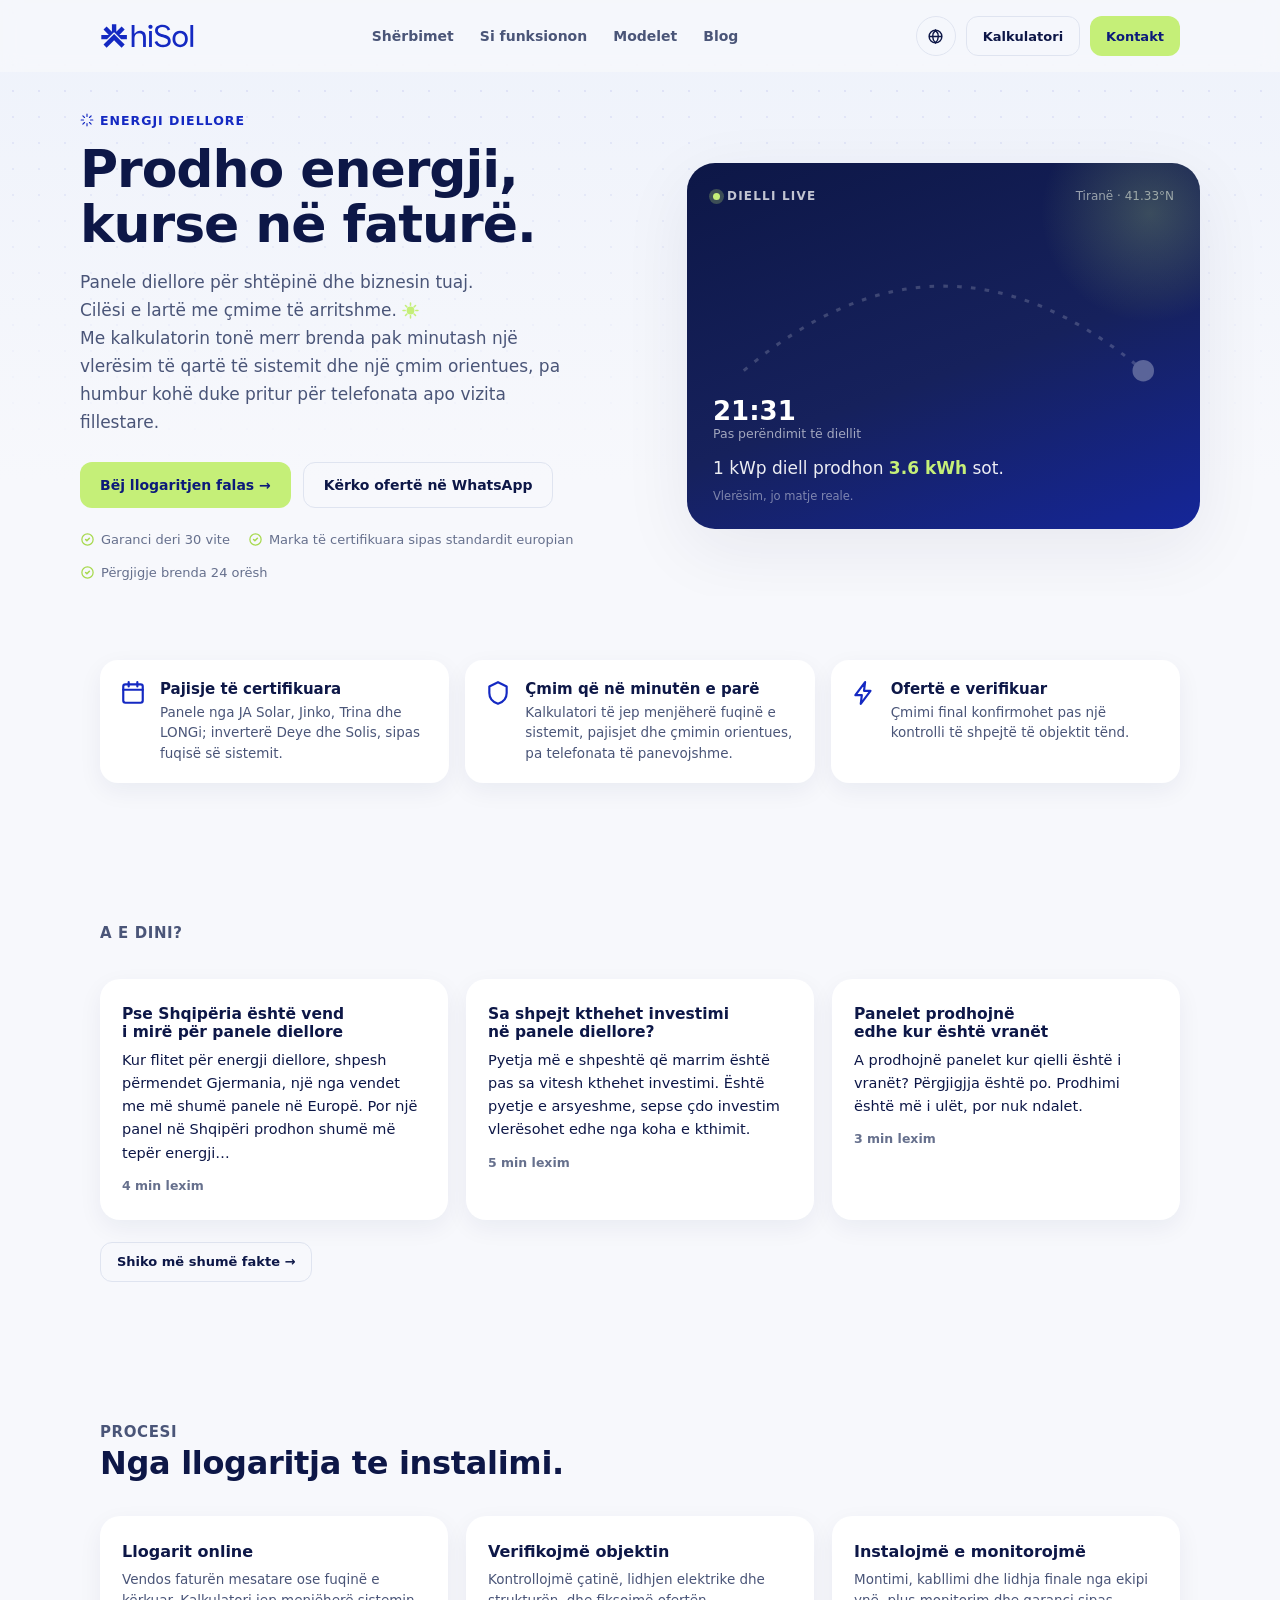
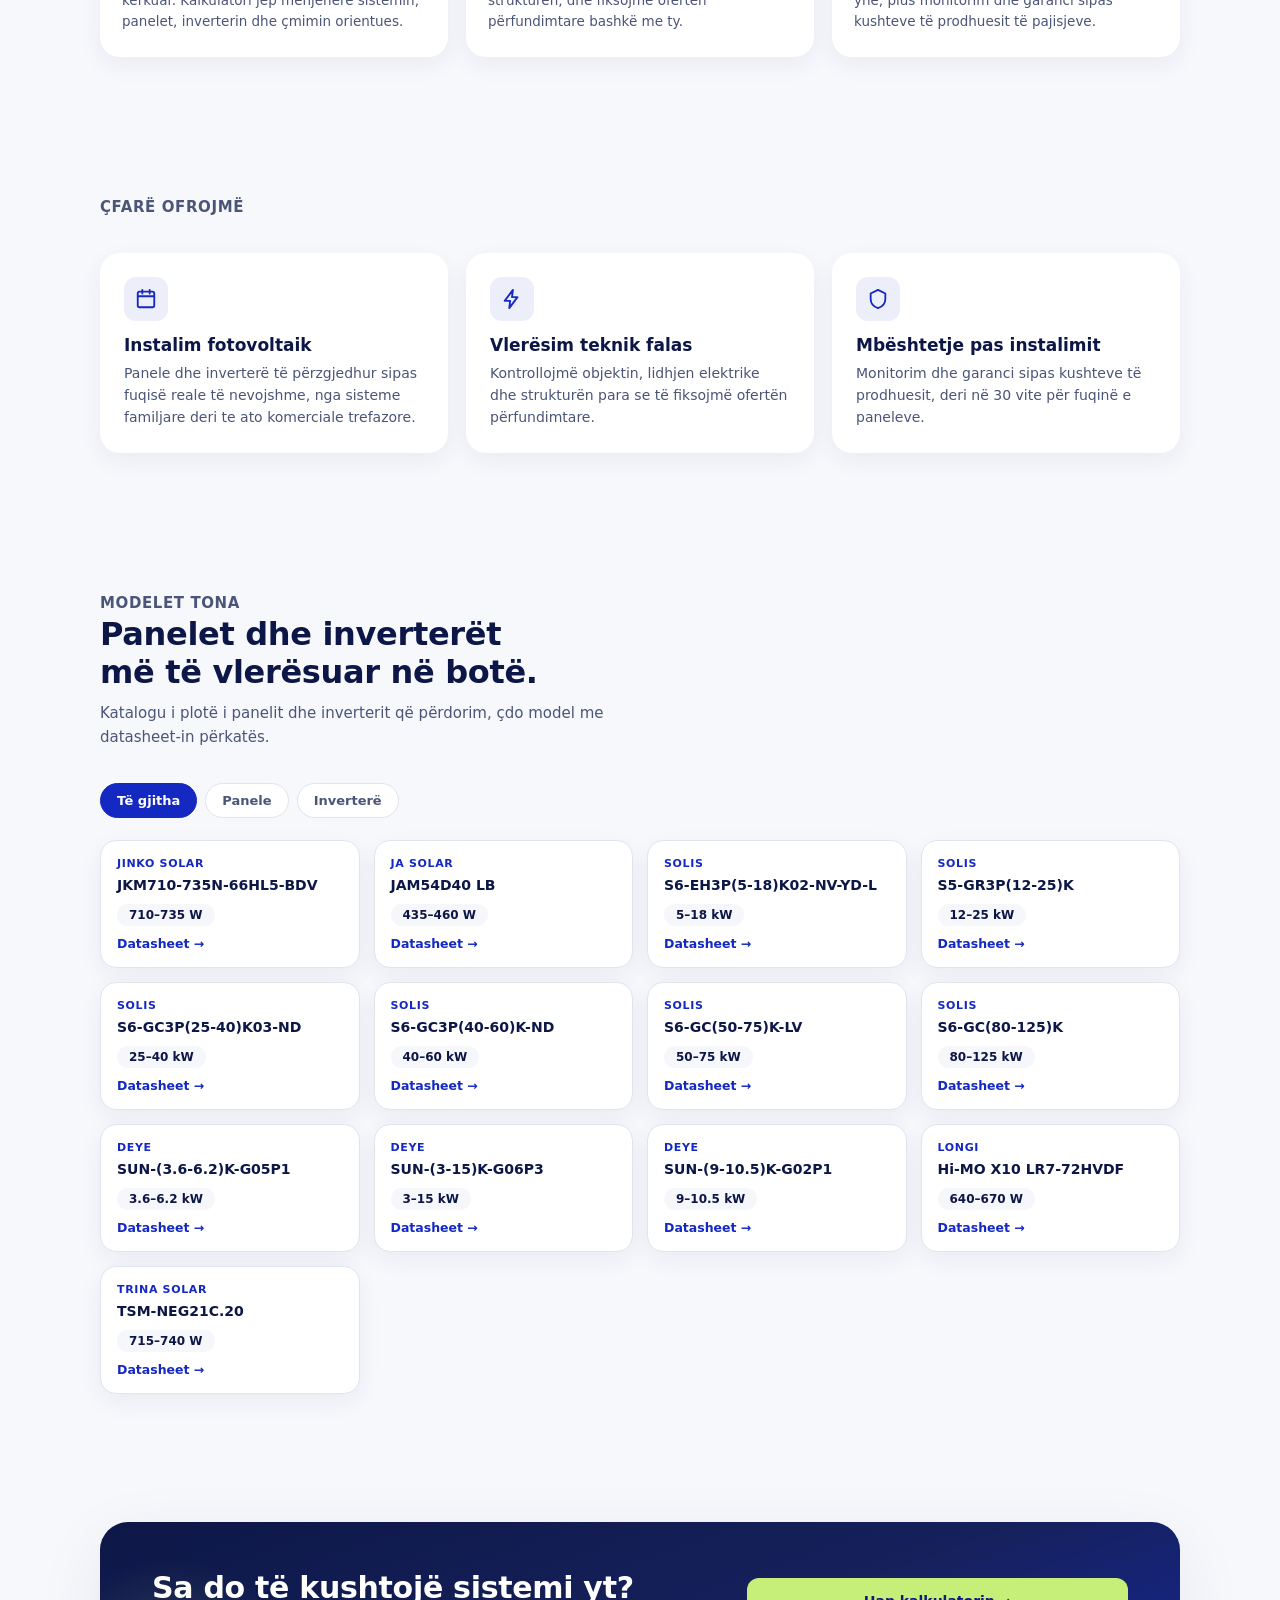
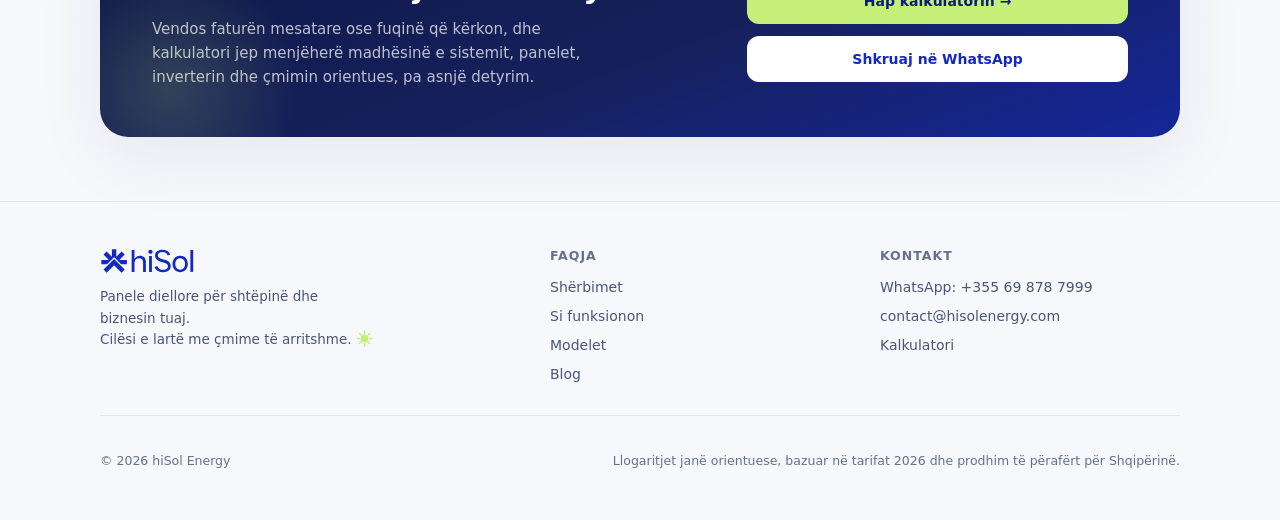
<file: index.html>
<!doctype html>
<html lang="sq">
<head>
<meta charset="utf-8" />
<meta name="viewport" content="width=device-width, initial-scale=1, viewport-fit=cover" />
<title>hiSol Energy</title>
<link rel="icon" href="kalkulatori/assets/favicon.svg" type="image/svg+xml" />
<link rel="apple-touch-icon" href="kalkulatori/assets/app-icon-180.png" />
<meta name="description" content="Sisteme fotovoltaike për shtëpi dhe biznese në Shqipëri. Llogarit, verifiko dhe instalo lehtësisht." />
<meta property="og:type" content="website" />
<meta property="og:url" content="https://hisolenergy.com/" />
<meta property="og:site_name" content="hiSol Energy" />
<meta property="og:title" content="hiSol — Panele diellore për shtëpinë dhe biznesin tuaj" />
<meta property="og:description" content="Llogarit fuqinë, panelet dhe çmimin orientues në më pak se një minutë." />
<meta property="og:image" content="https://hisolenergy.com/kalkulatori/assets/og-image.png" />
<meta property="og:image:width" content="1200" />
<meta property="og:image:height" content="630" />
<meta name="twitter:card" content="summary_large_image" />
<meta name="twitter:title" content="hiSol — Panele diellore për shtëpinë dhe biznesin tuaj" />
<meta name="twitter:description" content="Llogarit fuqinë, panelet dhe çmimin orientues në më pak se një minutë." />
<meta name="twitter:image" content="https://hisolenergy.com/kalkulatori/assets/og-image.png" />
<style>
:root {
  --blue: #1429c2;
  --blue-dark: #10229f;
  --navy: #0d1747;
  --lime: #c5ef78;
  --lime-dark: #a7d94d;
  --ink: #0d1747;
  --muted: #66708d;
  --muted-2: #4a5578;
  --border: #dfe4f0;
  --page-bg-1: #eef2fb;
  --page-bg-2: #f7f8fc;
  --surface: #ffffff;
  --surface-alt: #f6f7fb;
  --white: #ffffff;
  --shadow: 0 20px 70px rgba(22, 32, 77, 0.07);
  --shadow-sm: 0 8px 24px rgba(22, 32, 77, 0.06);
  --font: "Inter", ui-sans-serif, system-ui, -apple-system, "Segoe UI", sans-serif;
  --logo-color: var(--blue);
  --on-logo-color: #fff;
}
@media (prefers-color-scheme: dark) {
  :root:not([data-theme="light"]) {
    --ink: #eef1fb; --muted: #9aa3c7; --muted-2: #b6bedd;
    --border: rgba(255,255,255,0.12);
    --page-bg-1: #0a1130; --page-bg-2: #0d1538;
    --surface: #121a3e; --surface-alt: #0f1730; --white: #eef1fb;
    --shadow: 0 20px 70px rgba(0,0,0,0.35); --shadow-sm: 0 8px 24px rgba(0,0,0,0.3);
    --logo-color: var(--lime);
    --on-logo-color: #0c1a7a;
  }
}
:root[data-theme="dark"] {
  --ink: #eef1fb; --muted: #9aa3c7; --muted-2: #b6bedd;
  --border: rgba(255,255,255,0.12);
  --page-bg-1: #0a1130; --page-bg-2: #0d1538;
  --surface: #121a3e; --surface-alt: #0f1730; --white: #eef1fb;
  --shadow: 0 20px 70px rgba(0,0,0,0.35); --shadow-sm: 0 8px 24px rgba(0,0,0,0.3);
  --logo-color: var(--lime);
  --on-logo-color: #0c1a7a;
}
* { box-sizing: border-box; }
html, body {
  margin: 0; padding: 0;
  background: var(--page-bg-2);
  color: var(--ink); font-family: var(--font); -webkit-font-smoothing: antialiased;
}
img, svg { max-width: 100%; }
a { color: inherit; }
.wrap { max-width: 1120px; margin: 0 auto; padding: 0 20px; }
h1, h2, h3 { text-wrap: balance; }

.hero-bg {
  background: linear-gradient(180deg, var(--page-bg-1) 0%, var(--page-bg-2) 480px, var(--page-bg-2) 100%);
  position: relative;
  overflow: hidden;
}
.hero-bg::before {
  content: "";
  position: absolute; inset: 0;
  background-image: radial-gradient(rgba(20,41,194,0.09) 1.5px, transparent 1.5px);
  background-size: 26px 26px;
  -webkit-mask-image: linear-gradient(180deg, black, transparent 480px);
  mask-image: linear-gradient(180deg, black, transparent 480px);
  pointer-events: none;
}

.topbar { padding: 16px 0; position: sticky; top: 0; z-index: 20; background: color-mix(in srgb, var(--page-bg-2) 82%, transparent); backdrop-filter: blur(10px); transition: box-shadow 0.2s ease; }
.topbar.is-scrolled { box-shadow: 0 1px 0 var(--border), 0 8px 24px rgba(13,23,71,0.06); }
.topbar__inner { display: flex; align-items: center; justify-content: space-between; gap: 12px; position: relative; z-index: 1; }
.logo-mark { display: flex; align-items: center; gap: 10px; font-weight: 800; font-size: 21px; color: var(--logo-color); letter-spacing: -0.01em; text-decoration: none; }
.logo-mark svg { height: 26px; width: auto; }
.nav-center { display: none; gap: 26px; font-size: 14px; font-weight: 600; color: var(--muted-2); }
.nav-center a { text-decoration: none; }
.nav-center a:hover { color: var(--logo-color); }
@media (min-width: 860px) { .nav-center { display: flex; } }
.nav-links { display: flex; align-items: center; gap: 10px; }
.lang-toggle { appearance: none; border: 1px solid var(--border); background: transparent; color: var(--ink); cursor: pointer; }
.lang-toggle svg { width: 17px; height: 17px; }
.lang-toggle--icon { display: inline-flex; align-items: center; justify-content: center; width: 40px; height: 40px; border-radius: 50%; flex-shrink: 0; }
@media (max-width: 859px) { .lang-toggle--icon { display: none; } }
.lang-toggle--footer { display: none; align-items: center; gap: 5px; border: none; padding: 0; font-size: 12.5px; font-weight: 700; color: var(--muted); }
@media (max-width: 859px) { .lang-toggle--footer { display: inline-flex; } }

.btn { appearance: none; border: none; cursor: pointer; border-radius: 12px; font-family: var(--font); font-weight: 700; font-size: 14px; padding: 12px 20px; height: 46px; display: inline-flex; align-items: center; justify-content: center; gap: 8px; text-decoration: none; white-space: nowrap; transition: background 0.15s ease, border-color 0.15s ease, transform 0.1s ease; }
.btn:active { transform: scale(0.98); }
.btn--lime { background: var(--lime); color: #0c1a7a; }
.btn--lime:hover { background: var(--lime-dark); }
.btn--outline { background: transparent; border: 1px solid var(--border); color: var(--ink); }
.btn--outline:hover { border-color: var(--logo-color); color: var(--logo-color); }
.btn--white { background: #fff; color: var(--blue); }
.btn--white:hover { background: #eef1fd; }
.btn--sm { height: 40px; padding: 0 16px; font-size: 13px; }

.hero { padding: 40px 0 8px; display: grid; gap: 40px; grid-template-columns: 1fr; position: relative; z-index: 1; }
@media (min-width: 960px) { .hero { grid-template-columns: 1.05fr 0.95fr; align-items: center; padding: 40px 0 16px; } }
.eyebrow { display: inline-flex; align-items: center; gap: 6px; color: var(--logo-color); font-weight: 700; font-size: 12.5px; letter-spacing: 0.08em; margin: 0 0 14px; text-transform: uppercase; }
.hero h1 { font-size: clamp(32px, 5vw, 52px); line-height: 1.06; margin: 0 0 16px; letter-spacing: -0.02em; }
.hero h1 em { font-style: normal; }
.hero__lead { color: var(--muted-2); font-size: 17px; line-height: 1.65; margin: 0 0 26px; max-width: 46ch; }
.hero__actions { display: flex; flex-wrap: wrap; gap: 12px; margin-bottom: 24px; }
.hero__trust { display: flex; flex-wrap: wrap; gap: 18px; font-size: 13px; color: var(--muted); }
.hero__trust span { display: inline-flex; align-items: center; gap: 6px; }
.hero__trust svg { width: 15px; height: 15px; color: var(--lime-dark); }

.sun-card { background: linear-gradient(160deg, var(--navy) 0%, #16215c 55%, var(--blue) 130%); color: #fff; border-radius: 28px; padding: 26px; box-shadow: var(--shadow); position: relative; overflow: hidden; }
.sun-card::after { content: ""; position: absolute; top: -60px; right: -60px; width: 220px; height: 220px; border-radius: 50%; background: radial-gradient(circle, rgba(197,239,120,0.22), transparent 70%); pointer-events: none; }
.sun-card__head { display: flex; align-items: center; justify-content: space-between; margin-bottom: 4px; }
.sun-card__label { display: flex; align-items: center; gap: 7px; font-size: 12px; font-weight: 700; letter-spacing: 0.1em; color: rgba(255,255,255,0.75); text-transform: uppercase; }
.sun-card__dot { width: 7px; height: 7px; border-radius: 50%; background: var(--lime); box-shadow: 0 0 0 4px rgba(197,239,120,0.25); animation: pulse 2s ease-in-out infinite; }
@keyframes pulse { 0%,100% { opacity: 1; } 50% { opacity: 0.45; } }
.sun-card__loc { font-size: 12px; color: rgba(255,255,255,0.55); }
.sun-arc-wrap { margin: 14px 0 10px; }
.sun-arc-wrap svg { width: 100%; height: auto; display: block; }
.sun-card__time { font-size: 26px; font-weight: 800; margin: 2px 0 0; font-variant-numeric: tabular-nums; }
.sun-card__timelabel { font-size: 12.5px; color: rgba(255,255,255,0.6); margin: 0 0 14px; }
.sun-sentence { font-size: 17px; line-height: 1.6; margin: 8px 0 6px; color: rgba(255,255,255,0.92); }
.sun-sentence strong { color: var(--lime); font-weight: 800; font-variant-numeric: tabular-nums; }
.sun-card__note { margin: 4px 0 0; font-size: 11.5px; color: rgba(255,255,255,0.45); }

.stats-bar { position: relative; z-index: 1; display: grid; grid-template-columns: repeat(2, 1fr); gap: 1px; background: var(--border); border: 1px solid var(--border); border-radius: 20px; overflow: hidden; margin-top: 46px; }
@media (min-width: 720px) { .stats-bar { grid-template-columns: repeat(4, 1fr); } }
.stat-cell { background: var(--surface); padding: 22px 18px; text-align: center; }
.stat-cell__value { font-size: 26px; font-weight: 800; color: var(--blue); margin: 0 0 4px; letter-spacing: -0.01em; }
.stat-cell__label { font-size: 12px; color: var(--muted); margin: 0; line-height: 1.4; }

.section { padding-top: 64px; padding-bottom: 64px; }
.section-head { max-width: 560px; margin: 0 0 34px; }
.section-head--center { max-width: 640px; margin-left: auto; margin-right: auto; text-align: center; }
.section-label { font-size: 14.5px; font-weight: 700; letter-spacing: 0.04em; color: var(--logo-color); text-transform: uppercase; margin: 0 0 8px; }
.section-head h2 { font-size: clamp(24px, 3vw, 32px); margin: 0; letter-spacing: -0.01em; }
.section-head h2 .highlight-blue { background: var(--blue); color: #ffffff; border-radius: 12px; padding: 4px 12px; -webkit-box-decoration-break: clone; box-decoration-break: clone; }
.section-head p { color: var(--muted-2); font-size: 15px; line-height: 1.6; margin: 10px 0 0; }

.trust-strip { display: grid; grid-template-columns: repeat(auto-fit, minmax(220px, 1fr)); gap: 16px; }
.trust-item { background: var(--surface); border-radius: 18px; padding: 20px; box-shadow: var(--shadow-sm); display: flex; gap: 14px; align-items: flex-start; }
.trust-item svg { width: 26px; height: 26px; color: var(--logo-color); flex-shrink: 0; }
.trust-item h3 { font-size: 15px; margin: 0 0 4px; }
.trust-item p { font-size: 13.5px; color: var(--muted-2); margin: 0; line-height: 1.5; }

.facts-grid { display: grid; grid-template-columns: repeat(auto-fit, minmax(230px, 1fr)); gap: 18px; }
.fact-card { background: var(--surface); border-radius: 20px; padding: 26px 22px; box-shadow: var(--shadow-sm); position: relative; display: block; text-decoration: none; transition: box-shadow 0.15s ease, transform 0.15s ease; }
.fact-card:hover { box-shadow: 0 12px 30px rgba(22,32,77,0.1); transform: translateY(-1px); }
.fact-card__num { display: block; font-size: 13px; font-weight: 800; color: var(--lime-dark); margin-bottom: 10px; letter-spacing: 0.04em; }
.fact-card h3 { font-size: 15.5px; margin: 0 0 8px; }
.fact-card p { font-size: 14.5px; line-height: 1.6; color: var(--ink); margin: 0 0 10px; }
.fact-card__read { font-size: 12.5px; color: var(--muted); font-weight: 600; }

.steps { display: grid; grid-template-columns: repeat(auto-fit, minmax(230px, 1fr)); gap: 18px; counter-reset: step; }
.step-card { background: var(--surface); border-radius: 20px; padding: 26px 22px; box-shadow: var(--shadow-sm); position: relative; }
.step-card__num { display: inline-flex; align-items: center; justify-content: center; width: 34px; height: 34px; border-radius: 10px; background: var(--navy); color: var(--lime); font-weight: 800; font-size: 15px; margin-bottom: 16px; }
.step-card h3 { font-size: 16px; margin: 0 0 8px; }
.step-card p { font-size: 13.5px; color: var(--muted-2); line-height: 1.55; margin: 0; }

.services-grid { display: grid; grid-template-columns: repeat(auto-fit, minmax(260px, 1fr)); gap: 18px; }
.service-card { background: var(--surface); border-radius: 20px; padding: 24px; box-shadow: var(--shadow-sm); }
.service-card__icon { width: 44px; height: 44px; border-radius: 12px; background: rgba(20,41,194,0.08); display: flex; align-items: center; justify-content: center; margin-bottom: 14px; }
.service-card__icon svg { width: 22px; height: 22px; color: var(--logo-color); }
.service-card h3 { font-size: 17px; margin: 0 0 8px; }
.service-card p { font-size: 14px; color: var(--muted-2); line-height: 1.55; margin: 0; }

.product-tabs { display: flex; gap: 8px; margin-bottom: 22px; flex-wrap: wrap; }
.product-tab { border: 1px solid var(--border); background: var(--surface); color: var(--muted-2); border-radius: 999px; padding: 9px 16px; font-size: 13px; font-weight: 700; cursor: pointer; font-family: var(--font); }
.product-tab[aria-selected="true"] { background: var(--logo-color); border-color: var(--logo-color); color: var(--on-logo-color); }
.product-grid { display: grid; grid-template-columns: repeat(auto-fill, minmax(210px, 1fr)); gap: 14px; }
.product-card { background: var(--surface); border: 1px solid var(--border); border-radius: 16px; padding: 16px; box-shadow: var(--shadow-sm); }
.product-card__brand { font-size: 11px; font-weight: 700; letter-spacing: 0.06em; color: var(--logo-color); text-transform: uppercase; margin: 0; }
.product-card__model { font-size: 14px; font-weight: 700; color: var(--ink); margin: 6px 0 10px; line-height: 1.3; }
.product-card__power { display: inline-block; font-size: 12px; font-weight: 700; color: var(--ink); background: var(--surface-alt); border-radius: 999px; padding: 4px 12px; }
.product-card__datasheet { display: block; margin-top: 10px; font-size: 12.5px; font-weight: 700; color: var(--logo-color); text-decoration: none; }
.product-card__datasheet:hover { text-decoration: underline; }

.faq { max-width: 760px; margin: 0 auto; display: flex; flex-direction: column; gap: 12px; }
.faq-item { background: var(--surface); border: 1px solid var(--border); border-radius: 16px; overflow: hidden; }
.faq-item summary { list-style: none; cursor: pointer; padding: 18px 20px; font-weight: 700; font-size: 15px; display: flex; align-items: center; justify-content: space-between; gap: 12px; }
.faq-item summary::-webkit-details-marker { display: none; }
.faq-item summary::after { content: "+"; font-size: 20px; color: var(--logo-color); font-weight: 400; flex-shrink: 0; transition: transform 0.15s ease; }
.faq-item[open] summary::after { transform: rotate(45deg); }
.faq-item p { margin: 0; padding: 0 20px 18px; font-size: 14px; color: var(--muted-2); line-height: 1.6; }

.calc-cta { background: linear-gradient(160deg, var(--navy) 0%, #16215c 55%, var(--blue) 130%); border-radius: 28px; padding: 40px; color: #fff; display: grid; gap: 24px; grid-template-columns: 1fr; box-shadow: var(--shadow); position: relative; overflow: hidden; }
@media (min-width: 800px) { .calc-cta { grid-template-columns: 1.2fr 0.8fr; align-items: center; padding: 48px 52px; } }
.calc-cta::after { content: ""; position: absolute; bottom: -80px; left: -60px; width: 260px; height: 260px; border-radius: 50%; background: radial-gradient(circle, rgba(197,239,120,0.18), transparent 70%); pointer-events: none; }
.calc-cta h2 { font-size: clamp(22px, 3vw, 30px); margin: 0 0 12px; letter-spacing: -0.01em; }
.calc-cta p { font-size: 15px; color: rgba(255,255,255,0.72); line-height: 1.6; margin: 0; max-width: 46ch; }
.calc-cta__actions { display: flex; flex-direction: column; gap: 12px; }

.footer { padding: 46px 0 40px; border-top: 1px solid var(--border); }
.footer__top { display: grid; grid-template-columns: 1.4fr 1fr 1fr; gap: 30px; margin-bottom: 32px; }
@media (max-width: 700px) { .footer__top { grid-template-columns: 1fr; } }
.footer__brand p { font-size: 13.5px; color: var(--muted-2); line-height: 1.6; margin: 12px 0 0; max-width: 34ch; }
@media (max-width: 700px) { .footer__brand p { max-width: none; } }
.footer__col h4 { font-size: 12.5px; text-transform: uppercase; letter-spacing: 0.08em; color: var(--muted); margin: 0 0 14px; }
.footer__col ul { list-style: none; margin: 0; padding: 0; display: flex; flex-direction: column; gap: 10px; }
.footer__col a { text-decoration: none; font-size: 14px; color: var(--muted-2); }
.footer__col a:hover { color: var(--logo-color); }
.footer__bottom { display: flex; flex-wrap: wrap; justify-content: space-between; gap: 12px; padding-top: 24px; border-top: 1px solid var(--border); font-size: 12.5px; color: var(--muted); }

@media (max-width: 600px) {
  .wrap { padding: 0 24px; }
  .section { padding-top: 44px; padding-bottom: 44px; }
  .hero__actions { flex-direction: column; }
  .hero__actions .btn { width: 100%; }
  .calc-cta__actions .btn { width: 100%; }
}
</style>
</head>
<body>

<div class="hero-bg">
  <header class="topbar" id="topbar">
    <div class="wrap topbar__inner">
      <a class="logo-mark" href="#home">
        <svg xmlns="http://www.w3.org/2000/svg" viewBox="185.34 708.99 432.11 118.87" role="img" aria-label="hiSol">
<g fill="currentColor" fill-rule="nonzero">
<path d="M 298.238281 807.714844 L 284.066406 821.859375 L 259.808594 797.714844 L 249.804688 787.714844 L 239.804688 797.714844 L 239.804688 797.601562 L 215.542969 821.859375 L 201.398438 807.714844 L 225.660156 783.457031 L 225.574219 783.457031 L 249.804688 759.222656 L 274.035156 783.457031 L 273.953125 783.457031 Z M 298.238281 807.714844 "/>
<path d="M 308.269531 763.453125 L 308.269531 783.457031 L 282.09375 783.457031 L 253.835938 755.195312 L 249.804688 751.136719 L 245.777344 755.195312 L 217.515625 783.457031 L 191.34375 783.457031 L 191.34375 763.453125 L 225.660156 763.453125 L 201.398438 739.195312 L 215.542969 725.050781 L 239.804688 749.308594 L 239.804688 714.992188 L 259.808594 714.992188 L 259.808594 749.28125 L 284.09375 725.050781 L 298.238281 739.195312 L 273.980469 763.453125 Z M 308.269531 763.453125 "/>
<g transform="translate(320.1288,818.1987)"><path d="M 48.03125 -74.328125 C 56.414062 -74.328125 63.015625 -71.78125 67.828125 -66.6875 C 72.640625 -61.59375 75.046875 -53.660156 75.046875 -42.890625 L 75.046875 0 L 62.1875 0 L 62.1875 -42.171875 C 62.1875 -49.128906 60.660156 -54.320312 57.609375 -57.75 C 54.554688 -61.1875 50.21875 -62.90625 44.59375 -62.90625 C 40.3125 -62.90625 36.523438 -61.878906 33.234375 -59.828125 C 29.953125 -57.773438 27.40625 -55.03125 25.59375 -51.59375 C 23.78125 -48.164062 22.875 -44.3125 22.875 -40.03125 L 22.875 0 L 10 0 L 10 -100.0625 L 22.875 -100.0625 L 22.875 -77.484375 L 22.296875 -60.75 L 23.875 -60.75 C 26.539062 -65.226562 29.992188 -68.609375 34.234375 -70.890625 C 38.472656 -73.179688 43.070312 -74.328125 48.03125 -74.328125 Z M 48.03125 -74.328125 "/></g>
<g transform="translate(399.7485,818.1987)"><path d="M 16.4375 -82.90625 C 13.769531 -82.90625 11.484375 -83.785156 9.578125 -85.546875 C 7.671875 -87.316406 6.71875 -89.535156 6.71875 -92.203125 C 6.71875 -94.867188 7.671875 -97.082031 9.578125 -98.84375 C 11.484375 -100.613281 13.769531 -101.5 16.4375 -101.5 C 19.195312 -101.5 21.484375 -100.613281 23.296875 -98.84375 C 25.109375 -97.082031 26.015625 -94.867188 26.015625 -92.203125 C 26.015625 -89.535156 25.109375 -87.316406 23.296875 -85.546875 C 21.484375 -83.785156 19.195312 -82.90625 16.4375 -82.90625 Z M 22.875 0 L 10 0 L 10 -72.90625 L 22.875 -72.90625 Z M 22.875 0 "/></g>
<g transform="translate(427.9081,818.1987)"><path d="M 46.03125 1.421875 C 37.070312 1.421875 29.066406 -0.53125 22.015625 -4.4375 C 14.960938 -8.34375 10.003906 -14.296875 7.140625 -22.296875 L 18.734375 -26.453125 C 21.015625 -20.441406 24.75 -16.101562 29.9375 -13.4375 C 35.132812 -10.769531 40.5 -9.4375 46.03125 -9.4375 C 53.363281 -9.4375 58.863281 -10.984375 62.53125 -14.078125 C 66.207031 -17.179688 68.046875 -21.066406 68.046875 -25.734375 C 68.046875 -29.347656 66.972656 -32.25 64.828125 -34.4375 C 62.679688 -36.632812 59.867188 -38.445312 56.390625 -39.875 C 52.910156 -41.3125 49.070312 -42.597656 44.875 -43.734375 C 40.6875 -44.878906 36.519531 -46.164062 32.375 -47.59375 C 28.226562 -49.03125 24.414062 -50.867188 20.9375 -53.109375 C 17.457031 -55.347656 14.644531 -58.253906 12.5 -61.828125 C 10.363281 -65.398438 9.296875 -69.953125 9.296875 -75.484375 C 9.296875 -83.203125 12.34375 -89.46875 18.4375 -94.28125 C 24.539062 -99.09375 32.785156 -101.5 43.171875 -101.5 C 51.554688 -101.5 58.894531 -99.660156 65.1875 -95.984375 C 71.476562 -92.316406 75.957031 -86.722656 78.625 -79.203125 L 67.046875 -75.046875 C 64.953125 -80.671875 61.710938 -84.671875 57.328125 -87.046875 C 52.941406 -89.429688 48.222656 -90.625 43.171875 -90.625 C 36.304688 -90.625 31.0625 -89.144531 27.4375 -86.1875 C 23.820312 -83.238281 22.015625 -79.671875 22.015625 -75.484375 C 22.015625 -71.953125 23.085938 -69.085938 25.234375 -66.890625 C 27.378906 -64.703125 30.191406 -62.914062 33.671875 -61.53125 C 37.148438 -60.15625 40.984375 -58.894531 45.171875 -57.75 C 49.367188 -56.601562 53.539062 -55.316406 57.6875 -53.890625 C 61.832031 -52.460938 65.640625 -50.628906 69.109375 -48.390625 C 72.585938 -46.148438 75.398438 -43.21875 77.546875 -39.59375 C 79.691406 -35.976562 80.765625 -31.359375 80.765625 -25.734375 C 80.765625 -17.441406 77.644531 -10.84375 71.40625 -5.9375 C 65.164062 -1.03125 56.707031 1.421875 46.03125 1.421875 Z M 46.03125 1.421875 "/></g>
<g transform="translate(510.3867,818.1987)"><path d="M 41.453125 1.421875 C 34.210938 1.421875 27.96875 -0.242188 22.71875 -3.578125 C 17.476562 -6.910156 13.453125 -11.457031 10.640625 -17.21875 C 7.835938 -22.988281 6.4375 -29.398438 6.4375 -36.453125 C 6.4375 -43.597656 7.835938 -50.03125 10.640625 -55.75 C 13.453125 -61.46875 17.476562 -65.992188 22.71875 -69.328125 C 27.96875 -72.660156 34.210938 -74.328125 41.453125 -74.328125 C 48.703125 -74.328125 54.945312 -72.660156 60.1875 -69.328125 C 65.425781 -65.992188 69.453125 -61.46875 72.265625 -55.75 C 75.078125 -50.03125 76.484375 -43.597656 76.484375 -36.453125 C 76.484375 -29.398438 75.078125 -22.988281 72.265625 -17.21875 C 69.453125 -11.457031 65.425781 -6.910156 60.1875 -3.578125 C 54.945312 -0.242188 48.703125 1.421875 41.453125 1.421875 Z M 41.453125 -10 C 48.128906 -10 53.488281 -12.40625 57.53125 -17.21875 C 61.582031 -22.03125 63.609375 -28.441406 63.609375 -36.453125 C 63.609375 -44.460938 61.582031 -50.875 57.53125 -55.6875 C 53.488281 -60.5 48.128906 -62.90625 41.453125 -62.90625 C 34.785156 -62.90625 29.425781 -60.5 25.375 -55.6875 C 21.320312 -50.875 19.296875 -44.460938 19.296875 -36.453125 C 19.296875 -28.441406 21.320312 -22.03125 25.375 -17.21875 C 29.425781 -12.40625 34.785156 -10 41.453125 -10 Z M 41.453125 -10 "/></g>
<g transform="translate(588.5770,818.1987)"><path d="M 22.875 0 L 10 0 L 10 -100.0625 L 22.875 -100.0625 Z M 22.875 0 "/></g>
</g>
</svg></a>
      <nav class="nav-center">
        <a href="#sherbimet" data-i18n="nav.services">Shërbimet</a>
        <a href="#si-funksionon" data-i18n="nav.howItWorks">Si funksionon</a>
        <a href="#modelet" data-i18n="nav.models">Modelet</a>
        <a href="blog.html" data-i18n="nav.blog">Blog</a>
      </nav>
      <div class="nav-links">
        <button type="button" class="lang-toggle lang-toggle--icon" data-lang-toggle aria-label="Switch to English"><svg viewBox="0 0 24 24" fill="none" stroke="currentColor" stroke-width="2"><circle cx="12" cy="12" r="9"/><path d="M3 12h18M12 3c2.5 2.5 4 5.5 4 9s-1.5 6.5-4 9c-2.5-2.5-4-5.5-4-9s1.5-6.5 4-9Z"/></svg></button>
        <a class="btn btn--outline btn--sm" href="kalkulatori/" data-i18n="nav.calculator">Kalkulatori</a>
        <a class="btn btn--lime btn--sm" href="https://wa.me/355698787999?text=Pershendetje%2C%20jam%20i%20interesuar%20per%20te%20vendosur%20panele%20diellore." data-i18n="nav.contact">Kontakt</a>
      </div>
    </div>
  </header>

  <section class="wrap hero" id="home">
    <div>
      <p class="eyebrow">
        <svg width="14" height="14" viewBox="0 0 24 24" fill="none"><path d="M12 2v4M12 18v4M4.9 4.9l2.8 2.8M16.3 16.3l2.8 2.8M2 12h4M18 12h4M4.9 19.1l2.8-2.8M16.3 7.7l2.8-2.8" stroke="currentColor" stroke-width="2" stroke-linecap="round"/></svg>
        <span data-i18n="home.heroEyebrow">Energji diellore</span>
      </p>
      <h1 data-i18n="home.heroH1" data-i18n-html>Prodho energji,<br/>kurse në <em>faturë</em>.</h1>
      <p class="hero__lead"><span data-i18n="home.heroLead1">Panele diellore për shtëpinë dhe biznesin&nbsp;tuaj.</span><br/><span data-i18n="home.heroLead2">Cilësi e lartë me çmime të arritshme.</span> <svg width="17" height="17" viewBox="0 0 24 24" fill="none" style="vertical-align:-3px;"><circle cx="12" cy="12" r="5.5" fill="#c5ef78"/><g stroke="#c5ef78" stroke-width="2.2" stroke-linecap="round"><path d="M12 1.5v3"/><path d="M12 19.5v3"/><path d="M22.5 12h-3"/><path d="M4.5 12h-3"/><path d="M19.1 4.9l-2.1 2.1"/><path d="M7 17l-2.1 2.1"/><path d="M19.1 19.1l-2.1-2.1"/><path d="M7 7 4.9 4.9"/></g></svg><br/><span data-i18n="home.heroLead3">Me kalkulatorin tonë merr brenda pak minutash një vlerësim të qartë të sistemit dhe një çmim orientues, pa humbur kohë duke pritur për telefonata apo vizita fillestare.</span></p>
      <div class="hero__actions">
        <a class="btn btn--lime" href="kalkulatori/" data-i18n="home.ctaCalc">Bëj llogaritjen falas →</a>
        <a class="btn btn--outline" href="https://wa.me/355698787999?text=Pershendetje%2C%20jam%20i%20interesuar%20per%20te%20vendosur%20panele%20diellore." data-i18n="home.ctaWhatsapp">Kërko ofertë në WhatsApp</a>
      </div>
      <div class="hero__trust">
        <span><svg viewBox="0 0 24 24" fill="none"><path d="M9 12l2 2 4-4" stroke="currentColor" stroke-width="2.5" stroke-linecap="round" stroke-linejoin="round"/><circle cx="12" cy="12" r="9" stroke="currentColor" stroke-width="2"/></svg><span data-i18n="home.trust1">Garanci deri 30 vite</span></span>
        <span><svg viewBox="0 0 24 24" fill="none"><path d="M9 12l2 2 4-4" stroke="currentColor" stroke-width="2.5" stroke-linecap="round" stroke-linejoin="round"/><circle cx="12" cy="12" r="9" stroke="currentColor" stroke-width="2"/></svg><span data-i18n="home.trust2">Marka të certifikuara sipas standardit europian</span></span>
        <span><svg viewBox="0 0 24 24" fill="none"><path d="M9 12l2 2 4-4" stroke="currentColor" stroke-width="2.5" stroke-linecap="round" stroke-linejoin="round"/><circle cx="12" cy="12" r="9" stroke="currentColor" stroke-width="2"/></svg><span data-i18n="home.trust3">Përgjigje brenda 24 orësh</span></span>
      </div>
    </div>

    <div class="sun-card">
      <div class="sun-card__head">
        <span class="sun-card__label"><span class="sun-card__dot"></span><span data-i18n="home.sunLabel">Dielli live</span></span>
        <span class="sun-card__loc" data-i18n="home.sunLoc">Tiranë · 41.33°N</span>
      </div>
      <div class="sun-arc-wrap">
        <svg viewBox="0 0 300 110" id="sunArc">
          <path d="M 20 100 Q 150 -10 280 100" fill="none" stroke="rgba(255,255,255,0.18)" stroke-width="2" stroke-dasharray="3 6"/>
          <circle id="sunDot" cx="20" cy="100" r="7" fill="#c5ef78"/>
        </svg>
      </div>
      <p class="sun-card__time" id="sunTime">--:--</p>
      <p class="sun-card__timelabel" id="sunPhase">Duke ngarkuar…</p>
      <p class="sun-sentence"><span data-i18n="home.sunSentence1">1 kWp diell prodhon</span> <strong id="sunPerKwp">— kWh</strong> <span data-i18n="home.sunSentence2">sot.</span></p>
      <p class="sun-card__note" id="sunNote">Vlerësim, jo matje reale.</p>
    </div>
  </section>
</div>

<main>
  <section class="wrap section">
    <div class="trust-strip">
      <div class="trust-item">
        <svg viewBox="0 0 24 24" fill="none"><rect x="3" y="4" width="18" height="17" rx="2" stroke="currentColor" stroke-width="2"/><path d="M3 9h18M8 2v4M16 2v4" stroke="currentColor" stroke-width="2" stroke-linecap="round"/></svg>
        <div><h3 data-i18n="home.trustTitle1">Pajisje të certifikuara</h3><p data-i18n="home.trustBody1">Panele nga JA Solar, Jinko, Trina dhe LONGi; inverterë Deye dhe Solis, sipas fuqisë së sistemit.</p></div>
      </div>
      <div class="trust-item">
        <svg viewBox="0 0 24 24" fill="none"><path d="M12 2 4 6v6c0 5 3.5 8.5 8 10 4.5-1.5 8-5 8-10V6l-8-4Z" stroke="currentColor" stroke-width="2" stroke-linejoin="round"/></svg>
        <div><h3 data-i18n="home.trustTitle2">Çmim që në minutën e parë</h3><p data-i18n="home.trustBody2">Kalkulatori të jep menjëherë fuqinë e sistemit, pajisjet dhe çmimin orientues, pa telefonata të panevojshme.</p></div>
      </div>
      <div class="trust-item">
        <svg viewBox="0 0 24 24" fill="none"><path d="M13 2 4 14h6l-1 8 9-12h-6l1-8Z" stroke="currentColor" stroke-width="2" stroke-linejoin="round"/></svg>
        <div><h3 data-i18n="home.trustTitle3">Ofertë e verifikuar</h3><p data-i18n="home.trustBody3">Çmimi final konfirmohet pas një kontrolli të shpejtë të objektit tënd.</p></div>
      </div>
    </div>
  </section>

  <section class="wrap section" id="fakte">
    <div class="section-head">
      <p class="section-label" data-i18n="home.factsLabel">A e dini?</p>
    </div>
    <div class="facts-grid">
      <a class="fact-card" href="blog.html#a5">
        <h3 data-i18n="home.blogTeaser1Title">Pse Shqipëria është vend i mirë për panele diellore</h3>
        <p data-i18n="home.blogTeaser1Body">Kur flitet për energji diellore, shpesh përmendet Gjermania, një nga vendet me më shumë panele në Europë. Por një panel në Shqipëri prodhon shumë më tepër energji…</p>
        <span class="fact-card__read" data-i18n="home.blogTeaser1Read">4 min lexim</span>
      </a>
      <a class="fact-card" href="blog.html#a1">
        <h3 data-i18n="home.blogTeaser2Title">Sa shpejt kthehet investimi në panele diellore?</h3>
        <p data-i18n="home.blogTeaser2Body">Pyetja më e shpeshtë që marrim është pas sa vitesh kthehet investimi. Është pyetje e arsyeshme, sepse çdo investim vlerësohet edhe nga koha e kthimit.</p>
        <span class="fact-card__read" data-i18n="home.blogTeaser2Read">5 min lexim</span>
      </a>
      <a class="fact-card" href="blog.html#a8">
        <h3 data-i18n="home.blogTeaser3Title">Panelet prodhojnë edhe kur është vranët</h3>
        <p data-i18n="home.blogTeaser3Body">A prodhojnë panelet kur qielli është i vranët? Përgjigjja është po. Prodhimi është më i ulët, por nuk ndalet.</p>
        <span class="fact-card__read" data-i18n="home.blogTeaser3Read">3 min lexim</span>
      </a>
    </div>
    <a class="btn btn--outline btn--sm" href="blog.html" style="margin-top: 22px;" data-i18n="home.moreFacts">Shiko më shumë fakte →</a>
  </section>

  <section class="wrap section" id="si-funksionon">
    <div class="section-head">
      <p class="section-label" data-i18n="home.processLabel">Procesi</p>
      <h2 data-i18n="home.processTitle">Nga llogaritja te instalimi.</h2>
    </div>
    <div class="steps">
      <div class="step-card">
        <h3 data-i18n="home.step1Title">Llogarit online</h3>
        <p data-i18n="home.step1Body">Vendos faturën mesatare ose fuqinë e kërkuar. Kalkulatori jep menjëherë sistemin, panelet, inverterin dhe çmimin orientues.</p>
      </div>
      <div class="step-card">
        <h3 data-i18n="home.step2Title">Verifikojmë objektin</h3>
        <p data-i18n="home.step2Body">Kontrollojmë çatinë, lidhjen elektrike dhe strukturën, dhe fiksojmë ofertën përfundimtare bashkë me ty.</p>
      </div>
      <div class="step-card">
        <h3 data-i18n="home.step3Title">Instalojmë e monitorojmë</h3>
        <p data-i18n="home.step3Body">Montimi, kabllimi dhe lidhja finale nga ekipi ynë, plus monitorim dhe garanci sipas kushteve të prodhuesit të pajisjeve.</p>
      </div>
    </div>
  </section>

  <section class="wrap section" id="sherbimet">
    <div class="section-head">
      <p class="section-label" data-i18n="home.servicesLabel">Çfarë ofrojmë</p>
    </div>
    <div class="services-grid">
      <div class="service-card">
        <div class="service-card__icon"><svg viewBox="0 0 24 24" fill="none"><rect x="3" y="4" width="18" height="17" rx="2" stroke="currentColor" stroke-width="2"/><path d="M3 9h18M8 2v4M16 2v4" stroke="currentColor" stroke-width="2" stroke-linecap="round"/></svg></div>
        <h3 data-i18n="home.service1Title">Instalim fotovoltaik</h3>
        <p data-i18n="home.service1Body">Panele dhe inverterë të përzgjedhur sipas fuqisë reale të nevojshme, nga sisteme familjare deri te ato komerciale trefazore.</p>
      </div>
      <div class="service-card">
        <div class="service-card__icon"><svg viewBox="0 0 24 24" fill="none"><path d="M13 2 4 14h6l-1 8 9-12h-6l1-8Z" stroke="currentColor" stroke-width="2" stroke-linejoin="round"/></svg></div>
        <h3 data-i18n="home.service2Title">Vlerësim teknik falas</h3>
        <p data-i18n="home.service2Body">Kontrollojmë objektin, lidhjen elektrike dhe strukturën para se të fiksojmë ofertën përfundimtare.</p>
      </div>
      <div class="service-card">
        <div class="service-card__icon"><svg viewBox="0 0 24 24" fill="none"><path d="M12 2 4 6v6c0 5 3.5 8.5 8 10 4.5-1.5 8-5 8-10V6l-8-4Z" stroke="currentColor" stroke-width="2" stroke-linejoin="round"/></svg></div>
        <h3 data-i18n="home.service3Title">Mbështetje pas instalimit</h3>
        <p data-i18n="home.service3Body">Monitorim dhe garanci sipas kushteve të prodhuesit, deri në 30 vite për fuqinë e paneleve.</p>
      </div>
    </div>
  </section>

  <section class="wrap section" id="modelet">
    <div class="section-head">
      <p class="section-label" data-i18n="home.modelsLabel">Modelet tona</p>
      <h2 data-i18n="home.modelsTitle">Panelet dhe inverterët më të vlerësuar në botë.</h2>
      <p data-i18n="home.modelsLead">Katalogu i plotë i panelit dhe inverterit që përdorim, çdo model me datasheet-in përkatës.</p>
    </div>
    <div class="product-tabs" role="tablist">
      <button class="product-tab" role="tab" aria-selected="true" data-filter="all" data-i18n="home.tabAll">Të gjitha</button>
      <button class="product-tab" role="tab" aria-selected="false" data-filter="panel" data-i18n="home.tabPanels">Panele</button>
      <button class="product-tab" role="tab" aria-selected="false" data-filter="inverter" data-i18n="home.tabInverters">Inverterë</button>
    </div>
    <div class="product-grid" id="productGrid">
      <div class="product-card" data-type="panel"><p class="product-card__brand">Jinko Solar</p><p class="product-card__model">JKM710-735N-66HL5-BDV</p><span class="product-card__power">710–735 W</span><a class="product-card__datasheet" href="kalkulatori/datasheets/jinko-solar-730w.pdf" target="_blank" rel="noopener" data-i18n="home.datasheet">Datasheet →</a></div>
      <div class="product-card" data-type="panel"><p class="product-card__brand">JA Solar</p><p class="product-card__model">JAM54D40 LB</p><span class="product-card__power">435–460 W</span><a class="product-card__datasheet" href="kalkulatori/datasheets/ja-solar-jam54d40-460w.pdf" target="_blank" rel="noopener" data-i18n="home.datasheet">Datasheet →</a></div>
      <div class="product-card" data-type="inverter"><p class="product-card__brand">Solis</p><p class="product-card__model">S6-EH3P(5-18)K02-NV-YD-L</p><span class="product-card__power">5–18 kW</span><a class="product-card__datasheet" href="kalkulatori/datasheets/solis-eh3p-15-18kw-parallel.pdf" target="_blank" rel="noopener" data-i18n="home.datasheet">Datasheet →</a></div>
      <div class="product-card" data-type="inverter"><p class="product-card__brand">Solis</p><p class="product-card__model">S5-GR3P(12-25)K</p><span class="product-card__power">12–25 kW</span><a class="product-card__datasheet" href="kalkulatori/datasheets/solis-gr3p-12-25kw.pdf" target="_blank" rel="noopener" data-i18n="home.datasheet">Datasheet →</a></div>
      <div class="product-card" data-type="inverter"><p class="product-card__brand">Solis</p><p class="product-card__model">S6-GC3P(25-40)K03-ND</p><span class="product-card__power">25–40 kW</span><a class="product-card__datasheet" href="kalkulatori/datasheets/solis-gc3p-25-40kw.pdf" target="_blank" rel="noopener" data-i18n="home.datasheet">Datasheet →</a></div>
      <div class="product-card" data-type="inverter"><p class="product-card__brand">Solis</p><p class="product-card__model">S6-GC3P(40-60)K-ND</p><span class="product-card__power">40–60 kW</span><a class="product-card__datasheet" href="kalkulatori/datasheets/solis-gc3p-40-60kw.pdf" target="_blank" rel="noopener" data-i18n="home.datasheet">Datasheet →</a></div>
      <div class="product-card" data-type="inverter"><p class="product-card__brand">Solis</p><p class="product-card__model">S6-GC(50-75)K-LV</p><span class="product-card__power">50–75 kW</span><a class="product-card__datasheet" href="kalkulatori/datasheets/solis-trefazor-50-75kw.pdf" target="_blank" rel="noopener" data-i18n="home.datasheet">Datasheet →</a></div>
      <div class="product-card" data-type="inverter"><p class="product-card__brand">Solis</p><p class="product-card__model">S6-GC(80-125)K</p><span class="product-card__power">80–125 kW</span><a class="product-card__datasheet" href="kalkulatori/datasheets/solis-trefazor-80-125kw.pdf" target="_blank" rel="noopener" data-i18n="home.datasheet">Datasheet →</a></div>
      <div class="product-card" data-type="inverter"><p class="product-card__brand">Deye</p><p class="product-card__model">SUN-(3.6-6.2)K-G05P1</p><span class="product-card__power">3.6–6.2 kW</span><a class="product-card__datasheet" href="kalkulatori/datasheets/deye-mono-3.6-6.2kw.pdf" target="_blank" rel="noopener" data-i18n="home.datasheet">Datasheet →</a></div>
      <div class="product-card" data-type="inverter"><p class="product-card__brand">Deye</p><p class="product-card__model">SUN-(3-15)K-G06P3</p><span class="product-card__power">3–15 kW</span><a class="product-card__datasheet" href="kalkulatori/datasheets/deye-trefazor-3-15kw.pdf" target="_blank" rel="noopener" data-i18n="home.datasheet">Datasheet →</a></div>
      <div class="product-card" data-type="inverter"><p class="product-card__brand">Deye</p><p class="product-card__model">SUN-(9-10.5)K-G02P1</p><span class="product-card__power">9–10.5 kW</span><a class="product-card__datasheet" href="kalkulatori/datasheets/deye-mono-9-10.5kw.pdf" target="_blank" rel="noopener" data-i18n="home.datasheet">Datasheet →</a></div>
      <div class="product-card" data-type="panel"><p class="product-card__brand">LONGi</p><p class="product-card__model">Hi-MO X10 LR7-72HVDF</p><span class="product-card__power">640–670 W</span><a class="product-card__datasheet" href="kalkulatori/datasheets/longi-lr7-72hvdf-640-670w.pdf" target="_blank" rel="noopener" data-i18n="home.datasheet">Datasheet →</a></div>
      <div class="product-card" data-type="panel"><p class="product-card__brand">Trina Solar</p><p class="product-card__model">TSM-NEG21C.20</p><span class="product-card__power">715–740 W</span><a class="product-card__datasheet" href="kalkulatori/datasheets/trina-solar-tsm-neg21c20-740w.pdf" target="_blank" rel="noopener" data-i18n="home.datasheet">Datasheet →</a></div>
    </div>
  </section>

  <section class="wrap section" id="kalkulatori">
    <div class="calc-cta">
      <div>
        <h2 data-i18n="home.calcCtaTitle">Sa do të kushtojë sistemi yt?</h2>
        <p data-i18n="home.calcCtaBody">Vendos faturën mesatare ose fuqinë që kërkon, dhe kalkulatori jep menjëherë madhësinë e sistemit, panelet, inverterin dhe çmimin orientues, pa asnjë detyrim.</p>
      </div>
      <div class="calc-cta__actions">
        <a class="btn btn--lime" href="kalkulatori/" data-i18n="home.calcOpen">Hap kalkulatorin →</a>
        <a class="btn btn--white" href="https://wa.me/355698787999?text=Pershendetje%2C%20jam%20i%20interesuar%20per%20te%20vendosur%20panele%20diellore." data-i18n="home.calcWhatsapp">Shkruaj në WhatsApp</a>
      </div>
    </div>
  </section>
</main>

<footer class="footer">
  <div class="wrap">
    <div class="footer__top">
      <div class="footer__brand">
        <a class="logo-mark" href="#home">
          <svg xmlns="http://www.w3.org/2000/svg" viewBox="185.34 708.99 432.11 118.87" role="img" aria-label="hiSol">
<g fill="currentColor" fill-rule="nonzero">
<path d="M 298.238281 807.714844 L 284.066406 821.859375 L 259.808594 797.714844 L 249.804688 787.714844 L 239.804688 797.714844 L 239.804688 797.601562 L 215.542969 821.859375 L 201.398438 807.714844 L 225.660156 783.457031 L 225.574219 783.457031 L 249.804688 759.222656 L 274.035156 783.457031 L 273.953125 783.457031 Z M 298.238281 807.714844 "/>
<path d="M 308.269531 763.453125 L 308.269531 783.457031 L 282.09375 783.457031 L 253.835938 755.195312 L 249.804688 751.136719 L 245.777344 755.195312 L 217.515625 783.457031 L 191.34375 783.457031 L 191.34375 763.453125 L 225.660156 763.453125 L 201.398438 739.195312 L 215.542969 725.050781 L 239.804688 749.308594 L 239.804688 714.992188 L 259.808594 714.992188 L 259.808594 749.28125 L 284.09375 725.050781 L 298.238281 739.195312 L 273.980469 763.453125 Z M 308.269531 763.453125 "/>
<g transform="translate(320.1288,818.1987)"><path d="M 48.03125 -74.328125 C 56.414062 -74.328125 63.015625 -71.78125 67.828125 -66.6875 C 72.640625 -61.59375 75.046875 -53.660156 75.046875 -42.890625 L 75.046875 0 L 62.1875 0 L 62.1875 -42.171875 C 62.1875 -49.128906 60.660156 -54.320312 57.609375 -57.75 C 54.554688 -61.1875 50.21875 -62.90625 44.59375 -62.90625 C 40.3125 -62.90625 36.523438 -61.878906 33.234375 -59.828125 C 29.953125 -57.773438 27.40625 -55.03125 25.59375 -51.59375 C 23.78125 -48.164062 22.875 -44.3125 22.875 -40.03125 L 22.875 0 L 10 0 L 10 -100.0625 L 22.875 -100.0625 L 22.875 -77.484375 L 22.296875 -60.75 L 23.875 -60.75 C 26.539062 -65.226562 29.992188 -68.609375 34.234375 -70.890625 C 38.472656 -73.179688 43.070312 -74.328125 48.03125 -74.328125 Z M 48.03125 -74.328125 "/></g>
<g transform="translate(399.7485,818.1987)"><path d="M 16.4375 -82.90625 C 13.769531 -82.90625 11.484375 -83.785156 9.578125 -85.546875 C 7.671875 -87.316406 6.71875 -89.535156 6.71875 -92.203125 C 6.71875 -94.867188 7.671875 -97.082031 9.578125 -98.84375 C 11.484375 -100.613281 13.769531 -101.5 16.4375 -101.5 C 19.195312 -101.5 21.484375 -100.613281 23.296875 -98.84375 C 25.109375 -97.082031 26.015625 -94.867188 26.015625 -92.203125 C 26.015625 -89.535156 25.109375 -87.316406 23.296875 -85.546875 C 21.484375 -83.785156 19.195312 -82.90625 16.4375 -82.90625 Z M 22.875 0 L 10 0 L 10 -72.90625 L 22.875 -72.90625 Z M 22.875 0 "/></g>
<g transform="translate(427.9081,818.1987)"><path d="M 46.03125 1.421875 C 37.070312 1.421875 29.066406 -0.53125 22.015625 -4.4375 C 14.960938 -8.34375 10.003906 -14.296875 7.140625 -22.296875 L 18.734375 -26.453125 C 21.015625 -20.441406 24.75 -16.101562 29.9375 -13.4375 C 35.132812 -10.769531 40.5 -9.4375 46.03125 -9.4375 C 53.363281 -9.4375 58.863281 -10.984375 62.53125 -14.078125 C 66.207031 -17.179688 68.046875 -21.066406 68.046875 -25.734375 C 68.046875 -29.347656 66.972656 -32.25 64.828125 -34.4375 C 62.679688 -36.632812 59.867188 -38.445312 56.390625 -39.875 C 52.910156 -41.3125 49.070312 -42.597656 44.875 -43.734375 C 40.6875 -44.878906 36.519531 -46.164062 32.375 -47.59375 C 28.226562 -49.03125 24.414062 -50.867188 20.9375 -53.109375 C 17.457031 -55.347656 14.644531 -58.253906 12.5 -61.828125 C 10.363281 -65.398438 9.296875 -69.953125 9.296875 -75.484375 C 9.296875 -83.203125 12.34375 -89.46875 18.4375 -94.28125 C 24.539062 -99.09375 32.785156 -101.5 43.171875 -101.5 C 51.554688 -101.5 58.894531 -99.660156 65.1875 -95.984375 C 71.476562 -92.316406 75.957031 -86.722656 78.625 -79.203125 L 67.046875 -75.046875 C 64.953125 -80.671875 61.710938 -84.671875 57.328125 -87.046875 C 52.941406 -89.429688 48.222656 -90.625 43.171875 -90.625 C 36.304688 -90.625 31.0625 -89.144531 27.4375 -86.1875 C 23.820312 -83.238281 22.015625 -79.671875 22.015625 -75.484375 C 22.015625 -71.953125 23.085938 -69.085938 25.234375 -66.890625 C 27.378906 -64.703125 30.191406 -62.914062 33.671875 -61.53125 C 37.148438 -60.15625 40.984375 -58.894531 45.171875 -57.75 C 49.367188 -56.601562 53.539062 -55.316406 57.6875 -53.890625 C 61.832031 -52.460938 65.640625 -50.628906 69.109375 -48.390625 C 72.585938 -46.148438 75.398438 -43.21875 77.546875 -39.59375 C 79.691406 -35.976562 80.765625 -31.359375 80.765625 -25.734375 C 80.765625 -17.441406 77.644531 -10.84375 71.40625 -5.9375 C 65.164062 -1.03125 56.707031 1.421875 46.03125 1.421875 Z M 46.03125 1.421875 "/></g>
<g transform="translate(510.3867,818.1987)"><path d="M 41.453125 1.421875 C 34.210938 1.421875 27.96875 -0.242188 22.71875 -3.578125 C 17.476562 -6.910156 13.453125 -11.457031 10.640625 -17.21875 C 7.835938 -22.988281 6.4375 -29.398438 6.4375 -36.453125 C 6.4375 -43.597656 7.835938 -50.03125 10.640625 -55.75 C 13.453125 -61.46875 17.476562 -65.992188 22.71875 -69.328125 C 27.96875 -72.660156 34.210938 -74.328125 41.453125 -74.328125 C 48.703125 -74.328125 54.945312 -72.660156 60.1875 -69.328125 C 65.425781 -65.992188 69.453125 -61.46875 72.265625 -55.75 C 75.078125 -50.03125 76.484375 -43.597656 76.484375 -36.453125 C 76.484375 -29.398438 75.078125 -22.988281 72.265625 -17.21875 C 69.453125 -11.457031 65.425781 -6.910156 60.1875 -3.578125 C 54.945312 -0.242188 48.703125 1.421875 41.453125 1.421875 Z M 41.453125 -10 C 48.128906 -10 53.488281 -12.40625 57.53125 -17.21875 C 61.582031 -22.03125 63.609375 -28.441406 63.609375 -36.453125 C 63.609375 -44.460938 61.582031 -50.875 57.53125 -55.6875 C 53.488281 -60.5 48.128906 -62.90625 41.453125 -62.90625 C 34.785156 -62.90625 29.425781 -60.5 25.375 -55.6875 C 21.320312 -50.875 19.296875 -44.460938 19.296875 -36.453125 C 19.296875 -28.441406 21.320312 -22.03125 25.375 -17.21875 C 29.425781 -12.40625 34.785156 -10 41.453125 -10 Z M 41.453125 -10 "/></g>
<g transform="translate(588.5770,818.1987)"><path d="M 22.875 0 L 10 0 L 10 -100.0625 L 22.875 -100.0625 Z M 22.875 0 "/></g>
</g>
</svg></a>
        <p><span data-i18n="home.footerTagline1">Panele diellore për shtëpinë dhe biznesin&nbsp;tuaj.</span><br/><span data-i18n="home.footerTagline2">Cilësi e lartë me çmime të arritshme.</span> <svg width="17" height="17" viewBox="0 0 24 24" fill="none" style="vertical-align:-3px;"><circle cx="12" cy="12" r="5.5" fill="#c5ef78"/><g stroke="#c5ef78" stroke-width="2.2" stroke-linecap="round"><path d="M12 1.5v3"/><path d="M12 19.5v3"/><path d="M22.5 12h-3"/><path d="M4.5 12h-3"/><path d="M19.1 4.9l-2.1 2.1"/><path d="M7 17l-2.1 2.1"/><path d="M19.1 19.1l-2.1-2.1"/><path d="M7 7 4.9 4.9"/></g></svg></p>
      </div>
      <div class="footer__col">
        <h4 data-i18n="home.footerPage">Faqja</h4>
        <ul>
          <li><a href="#sherbimet" data-i18n="nav.services">Shërbimet</a></li>
          <li><a href="#si-funksionon" data-i18n="nav.howItWorks">Si funksionon</a></li>
          <li><a href="#modelet" data-i18n="nav.models">Modelet</a></li>
          <li><a href="blog.html" data-i18n="nav.blog">Blog</a></li>
        </ul>
      </div>
      <div class="footer__col">
        <h4 data-i18n="home.footerContact">Kontakt</h4>
        <ul>
          <li><a href="https://wa.me/355698787999">WhatsApp: +355 69 878 7999</a></li>
          <li><a href="mailto:contact@hisolenergy.com">contact@hisolenergy.com</a></li>
          <li><a href="kalkulatori/" data-i18n="home.footerCalculator">Kalkulatori</a></li>
        </ul>
      </div>
    </div>
    <div class="footer__bottom">
      <div style="display: flex; align-items: center; gap: 16px;">
        <p>© 2026 hiSol Energy</p>
        <button type="button" class="lang-toggle lang-toggle--footer" data-lang-toggle aria-label="Switch to English"><svg viewBox="0 0 24 24" fill="none" stroke="currentColor" stroke-width="2.2"><circle cx="12" cy="12" r="9"/><path d="M3 12h18M12 3c2.5 2.5 4 5.5 4 9s-1.5 6.5-4 9c-2.5-2.5-4-5.5-4-9s1.5-6.5 4-9Z"/></svg><span data-lang-toggle-text>EN</span></button>
      </div>
      <p data-i18n="home.footerDisclaimer">Llogaritjet janë orientuese, bazuar në tarifat 2026 dhe prodhim të përafërt për Shqipërinë.</p>
    </div>
  </div>
</footer>

<script src="i18n.js"></script>
<script>
function sunTimes(lat, dayOfYear) {
  var rad = Math.PI / 180;
  var decl = 23.44 * Math.sin(rad * (360 / 365) * (dayOfYear - 81));
  var latRad = lat * rad, declRad = decl * rad;
  var cosH = -Math.tan(latRad) * Math.tan(declRad);
  cosH = Math.max(-1, Math.min(1, cosH));
  var hourAngle = Math.acos(cosH) / rad;
  var sunriseHour = 12 - hourAngle / 15;
  var sunsetHour = 12 + hourAngle / 15;
  return { sunrise: sunriseHour, sunset: sunsetHour };
}

// Astronomical fallback (clear-sky model): spreads the annual average yield
// (1300 kWh/kWp/year, same assumption as calculator.js) across today's daylight
// hours as a cosine curve. Used until/unless real weather data is available.
function estimateFromAstronomy(hourNow, t) {
  var dayLengthH = Math.max(0, t.sunset - t.sunrise);
  var elapsedH = Math.max(0, Math.min(hourNow, t.sunset) - t.sunrise);
  var expectedYield = 1300;
  var dailyAvgKwhPer1Kwp = expectedYield / 365;
  var kwh = dayLengthH > 0
    ? dailyAvgKwhPer1Kwp * (1 - Math.cos(Math.PI * Math.min(elapsedH, dayLengthH) / dayLengthH)) / 2
    : 0;
  return Math.max(0, kwh);
}

// Real weather data (Open-Meteo, free, no API key): today's hourly solar
// irradiance for Tirana, fetched once and refreshed periodically.
var realSunData = null;

function fetchRealSunData() {
  var url = "https://api.open-meteo.com/v1/forecast?latitude=41.33&longitude=19.82&hourly=shortwave_radiation&timezone=Europe%2FTirane&forecast_days=1";
  fetch(url)
    .then(function (res) { if (!res.ok) throw new Error("bad response"); return res.json(); })
    .then(function (data) {
      if (!data || !data.hourly || !Array.isArray(data.hourly.shortwave_radiation)) throw new Error("bad shape");
      realSunData = {
        radiation: data.hourly.shortwave_radiation, // W/m² per hour, local day
        utcOffsetSeconds: data.utc_offset_seconds || 3600,
      };
      updateSun();
    })
    .catch(function () {
      // Offline, blocked, or API unavailable — the astronomical estimate below
      // keeps the widget working, just without real cloud cover.
    });
}

// Converts today's irradiance-so-far into kWh/kWp using a typical real-world
// performance ratio (inverter/temperature/soiling losses). Returns null until
// fetchRealSunData() has succeeded at least once today.
function estimateFromRealWeather() {
  if (!realSunData) return null;
  var radiation = realSunData.radiation;
  if (!radiation || !radiation.length) return null;

  var localNow = new Date(Date.now() + realSunData.utcOffsetSeconds * 1000);
  var hourIndex = localNow.getUTCHours();
  var minuteFraction = localNow.getUTCMinutes() / 60;
  if (hourIndex >= radiation.length) return null;

  var whPerM2 = 0;
  for (var i = 0; i < hourIndex; i++) whPerM2 += radiation[i] || 0;
  whPerM2 += (radiation[hourIndex] || 0) * minuteFraction;

  var performanceRatio = 0.8;
  return Math.max(0, (whPerM2 / 1000) * performanceRatio);
}

function updateSun() {
  var now = new Date();
  var start = new Date(now.getFullYear(), 0, 0);
  var dayOfYear = Math.floor((now - start) / 86400000);
  var t = sunTimes(41.33, dayOfYear);
  var hourNow = now.getHours() + now.getMinutes() / 60;

  document.getElementById("sunTime").textContent = now.toLocaleTimeString("sq-AL", { hour: "2-digit", minute: "2-digit", hour12: false });

  var frac = (hourNow - t.sunrise) / (t.sunset - t.sunrise);
  var isDay = frac >= 0 && frac <= 1;
  var isEn = window.HiSolI18n && window.HiSolI18n.getLang() === "en";
  document.getElementById("sunPhase").textContent = isDay
    ? ""
    : (hourNow < t.sunrise
      ? (isEn ? "Before sunrise" : "Para lindjes së diellit")
      : (isEn ? "After sunset" : "Pas perëndimit të diellit"));

  var tt = Math.max(0, Math.min(1, frac));
  var x = (1 - tt) * (1 - tt) * 20 + 2 * (1 - tt) * tt * 150 + tt * tt * 280;
  var y = (1 - tt) * (1 - tt) * 100 + 2 * (1 - tt) * tt * (-10) + tt * tt * 100;
  var dot = document.getElementById("sunDot");
  dot.setAttribute("cx", x.toFixed(1));
  dot.setAttribute("cy", y.toFixed(1));
  dot.setAttribute("fill", isDay ? "#c5ef78" : "#5a6499");

  var realKwh = estimateFromRealWeather();
  var usingReal = realKwh !== null;
  var todayKwhPer1Kwp = usingReal ? realKwh : estimateFromAstronomy(hourNow, t);

  document.getElementById("sunPerKwp").textContent = todayKwhPer1Kwp.toFixed(1) + " kWh";
  document.getElementById("sunNote").textContent = usingReal
    ? (isEn ? "Estimate from today's real irradiance." : "Vlerësim nga rrezatimi real i sotëm.")
    : (isEn ? "Estimate, not a real measurement." : "Vlerësim, jo matje reale.");
}
updateSun();
setInterval(updateSun, 30000);
fetchRealSunData();
setInterval(fetchRealSunData, 15 * 60 * 1000);
window.addEventListener("hisol:langchange", updateSun);

window.addEventListener("scroll", function () {
  document.getElementById("topbar").classList.toggle("is-scrolled", window.scrollY > 8);
});

var tabs = document.querySelectorAll(".product-tab");
var cards = document.querySelectorAll("#productGrid .product-card");
tabs.forEach(function (tab) {
  tab.addEventListener("click", function () {
    tabs.forEach(function (t) { t.setAttribute("aria-selected", "false"); });
    tab.setAttribute("aria-selected", "true");
    var filter = tab.getAttribute("data-filter");
    cards.forEach(function (card) {
      card.style.display = (filter === "all" || card.getAttribute("data-type") === filter) ? "" : "none";
    });
  });
});
</script>
</body></html>
</file>
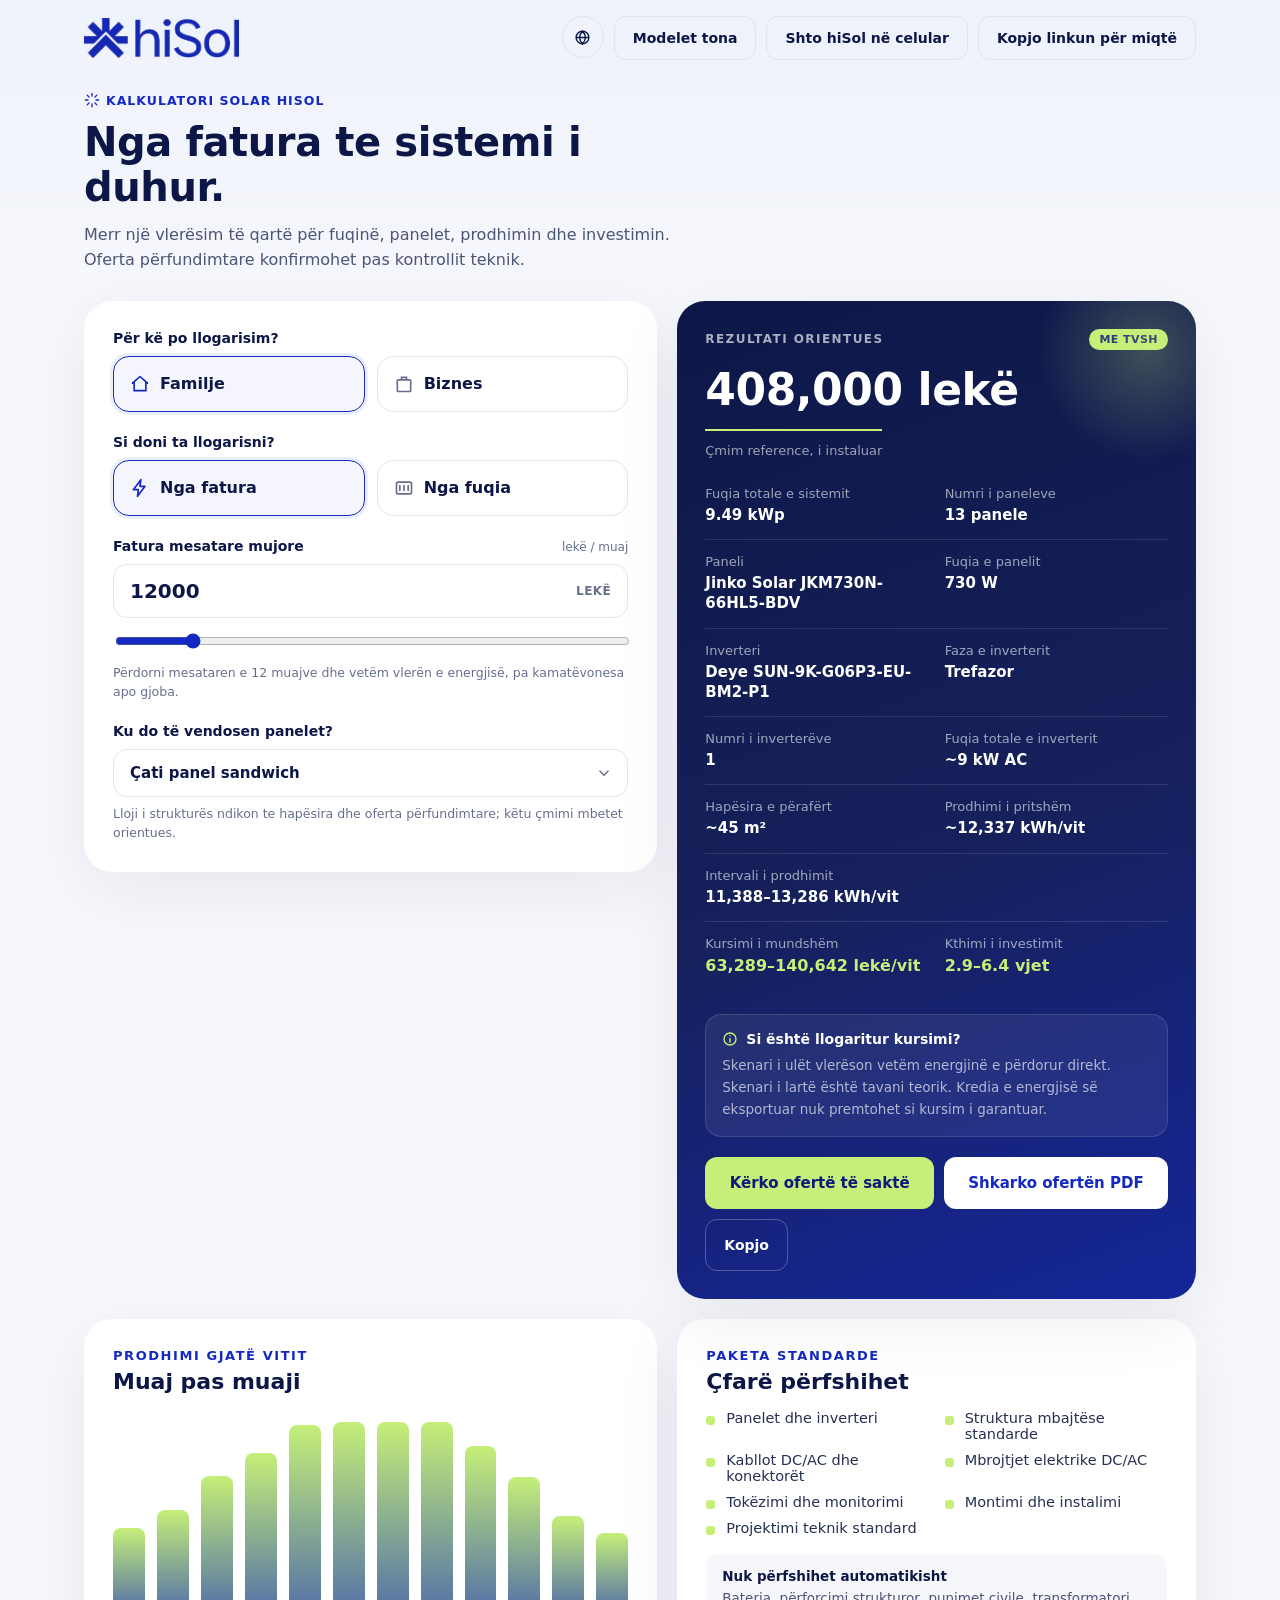
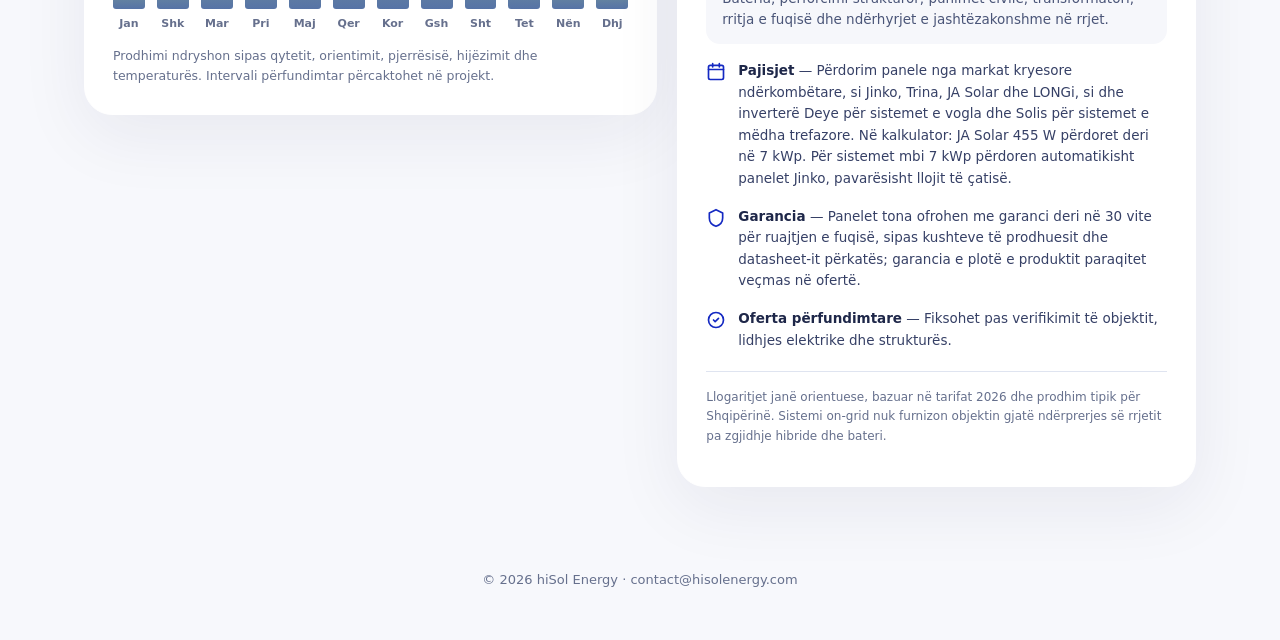
<file: kalkulatori/index.html>
<!doctype html>
<html lang="sq">
<head>
  <meta charset="utf-8" />
  <meta name="viewport" content="width=device-width, initial-scale=1, viewport-fit=cover" />
  <title>Kalkulatori Solar | hiSol</title>
  <meta name="description" content="Llogarit fuqinë, panelet, prodhimin dhe çmimin orientues të sistemit fotovoltaik hiSol." />

  <link rel="icon" href="assets/favicon.svg" />
  <link rel="apple-touch-icon" href="assets/app-icon-180.png" />
  <link rel="manifest" href="manifest.webmanifest" />
  <meta name="theme-color" content="#1429c2" />
  <meta name="mobile-web-app-capable" content="yes" />
  <meta name="apple-mobile-web-app-capable" content="yes" />
  <meta name="apple-mobile-web-app-status-bar-style" content="default" />
  <meta name="apple-mobile-web-app-title" content="hiSol" />

  <link rel="stylesheet" href="css/styles.css" />
</head>
<body>
  <div class="page">
    <header class="topbar">
      <div class="topbar__inner">
        <a class="logo-link" href="../" aria-label="hiSol"><img class="logo" src="assets/hisol-logo-header.png" alt="hiSol" /></a>
        <div class="topbar__actions">
          <button type="button" class="lang-toggle lang-toggle--icon" data-lang-toggle aria-label="Switch to English"><svg viewBox="0 0 24 24" fill="none" stroke="currentColor" stroke-width="2"><circle cx="12" cy="12" r="9"/><path d="M3 12h18M12 3c2.5 2.5 4 5.5 4 9s-1.5 6.5-4 9c-2.5-2.5-4-5.5-4-9s1.5-6.5 4-9Z"/></svg></button>
          <button id="modelsBtn" class="btn btn--outline" type="button" data-i18n="calc.modelsBtn">Modelet tona</button>
          <button id="installBtn" class="btn btn--outline" type="button" hidden data-i18n="calc.installBtn">Shto hiSol në celular</button>
          <button id="copyLinkBtn" class="btn btn--outline" type="button" data-i18n="calc.copyLinkBtn">Kopjo linkun për miqtë</button>
        </div>
      </div>
    </header>

    <main class="container">
      <section class="hero">
        <p class="eyebrow">
          <svg class="eyebrow__icon" viewBox="0 0 24 24" fill="none" aria-hidden="true"><path d="M12 2v4M12 18v4M4.9 4.9l2.8 2.8M16.3 16.3l2.8 2.8M2 12h4M18 12h4M4.9 19.1l2.8-2.8M16.3 7.7l2.8-2.8" stroke="currentColor" stroke-width="2" stroke-linecap="round"/></svg>
          <span data-i18n="calc.heroEyebrow">KALKULATORI SOLAR HISOL</span>
        </p>
        <h1 data-i18n="calc.heroH1">Nga fatura te sistemi i duhur.</h1>
        <p class="hero__lead" data-i18n="calc.heroLead">
          Merr një vlerësim të qartë për fuqinë, panelet, prodhimin dhe investimin. Oferta përfundimtare
          konfirmohet pas kontrollit teknik.
        </p>
      </section>

      <section class="calc-grid">
        <!-- Form card -->
        <form id="calcForm" class="card form-card" novalidate>
          <div class="field-group">
            <label class="field-label" data-i18n="calc.forWhomLabel">Për kë po llogarisim?</label>
            <div class="radio-row" data-name="customer">
              <label class="radio-tile">
                <input type="radio" name="customer" value="familjar" checked />
                <svg class="radio-tile__icon" viewBox="0 0 24 24" fill="none" aria-hidden="true"><path d="M3 11l9-8 9 8M5 10v10h14V10" stroke="currentColor" stroke-width="2" stroke-linecap="round" stroke-linejoin="round"/></svg>
                <span data-i18n="calc.customerFamily">Familje</span>
              </label>
              <label class="radio-tile">
                <input type="radio" name="customer" value="biznes" />
                <svg class="radio-tile__icon" viewBox="0 0 24 24" fill="none" aria-hidden="true"><rect x="4" y="7" width="16" height="14" rx="1" stroke="currentColor" stroke-width="2"/><path d="M9 7V4h6v3" stroke="currentColor" stroke-width="2"/></svg>
                <span data-i18n="calc.customerBusiness">Biznes</span>
              </label>
            </div>
          </div>

          <div class="field-group">
            <label class="field-label" data-i18n="calc.methodLabel">Si doni ta llogarisni?</label>
            <div class="radio-row" data-name="method">
              <label class="radio-tile">
                <input type="radio" name="method" value="fatura" checked />
                <svg class="radio-tile__icon" viewBox="0 0 24 24" fill="none" aria-hidden="true"><path d="M13 2 4 14h6l-1 8 9-12h-6l1-8Z" stroke="currentColor" stroke-width="2" stroke-linejoin="round"/></svg>
                <span data-i18n="calc.methodBill">Nga fatura</span>
              </label>
              <label class="radio-tile">
                <input type="radio" name="method" value="fuqia" />
                <svg class="radio-tile__icon" viewBox="0 0 24 24" fill="none" aria-hidden="true"><rect x="3" y="5" width="18" height="14" rx="2" stroke="currentColor" stroke-width="2"/><path d="M7 9v6M12 9v6M17 9v6" stroke="currentColor" stroke-width="2" stroke-linecap="round"/></svg>
                <span data-i18n="calc.methodPower">Nga fuqia</span>
              </label>
            </div>
          </div>

          <div class="field-group" id="billField">
            <div class="field-label-row">
              <label class="field-label" for="monthlyBill" data-i18n="calc.billLabel">Fatura mesatare mujore</label>
              <span class="field-unit" data-i18n="calc.billUnit">lekë / muaj</span>
            </div>
            <div class="number-input">
              <input type="number" id="monthlyBill" min="0" step="500" value="12000" inputmode="numeric" />
              <span class="number-input__suffix" data-i18n="calc.billSuffix">LEKË</span>
            </div>
            <input type="range" id="monthlyBillRange" min="1000" max="80000" step="500" value="12000" />
            <p class="field-hint" data-i18n="calc.billHint">Përdorni mesataren e 12 muajve dhe vetëm vlerën e energjisë, pa kamatëvonesa apo gjoba.</p>
          </div>

          <div class="field-group" id="kwpField" hidden>
            <div class="field-label-row">
              <label class="field-label" for="desiredKwp" data-i18n="calc.kwpLabel">Fuqia e kërkuar</label>
              <span class="field-unit">kWp</span>
            </div>
            <div class="number-input">
              <input type="number" id="desiredKwp" min="0" step="0.5" value="10" inputmode="decimal" />
              <span class="number-input__suffix">kWp</span>
            </div>
            <input type="range" id="desiredKwpRange" min="1" max="100" step="0.5" value="10" />
          </div>

          <div class="field-group">
            <label class="field-label" for="roof" data-i18n="calc.roofLabel">Ku do të vendosen panelet?</label>
            <select id="roof" class="select">
              <option value="sandwich" selected data-i18n="calc.roofSandwich">Çati panel sandwich</option>
              <option value="terrace" data-i18n="calc.roofTerrace">Terracë e sheshtë</option>
              <option value="tile" data-i18n="calc.roofTile">Çati me tjegulla</option>
              <option value="ground" data-i18n="calc.roofGround">Në tokë</option>
            </select>
            <p class="field-hint" data-i18n="calc.roofHint">Lloji i strukturës ndikon te hapësira dhe oferta përfundimtare; këtu çmimi mbetet orientues.</p>
          </div>
        </form>

        <!-- Results card -->
        <section class="card results-card">
          <div class="results-card__head">
            <p class="results-card__label" data-i18n="calc.resultLabel">REZULTATI ORIENTUES</p>
            <span class="badge" data-i18n="calc.resultBadge">ME TVSH</span>
          </div>
          <p class="results-card__price" id="resultPrice">—</p>
          <p class="results-card__price-caption" id="resultPriceCaption" data-i18n="calc.resultPriceCaption">Çmim reference, i instaluar</p>

          <dl class="results-list">
            <div class="results-list__row">
              <div><dt data-i18n="calc.rowSystemPower">Fuqia totale e sistemit</dt><dd id="resSystem">—</dd></div>
              <div><dt data-i18n="calc.rowPanelCount">Numri i paneleve</dt><dd id="resPanelCount">—</dd></div>
            </div>
            <div class="results-list__row">
              <div><dt data-i18n="calc.rowPanel">Paneli</dt><dd id="resPanelModel">—</dd></div>
              <div><dt data-i18n="calc.rowPanelWatts">Fuqia e panelit</dt><dd id="resPanelWatts">—</dd></div>
            </div>
            <div class="results-list__row">
              <div><dt data-i18n="calc.rowInverter">Inverteri</dt><dd id="resInverter">—</dd></div>
              <div><dt data-i18n="calc.rowInverterPhase">Faza e inverterit</dt><dd id="resInverterPhase">—</dd></div>
            </div>
            <div class="results-list__row">
              <div><dt data-i18n="calc.rowInverterCount">Numri i inverterëve</dt><dd id="resInverterCount">—</dd></div>
              <div><dt data-i18n="calc.rowInverterTotalKw">Fuqia totale e inverterit</dt><dd id="resInverterTotalKw">—</dd></div>
            </div>
            <div class="results-list__row">
              <div><dt data-i18n="calc.rowArea">Hapësira e përafërt</dt><dd id="resArea">—</dd></div>
              <div><dt data-i18n="calc.rowProduction">Prodhimi i pritshëm</dt><dd id="resProduction">—</dd></div>
            </div>
            <div class="results-list__row">
              <div><dt data-i18n="calc.rowProductionRange">Intervali i prodhimit</dt><dd id="resProductionRange">—</dd></div>
            </div>
            <div class="results-list__row" id="savingsRow" hidden>
              <div><dt data-i18n="calc.rowSavings">Kursimi i mundshëm</dt><dd class="accent" id="resSavings">—</dd></div>
              <div><dt data-i18n="calc.rowPayback">Kthimi i investimit</dt><dd class="accent" id="resPayback">—</dd></div>
            </div>
          </dl>

          <p class="results-card__minimum" id="minimumNote" hidden data-i18n="calc.minimumNote">Rezultati është ngritur te minimumi tregtar prej 3 kWp.</p>

          <div class="results-card__explain">
            <p class="results-card__explain-title">
              <svg viewBox="0 0 24 24" fill="none" aria-hidden="true"><path d="M12 17v-6M12 7h.01" stroke="currentColor" stroke-width="2" stroke-linecap="round"/><circle cx="12" cy="12" r="9" stroke="currentColor" stroke-width="2"/></svg>
              <span data-i18n="calc.explainTitle">Si është llogaritur kursimi?</span>
            </p>
            <p data-i18n="calc.explainBody">Skenari i ulët vlerëson vetëm energjinë e përdorur direkt. Skenari i lartë është tavani teorik. Kredia e energjisë së eksportuar nuk premtohet si kursim i garantuar.</p>
          </div>

          <div class="results-card__actions">
            <button id="offerBtn" class="btn btn--lime" type="button" data-i18n="calc.offerBtn">Kërko ofertë të saktë</button>
            <button id="pdfBtn" class="btn btn--white" type="button" data-i18n="calc.pdfBtn">Shkarko ofertën PDF</button>
            <button id="copySummaryBtn" class="btn btn--ghost" type="button" data-i18n="calc.copyBtn">Kopjo</button>
          </div>
        </section>
      </section>

      <section class="lower-grid">
        <section class="card chart-card">
          <div class="chart-card__head">
            <div>
              <p class="section-label" data-i18n="calc.chartLabel">PRODHIMI GJATË VITIT</p>
              <h2 data-i18n="calc.chartTitle">Muaj pas muaji</h2>
            </div>
          </div>
          <div class="chart" id="monthlyChart" role="img" aria-label="Prodhimi mujor" data-i18n-aria-label="calc.chartAriaLabel"></div>
          <p class="chart-note" data-i18n="calc.chartNote">Prodhimi ndryshon sipas qytetit, orientimit, pjerrësisë, hijëzimit dhe temperaturës. Intervali përfundimtar përcaktohet në projekt.</p>
        </section>

        <section class="card package-card">
          <p class="section-label" data-i18n="calc.packageLabel">PAKETA STANDARDE</p>
          <h2 data-i18n="calc.packageTitle">Çfarë përfshihet</h2>
          <ul class="checklist">
            <li data-i18n="calc.packageItems.0">Panelet dhe inverteri</li>
            <li data-i18n="calc.packageItems.1">Struktura mbajtëse standarde</li>
            <li data-i18n="calc.packageItems.2">Kabllot DC/AC dhe konektorët</li>
            <li data-i18n="calc.packageItems.3">Mbrojtjet elektrike DC/AC</li>
            <li data-i18n="calc.packageItems.4">Tokëzimi dhe monitorimi</li>
            <li data-i18n="calc.packageItems.5">Montimi dhe instalimi</li>
            <li data-i18n="calc.packageItems.6">Projektimi teknik standard</li>
          </ul>

          <div class="info-block">
            <strong data-i18n="calc.notIncludedTitle">Nuk përfshihet automatikisht</strong>
            <p data-i18n="calc.notIncludedBody">Bateria, përforcimi strukturor, punimet civile, transformatori, rritja e fuqisë dhe ndërhyrjet e jashtëzakonshme në rrjet.</p>
          </div>

          <div class="info-row">
            <svg viewBox="0 0 24 24" fill="none" aria-hidden="true"><rect x="3" y="4" width="18" height="17" rx="2" stroke="currentColor" stroke-width="2"/><path d="M3 9h18M8 2v4M16 2v4" stroke="currentColor" stroke-width="2" stroke-linecap="round"/></svg>
            <p data-i18n="calc.equipmentBody" data-i18n-html><strong>Pajisjet</strong> — Përdorim panele nga markat kryesore ndërkombëtare, si Jinko, Trina, JA Solar dhe LONGi, si dhe inverterë Deye për sistemet e vogla dhe Solis për sistemet e mëdha trefazore. Në kalkulator: JA Solar 455 W përdoret deri në 7 kWp. Për sistemet mbi 7 kWp përdoren automatikisht panelet Jinko, pavarësisht llojit të çatisë.</p>
          </div>
          <div class="info-row">
            <svg viewBox="0 0 24 24" fill="none" aria-hidden="true"><path d="M12 2 4 6v6c0 5 3.5 8.5 8 10 4.5-1.5 8-5 8-10V6l-8-4Z" stroke="currentColor" stroke-width="2" stroke-linejoin="round"/></svg>
            <p data-i18n="calc.warrantyBody" data-i18n-html><strong>Garancia</strong> — Panelet tona ofrohen me garanci deri në 30 vite për ruajtjen e fuqisë, sipas kushteve të prodhuesit dhe datasheet-it përkatës; garancia e plotë e produktit paraqitet veçmas në ofertë.</p>
          </div>
          <div class="info-row">
            <svg viewBox="0 0 24 24" fill="none" aria-hidden="true"><path d="M9 12l2 2 4-4" stroke="currentColor" stroke-width="2" stroke-linecap="round" stroke-linejoin="round"/><circle cx="12" cy="12" r="9" stroke="currentColor" stroke-width="2"/></svg>
            <p data-i18n="calc.finalOfferBody" data-i18n-html><strong>Oferta përfundimtare</strong> — Fiksohet pas verifikimit të objektit, lidhjes elektrike dhe strukturës.</p>
          </div>

          <p class="disclaimer" data-i18n="calc.disclaimer">
            Llogaritjet janë orientuese, bazuar në tarifat 2026 dhe prodhim tipik për Shqipërinë. Sistemi on-grid
            nuk furnizon objektin gjatë ndërprerjes së rrjetit pa zgjidhje hibride dhe bateri.
          </p>
        </section>
      </section>
    </main>

    <footer class="footer">
      <div style="display: flex; align-items: center; justify-content: center; gap: 14px; flex-wrap: wrap;">
        <p>© <span id="year"></span> <span data-i18n="calc.footer">hiSol Energy · contact@hisolenergy.com</span></p>
        <button type="button" class="lang-toggle lang-toggle--footer" data-lang-toggle aria-label="Switch to English"><svg viewBox="0 0 24 24" fill="none" stroke="currentColor" stroke-width="2.2"><circle cx="12" cy="12" r="9"/><path d="M3 12h18M12 3c2.5 2.5 4 5.5 4 9s-1.5 6.5-4 9c-2.5-2.5-4-5.5-4-9s1.5-6.5 4-9Z"/></svg><span data-lang-toggle-text>EN</span></button>
      </div>
    </footer>
  </div>

  <!-- Install / PDF dialogs -->
  <dialog id="installDialog" class="dialog">
    <h3 data-i18n="calc.installTitle">Mbaje hiSol në ekranin tënd</h3>
    <p data-i18n="calc.installBody">Hape kalkulatorin nga ikona në celular. Nevojitet internet.</p>
    <button id="installNowBtn" class="btn btn--primary" type="button" hidden data-i18n="calc.installNowBtn">Instalo hiSol</button>
    <p data-i18n="calc.installIphone" data-i18n-html><strong>iPhone:</strong> Hape linkun në Safari → Share / Ndaj → Add to Home Screen / Shto në ekranin kryesor.</p>
    <p data-i18n="calc.installAndroid" data-i18n-html><strong>Android:</strong> Hape në Chrome → menuja ⋮ → Instalo aplikacionin ose Shto në ekranin kryesor.</p>
    <p class="muted" data-i18n="calc.installWarn">Nëse e hape brenda WhatsApp ose Instagram, zgjidh fillimisht hapjen në shfletues.</p>
    <button class="btn btn--outline" type="button" data-close-dialog data-i18n="calc.closeBtn">Mbyll</button>
  </dialog>

  <dialog id="offerDialog" class="dialog">
    <h3 data-i18n="calc.offerTitle">Kërko ofertë të saktë</h3>
    <p class="muted" data-i18n="calc.offerBody">Lini kontaktin tuaj — do t'ju hapet WhatsApp me një mesazh të gatshëm drejt hiSol, gati për ta dërguar.</p>
    <label class="field-label" for="offerName" data-i18n="calc.offerNameLabel">Emri e mbiemri</label>
    <input type="text" id="offerName" class="text-input" placeholder="p.sh. Elton Hoxha" />
    <label class="field-label" for="offerPhone" data-i18n="calc.offerPhoneLabel">Numri i telefonit</label>
    <input type="tel" id="offerPhone" class="text-input" placeholder="p.sh. 069 123 4567" inputmode="tel" />
    <p class="pdf-error" id="offerError" role="alert" hidden></p>
    <div class="dialog__actions">
      <button class="btn btn--outline" type="button" data-close-dialog data-i18n="calc.cancelBtn">Anulo</button>
      <button id="offerSubmitBtn" class="btn btn--primary" type="button" data-i18n="calc.offerSubmitBtn">Dërgo në WhatsApp</button>
    </div>
  </dialog>

  <dialog id="pdfDialog" class="dialog">
    <h3 data-i18n="calc.pdfTitle">Shkarko ofertën PDF</h3>
    <p class="muted" data-i18n="calc.pdfBody">Përfshin përmbledhjen e sistemit dhe fletët teknike të panelit e inverterit të zgjedhur.</p>
    <label class="field-label" for="pdfClientName" data-i18n="calc.pdfClientNameLabel">Emri i klientit (opsionale)</label>
    <input type="text" id="pdfClientName" class="text-input" placeholder="p.sh. Elton Hoxha" />
    <label class="field-label" for="pdfClientLocation" data-i18n="calc.pdfClientLocationLabel">Vendndodhja (opsionale)</label>
    <input type="text" id="pdfClientLocation" class="text-input" placeholder="p.sh. Tiranë" />
    <p class="pdf-error" id="pdfError" role="alert" hidden></p>
    <div class="dialog__actions">
      <button class="btn btn--outline" type="button" data-close-dialog data-i18n="calc.cancelBtn">Anulo</button>
      <button id="pdfGenerateBtn" class="btn btn--primary" type="button" data-i18n="calc.pdfGenerateBtn">Shkarko PDF-në e plotë</button>
    </div>
  </dialog>

  <dialog id="modelsDialog" class="dialog dialog--catalog">
    <button class="catalog-back" type="button" data-close-dialog aria-label="Mbyll" data-i18n-aria-label="calc.closeBtn">
      <svg viewBox="0 0 24 24" width="18" height="18" fill="none" stroke="currentColor" stroke-width="2" stroke-linecap="round" stroke-linejoin="round"><line x1="19" y1="12" x2="5" y2="12"></line><polyline points="12 19 5 12 12 5"></polyline></svg>
    </button>
    <div class="catalog-head">
      <h3 data-i18n="calc.modelsTitle">Modelet me të cilat punojmë</h3>
      <p class="muted" data-i18n="calc.modelsBody">Katalogu i plotë i paneleve dhe inverterëve. Çmimi dhe konfigurimi final konfirmohen pas verifikimit teknik.</p>
    </div>
    <div id="modelsContent" class="catalog-grid"></div>
    <button class="btn btn--outline" type="button" data-close-dialog data-i18n="calc.closeBtn">Mbyll</button>
  </dialog>

  <div id="toast" class="toast" hidden></div>

  <script src="../i18n.js"></script>
  <script src="vendor/pdf-lib.min.js"></script>
  <script type="module" src="js/app.js"></script>
</body>
</html>
</file>
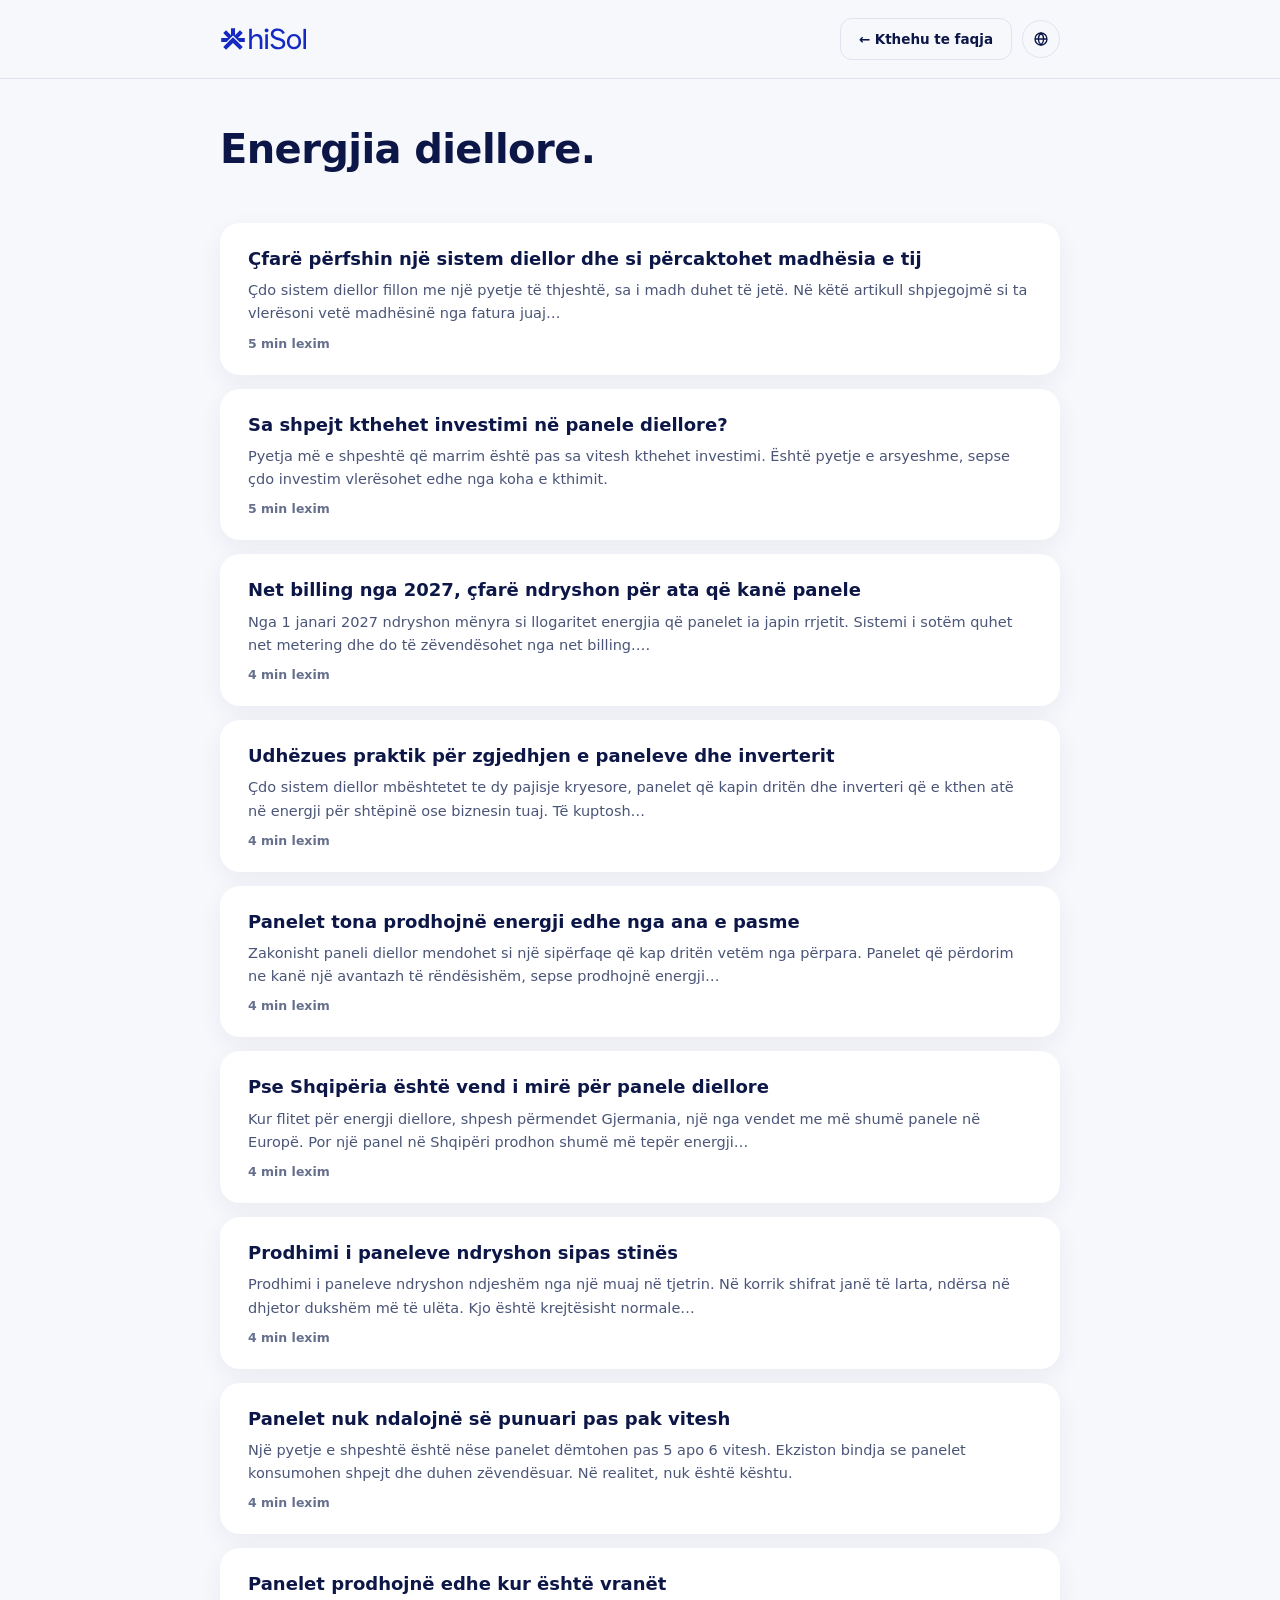
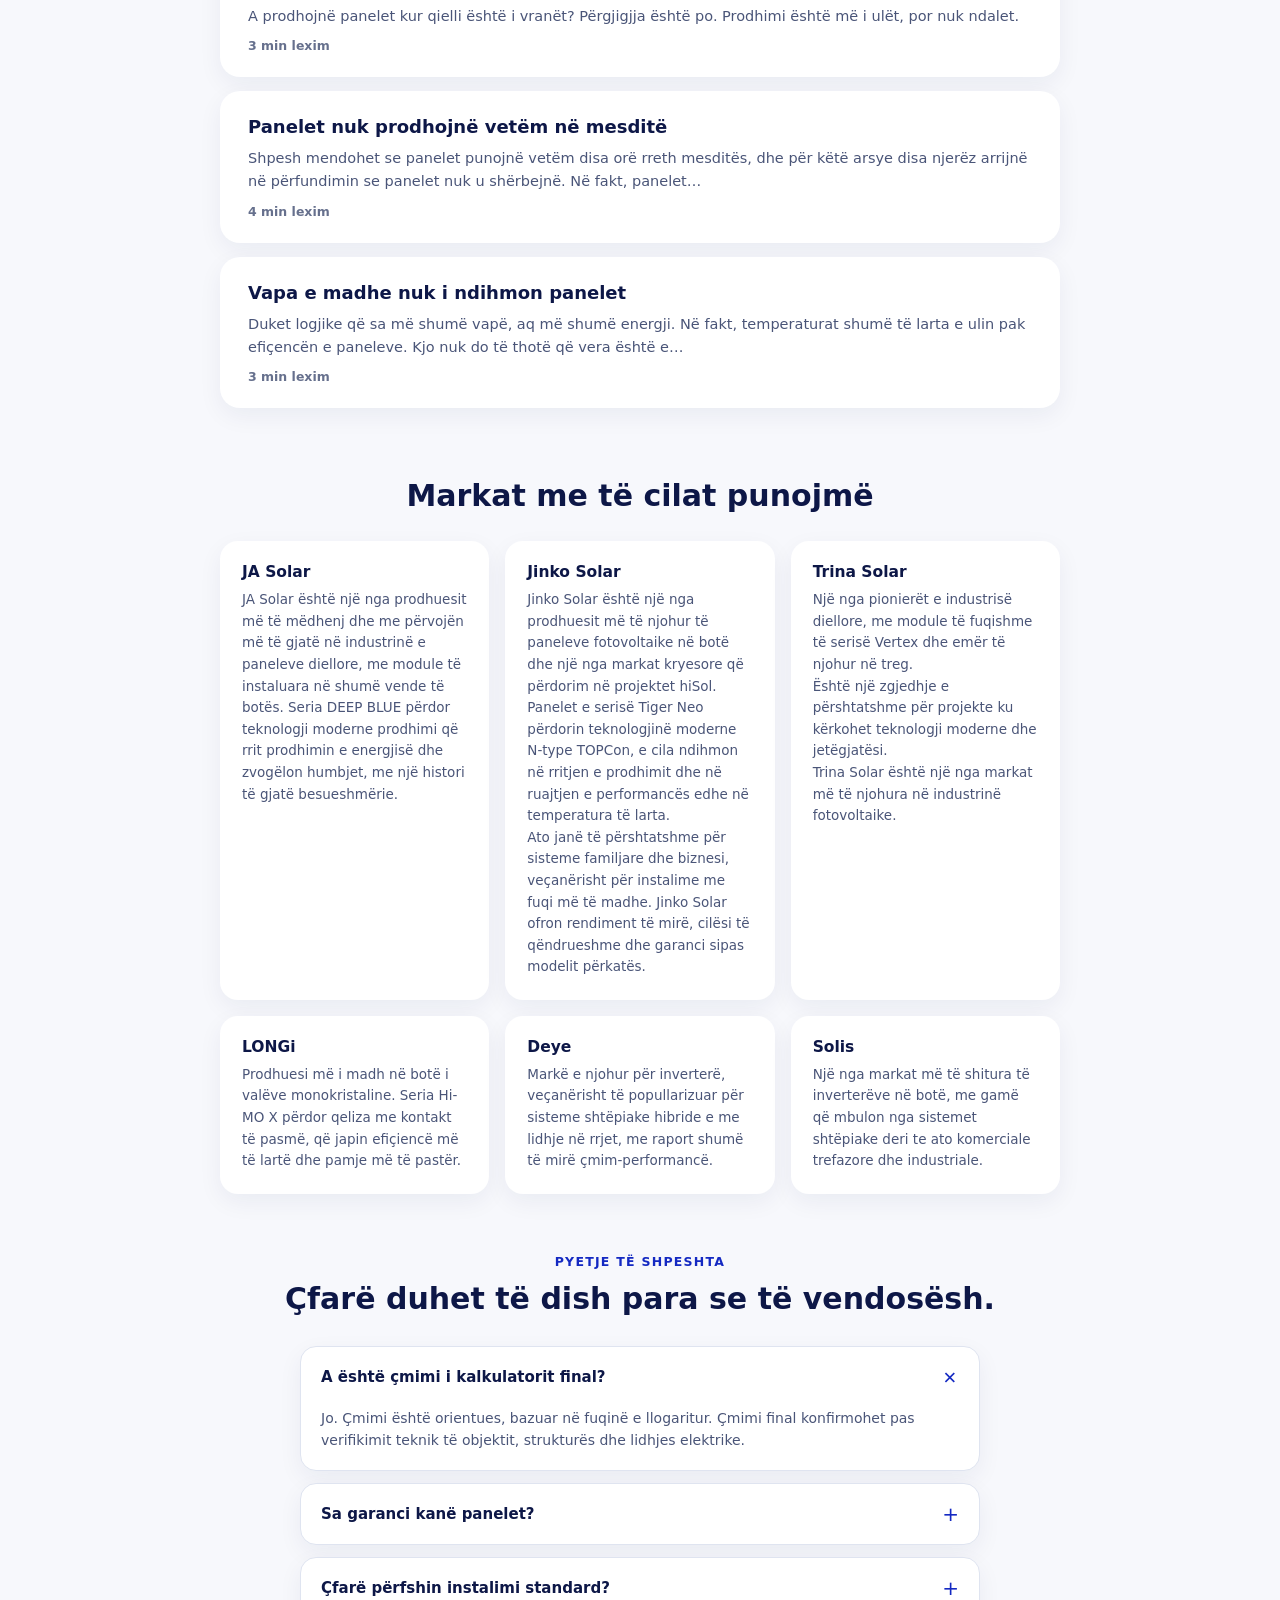
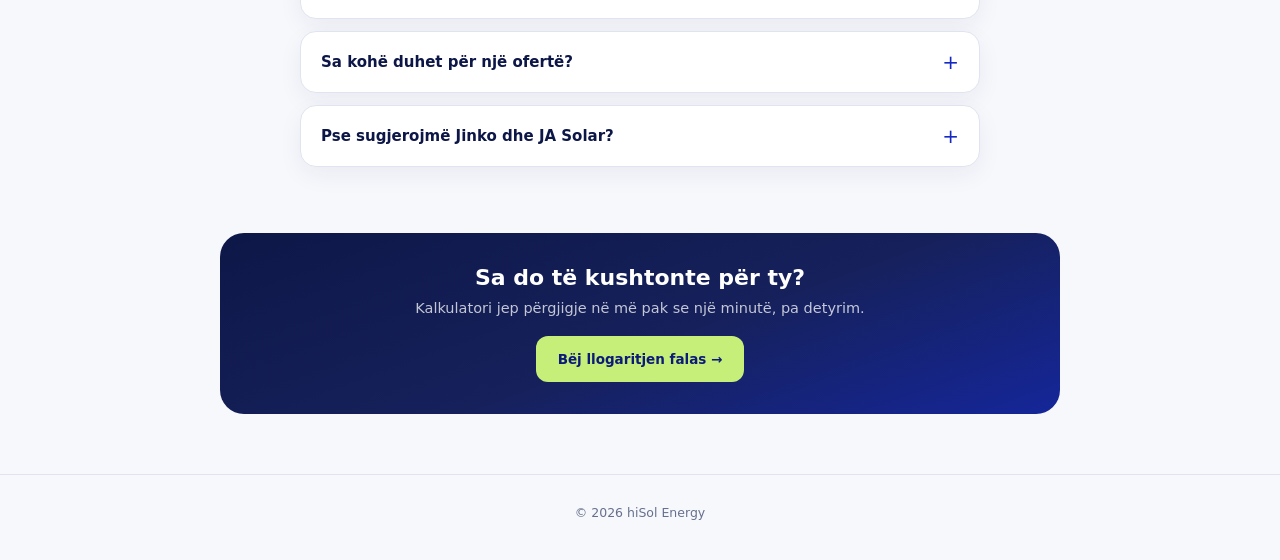
<file: blog.html>
<!doctype html>
<html lang="sq">
<head>
<meta charset="utf-8" />
<meta name="viewport" content="width=device-width, initial-scale=1, viewport-fit=cover" />
<title>hiSol Mëso</title>
<link rel="icon" href="kalkulatori/assets/favicon.svg" type="image/svg+xml" />
<link rel="apple-touch-icon" href="kalkulatori/assets/app-icon-180.png" />
<meta name="description" content="Fakte të thjeshta e interesante rreth energjisë diellore, pa terma teknikë." />
<meta property="og:type" content="website" />
<meta property="og:url" content="https://hisolenergy.com/blog.html" />
<meta property="og:site_name" content="hiSol Energy" />
<meta property="og:title" content="hiSol Mëso — Fakte rreth energjisë diellore" />
<meta property="og:description" content="Fakte të thjeshta e interesante rreth energjisë diellore, pa terma teknikë." />
<meta property="og:image" content="https://hisolenergy.com/kalkulatori/assets/og-image.png" />
<meta property="og:image:width" content="1200" />
<meta property="og:image:height" content="630" />
<meta name="twitter:card" content="summary_large_image" />
<meta name="twitter:title" content="hiSol Mëso — Fakte rreth energjisë diellore" />
<meta name="twitter:description" content="Fakte të thjeshta e interesante rreth energjisë diellore, pa terma teknikë." />
<meta name="twitter:image" content="https://hisolenergy.com/kalkulatori/assets/og-image.png" />
<style>
:root {
  --blue: #1429c2; --blue-dark: #10229f; --navy: #0d1747;
  --lime: #c5ef78; --lime-dark: #a7d94d;
  --ink: #0d1747; --muted: #66708d; --muted-2: #4a5578;
  --border: #dfe4f0; --page-bg: #f7f8fc; --surface: #ffffff; --surface-alt: #f6f7fb;
  --shadow-sm: 0 8px 24px rgba(22, 32, 77, 0.06);
  --font: "Inter", ui-sans-serif, system-ui, -apple-system, "Segoe UI", sans-serif;
  --logo-color: var(--blue);
}
@media (prefers-color-scheme: dark) {
  :root:not([data-theme="light"]) {
    --ink: #eef1fb; --muted: #9aa3c7; --muted-2: #b6bedd; --border: rgba(255,255,255,0.12);
    --page-bg: #0d1538; --surface: #121a3e; --surface-alt: #0f1730;
    --shadow-sm: 0 8px 24px rgba(0,0,0,0.3);
    --logo-color: var(--lime);
  }
}
:root[data-theme="dark"] {
  --ink: #eef1fb; --muted: #9aa3c7; --muted-2: #b6bedd; --border: rgba(255,255,255,0.12);
  --page-bg: #0d1538; --surface: #121a3e; --surface-alt: #0f1730;
  --logo-color: var(--lime);
  --shadow-sm: 0 8px 24px rgba(0,0,0,0.3);
}
* { box-sizing: border-box; }
html, body { margin: 0; padding: 0; background: var(--page-bg); color: var(--ink); font-family: var(--font); -webkit-font-smoothing: antialiased; }
img, svg { max-width: 100%; }
a { color: inherit; text-decoration: none; }
.wrap { max-width: 880px; margin: 0 auto; padding: 0 20px; }
@media (max-width: 600px) { .wrap { padding: 0 24px; } }
h1, h2 { text-wrap: balance; }

.topbar { padding: 18px 0; border-bottom: 1px solid var(--border); }
.topbar__inner { max-width: 880px; margin: 0 auto; padding: 0 20px; display: flex; align-items: center; justify-content: space-between; gap: 12px; }
.logo-mark { display: flex; align-items: center; gap: 10px; font-weight: 800; font-size: 20px; color: var(--logo-color); }
.logo-mark svg { height: 24px; width: auto; }
.btn { border-radius: 12px; font-weight: 700; font-size: 13.5px; padding: 10px 18px; height: 42px; display: inline-flex; align-items: center; gap: 6px; border: 1px solid var(--border); }
.btn:hover { border-color: var(--logo-color); color: var(--logo-color); }

.intro { padding: 48px 0 8px; }
.eyebrow { font-size: 12.5px; font-weight: 700; letter-spacing: 0.1em; color: var(--logo-color); text-transform: uppercase; margin: 0 0 12px; }
.intro h1 { font-size: clamp(28px, 4vw, 40px); line-height: 1.1; margin: 0 0 14px; letter-spacing: -0.015em; }
.intro p { font-size: 16px; color: var(--muted-2); line-height: 1.65; max-width: 62ch; margin: 0; }

.article-list { padding: 30px 0 60px; display: flex; flex-direction: column; gap: 14px; }
.article-item { background: var(--surface); border-radius: 20px; padding: 24px 28px; box-shadow: var(--shadow-sm); display: block; transition: box-shadow 0.15s ease, transform 0.15s ease; }
.article-item:hover { box-shadow: 0 12px 30px rgba(22,32,77,0.1); transform: translateY(-1px); }
.article-item h2 { font-size: 18px; margin: 0 0 8px; line-height: 1.35; }
.article-item p { font-size: 14.5px; line-height: 1.6; color: var(--muted-2); margin: 0; }
.article-item small { display: block; margin-top: 10px; color: var(--muted); font-size: 12.5px; font-weight: 600; }

.article-view { padding: 30px 0 60px; }
.back-link { display: inline-block; font-size: 14px; font-weight: 400; color: var(--muted); margin: 0 0 24px; }
.back-link:hover { color: var(--logo-color); }
.article-view h1 { font-size: clamp(26px, 3.6vw, 34px); line-height: 1.2; margin: 0 0 14px; letter-spacing: -0.01em; }
.article-view .meta { display: block; font-size: 13px; color: var(--muted); margin-bottom: 30px; }
.article-body { background: var(--surface); border-radius: 20px; padding: 36px 40px; box-shadow: var(--shadow-sm); font-size: 16.5px; line-height: 1.75; color: var(--muted-2); }
.article-body p { margin: 0 0 18px; }
.article-body h2 { font-size: 21px; color: var(--ink); margin: 34px 0 12px; }
.article-body h3 { font-size: 17px; color: var(--ink); margin: 24px 0 8px; }
.article-body ul, .article-body ol { padding-left: 22px; margin: 0 0 18px; }
.article-body li { margin: 6px 0; }
.article-body strong { color: var(--ink); }
.article-body blockquote { margin: 28px 0; padding: 16px 20px; background: var(--surface-alt); border-radius: 12px; color: var(--ink); font-style: italic; }
@media (max-width: 600px) { .article-body { padding: 26px 22px; } }

.more-articles { margin-top: 40px; }
.more-articles h3 { font-size: 15px; color: var(--muted); text-transform: uppercase; letter-spacing: 0.06em; margin: 0 0 16px; }
.more-articles__grid { display: grid; grid-template-columns: 1fr 1fr; gap: 14px; }
@media (max-width: 600px) { .more-articles__grid { grid-template-columns: 1fr; } }
.more-articles__item { background: var(--surface); border-radius: 16px; padding: 18px 20px; box-shadow: var(--shadow-sm); display: block; transition: box-shadow 0.15s ease, transform 0.15s ease; }
.more-articles__item:hover { box-shadow: 0 12px 30px rgba(22,32,77,0.1); transform: translateY(-1px); }
.more-articles__item span { font-size: 12px; color: var(--muted); font-weight: 600; }
.more-articles__item h4 { font-size: 15px; margin: 4px 0 0; line-height: 1.35; color: var(--ink); }

.cta-block { background: linear-gradient(160deg, var(--navy) 0%, #16215c 55%, var(--blue) 130%); border-radius: 24px; padding: 32px; color: #fff; text-align: center; margin: 10px 0 60px; }
.cta-block h2 { font-size: 22px; margin: 0 0 10px; }
.cta-block p { font-size: 14.5px; color: rgba(255,255,255,0.75); margin: 0 0 20px; }
.cta-block .btn { background: var(--lime); color: #0c1a7a; border: none; height: 46px; padding: 0 22px; }

.footer { padding: 30px 0 40px; border-top: 1px solid var(--border); text-align: center; font-size: 12.5px; color: var(--muted); }
.footer__inner { display: flex; align-items: center; justify-content: center; gap: 14px; flex-wrap: wrap; }
.lang-toggle { appearance: none; border: 1px solid var(--border); background: transparent; color: var(--ink); cursor: pointer; }
.lang-toggle svg { width: 16px; height: 16px; }
.lang-toggle--icon { display: inline-flex; align-items: center; justify-content: center; width: 38px; height: 38px; border-radius: 50%; flex-shrink: 0; }
@media (max-width: 859px) { .lang-toggle--icon { display: none; } }
.lang-toggle--footer { display: none; align-items: center; gap: 5px; border: none; padding: 0; font-size: 12.5px; font-weight: 700; color: var(--muted); }
@media (max-width: 859px) { .lang-toggle--footer { display: inline-flex; } }

.brands-section { padding: 10px 0 50px; }
.brands-section h2 { font-size: clamp(24px, 3vw, 30px); margin: 0 0 28px; text-align: center; }
.brands-section > p.lead { text-align: center; color: var(--muted-2); font-size: 15px; margin: 0 0 30px; }
.brand-grid { display: grid; grid-template-columns: repeat(auto-fit, minmax(240px, 1fr)); gap: 16px; }
.brand-card { background: var(--surface); border-radius: 18px; padding: 22px; box-shadow: var(--shadow-sm); }
.brand-card h3 { font-size: 15.5px; margin: 0 0 8px; }
.brand-card p { font-size: 13.5px; line-height: 1.6; color: var(--muted-2); margin: 0; }

.faq-section { padding: 10px 0 56px; }
.faq-section .eyebrow { text-align: center; display: block; }
.faq-section h2 { font-size: clamp(24px, 3vw, 30px); margin: 0 0 30px; text-align: center; }
.faq { max-width: 680px; margin: 0 auto; display: flex; flex-direction: column; gap: 12px; }
.faq-item { background: var(--surface); border: 1px solid var(--border); border-radius: 16px; overflow: hidden; box-shadow: var(--shadow-sm); }
.faq-item summary { list-style: none; cursor: pointer; padding: 18px 20px; font-weight: 700; font-size: 15px; display: flex; align-items: center; justify-content: space-between; gap: 12px; }
.faq-item summary::-webkit-details-marker { display: none; }
.faq-item summary::after { content: "+"; font-size: 20px; color: var(--logo-color); font-weight: 400; flex-shrink: 0; transition: transform 0.15s ease; }
.faq-item[open] summary::after { transform: rotate(45deg); }
.faq-item p { margin: 0; padding: 0 20px 18px; font-size: 14px; color: var(--muted-2); line-height: 1.6; }
</style>
</head>
<body>

<header class="topbar">
  <div class="topbar__inner">
    <a class="logo-mark" href="./">
      <svg xmlns="http://www.w3.org/2000/svg" viewBox="185.34 708.99 432.11 118.87" role="img" aria-label="hiSol">
<g fill="currentColor" fill-rule="nonzero">
<path d="M 298.238281 807.714844 L 284.066406 821.859375 L 259.808594 797.714844 L 249.804688 787.714844 L 239.804688 797.714844 L 239.804688 797.601562 L 215.542969 821.859375 L 201.398438 807.714844 L 225.660156 783.457031 L 225.574219 783.457031 L 249.804688 759.222656 L 274.035156 783.457031 L 273.953125 783.457031 Z M 298.238281 807.714844 "/>
<path d="M 308.269531 763.453125 L 308.269531 783.457031 L 282.09375 783.457031 L 253.835938 755.195312 L 249.804688 751.136719 L 245.777344 755.195312 L 217.515625 783.457031 L 191.34375 783.457031 L 191.34375 763.453125 L 225.660156 763.453125 L 201.398438 739.195312 L 215.542969 725.050781 L 239.804688 749.308594 L 239.804688 714.992188 L 259.808594 714.992188 L 259.808594 749.28125 L 284.09375 725.050781 L 298.238281 739.195312 L 273.980469 763.453125 Z M 308.269531 763.453125 "/>
<g transform="translate(320.1288,818.1987)"><path d="M 48.03125 -74.328125 C 56.414062 -74.328125 63.015625 -71.78125 67.828125 -66.6875 C 72.640625 -61.59375 75.046875 -53.660156 75.046875 -42.890625 L 75.046875 0 L 62.1875 0 L 62.1875 -42.171875 C 62.1875 -49.128906 60.660156 -54.320312 57.609375 -57.75 C 54.554688 -61.1875 50.21875 -62.90625 44.59375 -62.90625 C 40.3125 -62.90625 36.523438 -61.878906 33.234375 -59.828125 C 29.953125 -57.773438 27.40625 -55.03125 25.59375 -51.59375 C 23.78125 -48.164062 22.875 -44.3125 22.875 -40.03125 L 22.875 0 L 10 0 L 10 -100.0625 L 22.875 -100.0625 L 22.875 -77.484375 L 22.296875 -60.75 L 23.875 -60.75 C 26.539062 -65.226562 29.992188 -68.609375 34.234375 -70.890625 C 38.472656 -73.179688 43.070312 -74.328125 48.03125 -74.328125 Z M 48.03125 -74.328125 "/></g>
<g transform="translate(399.7485,818.1987)"><path d="M 16.4375 -82.90625 C 13.769531 -82.90625 11.484375 -83.785156 9.578125 -85.546875 C 7.671875 -87.316406 6.71875 -89.535156 6.71875 -92.203125 C 6.71875 -94.867188 7.671875 -97.082031 9.578125 -98.84375 C 11.484375 -100.613281 13.769531 -101.5 16.4375 -101.5 C 19.195312 -101.5 21.484375 -100.613281 23.296875 -98.84375 C 25.109375 -97.082031 26.015625 -94.867188 26.015625 -92.203125 C 26.015625 -89.535156 25.109375 -87.316406 23.296875 -85.546875 C 21.484375 -83.785156 19.195312 -82.90625 16.4375 -82.90625 Z M 22.875 0 L 10 0 L 10 -72.90625 L 22.875 -72.90625 Z M 22.875 0 "/></g>
<g transform="translate(427.9081,818.1987)"><path d="M 46.03125 1.421875 C 37.070312 1.421875 29.066406 -0.53125 22.015625 -4.4375 C 14.960938 -8.34375 10.003906 -14.296875 7.140625 -22.296875 L 18.734375 -26.453125 C 21.015625 -20.441406 24.75 -16.101562 29.9375 -13.4375 C 35.132812 -10.769531 40.5 -9.4375 46.03125 -9.4375 C 53.363281 -9.4375 58.863281 -10.984375 62.53125 -14.078125 C 66.207031 -17.179688 68.046875 -21.066406 68.046875 -25.734375 C 68.046875 -29.347656 66.972656 -32.25 64.828125 -34.4375 C 62.679688 -36.632812 59.867188 -38.445312 56.390625 -39.875 C 52.910156 -41.3125 49.070312 -42.597656 44.875 -43.734375 C 40.6875 -44.878906 36.519531 -46.164062 32.375 -47.59375 C 28.226562 -49.03125 24.414062 -50.867188 20.9375 -53.109375 C 17.457031 -55.347656 14.644531 -58.253906 12.5 -61.828125 C 10.363281 -65.398438 9.296875 -69.953125 9.296875 -75.484375 C 9.296875 -83.203125 12.34375 -89.46875 18.4375 -94.28125 C 24.539062 -99.09375 32.785156 -101.5 43.171875 -101.5 C 51.554688 -101.5 58.894531 -99.660156 65.1875 -95.984375 C 71.476562 -92.316406 75.957031 -86.722656 78.625 -79.203125 L 67.046875 -75.046875 C 64.953125 -80.671875 61.710938 -84.671875 57.328125 -87.046875 C 52.941406 -89.429688 48.222656 -90.625 43.171875 -90.625 C 36.304688 -90.625 31.0625 -89.144531 27.4375 -86.1875 C 23.820312 -83.238281 22.015625 -79.671875 22.015625 -75.484375 C 22.015625 -71.953125 23.085938 -69.085938 25.234375 -66.890625 C 27.378906 -64.703125 30.191406 -62.914062 33.671875 -61.53125 C 37.148438 -60.15625 40.984375 -58.894531 45.171875 -57.75 C 49.367188 -56.601562 53.539062 -55.316406 57.6875 -53.890625 C 61.832031 -52.460938 65.640625 -50.628906 69.109375 -48.390625 C 72.585938 -46.148438 75.398438 -43.21875 77.546875 -39.59375 C 79.691406 -35.976562 80.765625 -31.359375 80.765625 -25.734375 C 80.765625 -17.441406 77.644531 -10.84375 71.40625 -5.9375 C 65.164062 -1.03125 56.707031 1.421875 46.03125 1.421875 Z M 46.03125 1.421875 "/></g>
<g transform="translate(510.3867,818.1987)"><path d="M 41.453125 1.421875 C 34.210938 1.421875 27.96875 -0.242188 22.71875 -3.578125 C 17.476562 -6.910156 13.453125 -11.457031 10.640625 -17.21875 C 7.835938 -22.988281 6.4375 -29.398438 6.4375 -36.453125 C 6.4375 -43.597656 7.835938 -50.03125 10.640625 -55.75 C 13.453125 -61.46875 17.476562 -65.992188 22.71875 -69.328125 C 27.96875 -72.660156 34.210938 -74.328125 41.453125 -74.328125 C 48.703125 -74.328125 54.945312 -72.660156 60.1875 -69.328125 C 65.425781 -65.992188 69.453125 -61.46875 72.265625 -55.75 C 75.078125 -50.03125 76.484375 -43.597656 76.484375 -36.453125 C 76.484375 -29.398438 75.078125 -22.988281 72.265625 -17.21875 C 69.453125 -11.457031 65.425781 -6.910156 60.1875 -3.578125 C 54.945312 -0.242188 48.703125 1.421875 41.453125 1.421875 Z M 41.453125 -10 C 48.128906 -10 53.488281 -12.40625 57.53125 -17.21875 C 61.582031 -22.03125 63.609375 -28.441406 63.609375 -36.453125 C 63.609375 -44.460938 61.582031 -50.875 57.53125 -55.6875 C 53.488281 -60.5 48.128906 -62.90625 41.453125 -62.90625 C 34.785156 -62.90625 29.425781 -60.5 25.375 -55.6875 C 21.320312 -50.875 19.296875 -44.460938 19.296875 -36.453125 C 19.296875 -28.441406 21.320312 -22.03125 25.375 -17.21875 C 29.425781 -12.40625 34.785156 -10 41.453125 -10 Z M 41.453125 -10 "/></g>
<g transform="translate(588.5770,818.1987)"><path d="M 22.875 0 L 10 0 L 10 -100.0625 L 22.875 -100.0625 Z M 22.875 0 "/></g>
</g>
</svg></a>
    <div style="display: flex; align-items: center; gap: 10px;">
      <a class="btn" href="./" data-i18n="blog.backHome">← Kthehu te faqja</a>
      <button type="button" class="lang-toggle lang-toggle--icon" data-lang-toggle aria-label="Switch to English"><svg viewBox="0 0 24 24" fill="none" stroke="currentColor" stroke-width="2"><circle cx="12" cy="12" r="9"/><path d="M3 12h18M12 3c2.5 2.5 4 5.5 4 9s-1.5 6.5-4 9c-2.5-2.5-4-5.5-4-9s1.5-6.5 4-9Z"/></svg></button>
    </div>
  </div>
</header>

<main class="wrap">
  <section class="intro" id="blogIntro">
    <h1 data-i18n="blog.title">Energjia diellore.</h1>
  </section>

  <div id="blogApp"></div>

  <section class="brands-section" id="blogBrands">
    <h2 data-i18n="blog.brandsTitle">Markat me të cilat punojmë</h2>
    <div class="brand-grid">
      <div class="brand-card">
        <h3>JA Solar</h3>
        <p data-i18n="blog.brands.0.p1">JA Solar është një nga prodhuesit më të mëdhenj dhe me përvojën më të gjatë në industrinë e paneleve diellore, me module të instaluara në shumë vende të botës. Seria DEEP BLUE përdor teknologji moderne prodhimi që rrit prodhimin e energjisë dhe zvogëlon humbjet, me një histori të gjatë besueshmërie.</p>
      </div>
      <div class="brand-card">
        <h3>Jinko Solar</h3>
        <p data-i18n="blog.brands.1.p1">Jinko Solar është një nga prodhuesit më të njohur të paneleve fotovoltaike në botë dhe një nga markat kryesore që përdorim në projektet hiSol. Panelet e serisë Tiger Neo përdorin teknologjinë moderne N-type TOPCon, e cila ndihmon në rritjen e prodhimit dhe në ruajtjen e performancës edhe në temperatura të larta.</p>
        <p data-i18n="blog.brands.1.p2">Ato janë të përshtatshme për sisteme familjare dhe biznesi, veçanërisht për instalime me fuqi më të madhe. Jinko Solar ofron rendiment të mirë, cilësi të qëndrueshme dhe garanci sipas modelit përkatës.</p>
      </div>
      <div class="brand-card">
        <h3>Trina Solar</h3>
        <p data-i18n="blog.brands.2.p1">Një nga pionierët e industrisë diellore, me module të fuqishme të serisë Vertex dhe emër të njohur në treg.</p>
        <p data-i18n="blog.brands.2.p2">Është një zgjedhje e përshtatshme për projekte ku kërkohet teknologji moderne dhe jetëgjatësi.</p>
        <p data-i18n="blog.brands.2.p3">Trina Solar është një nga markat më të njohura në industrinë fotovoltaike.</p>
      </div>
      <div class="brand-card">
        <h3>LONGi</h3>
        <p data-i18n="blog.brands.3.p1">Prodhuesi më i madh në botë i valëve monokristaline. Seria Hi-MO X përdor qeliza me kontakt të pasmë, që japin efiçiencë më të lartë dhe pamje më të pastër.</p>
      </div>
      <div class="brand-card">
        <h3>Deye</h3>
        <p data-i18n="blog.brands.4.p1">Markë e njohur për inverterë, veçanërisht të popullarizuar për sisteme shtëpiake hibride e me lidhje në rrjet, me raport shumë të mirë çmim-performancë.</p>
      </div>
      <div class="brand-card">
        <h3>Solis</h3>
        <p data-i18n="blog.brands.5.p1">Një nga markat më të shitura të inverterëve në botë, me gamë që mbulon nga sistemet shtëpiake deri te ato komerciale trefazore dhe industriale.</p>
      </div>
    </div>
  </section>

  <section class="faq-section" id="blogFaq">
    <p class="eyebrow" data-i18n="blog.faqLabel">Pyetje të shpeshta</p>
    <h2 data-i18n="blog.faqTitle">Çfarë duhet të dish para se të vendosësh.</h2>
    <div class="faq">
      <details class="faq-item" open>
        <summary data-i18n="blog.faq.0.q">A është çmimi i kalkulatorit final?</summary>
        <p data-i18n="blog.faq.0.a">Jo. Çmimi është orientues, bazuar në fuqinë e llogaritur. Çmimi final konfirmohet pas verifikimit teknik të objektit, strukturës dhe lidhjes elektrike.</p>
      </details>
      <details class="faq-item">
        <summary data-i18n="blog.faq.1.q">Sa garanci kanë panelet?</summary>
        <p data-i18n="blog.faq.1.a">Deri në 30 vite garanci për ruajtjen e fuqisë, sipas kushteve të prodhuesit të secilit model.</p>
      </details>
      <details class="faq-item">
        <summary data-i18n="blog.faq.2.q">Çfarë përfshin instalimi standard?</summary>
        <p data-i18n="blog.faq.2.a">Panelet dhe inverterin, strukturën mbajtëse, kabllot DC/AC, mbrojtjet elektrike, tokëzimin, monitorimin dhe montimin. Bateria, aplikimet dhe matësi dykahësh nuk përfshihen automatikisht.</p>
      </details>
      <details class="faq-item">
        <summary data-i18n="blog.faq.3.q">Sa kohë duhet për një ofertë?</summary>
        <p data-i18n="blog.faq.3.a">Kalkulatori jep një vlerësim menjëherë. Pas kontaktit në WhatsApp, hiSol kthen përgjigje brenda 24 orësh për hapat vijues.</p>
      </details>
      <details class="faq-item">
        <summary data-i18n="blog.faq.4.q">Pse sugjerojmë Jinko dhe JA Solar?</summary>
        <p data-i18n="blog.faq.4.a">Jinko Solar dhe JA Solar janë dy nga prodhuesit më të mëdhenj dhe më të avancuar teknologjikisht në botë, me miliona module të instaluara në mbarë globin. Të dyja investojnë vazhdimisht në teknologjinë më të fundit të qelizave diellore, çka përkthehet në prodhim më të lartë, performancë të fortë edhe në vapën e verës shqiptare, dhe cilësi të qëndrueshme ndër vite. Për këtë kombinim cilësie dhe teknologjie, hiSol i ka zgjedhur si markat kryesore për instalimet e saj.</p>
      </details>
    </div>
  </section>

  <section class="cta-block" id="blogCta">
    <h2 data-i18n="blog.ctaTitle">Sa do të kushtonte për ty?</h2>
    <p data-i18n="blog.ctaBody">Kalkulatori jep përgjigje në më pak se një minutë, pa detyrim.</p>
    <a class="btn" href="kalkulatori/" data-i18n="blog.ctaButton">Bëj llogaritjen falas →</a>
  </section>
</main>

<footer class="footer">
  <div class="footer__inner">
    <span data-i18n="blog.copyright">© 2026 hiSol Energy</span>
    <button type="button" class="lang-toggle lang-toggle--footer" data-lang-toggle aria-label="Switch to English"><svg viewBox="0 0 24 24" fill="none" stroke="currentColor" stroke-width="2.2"><circle cx="12" cy="12" r="9"/><path d="M3 12h18M12 3c2.5 2.5 4 5.5 4 9s-1.5 6.5-4 9c-2.5-2.5-4-5.5-4-9s1.5-6.5 4-9Z"/></svg><span data-lang-toggle-text>EN</span></button>
  </div>
</footer>
<script src="i18n.js"></script>
<script>
const BLOG_ARTICLES = [{"t": "Çfarë përfshin një sistem diellor dhe si përcaktohet madhësia e tij", "rt": "5", "ex": "Çdo sistem diellor fillon me një pyetje të thjeshtë, sa i madh duhet të jetë. Në këtë artikull shpjegojmë si ta vlerësoni vetë madhësinë nga fatura juaj…", "h": "<p>Çdo sistem diellor fillon me një pyetje të thjeshtë, sa i madh duhet të jetë. Në këtë artikull shpjegojmë si ta vlerësoni vetë madhësinë nga fatura juaj dhe çfarë përfshin oferta jonë, që të dini saktë çfarë po merrni.</p><h2>Njësia bazë kWp</h2><p>Kur flitet për panele, madhësia e sistemit matet në kWp. Mund ta krahasoni me fuqinë e motorit te një automjet. Një shtëpi zakonisht ka nevojë për 3 deri në 10 kWp, ndërsa një biznes, si një restorant apo një dyqan i madh, për 20 deri në 30 kWp.</p><p>Në Shqipëri, çdo kWp prodhon afërsisht 1,400 kWh në vit. Kjo vlerë mjafton për një vlerësim fillestar.</p><h2>Si ta vlerësoni vetë madhësinë e sistemit</h2><p>Merrni faturën e energjisë elektrike dhe shikoni sa kWh konsumoni në muaj. Rekomandohet të merrni mesataren e gjithë vitit, sepse vera dhe dimri ndryshojnë shumë. Shumëzojeni me 12 dhe pastaj pjesëtojeni me 1,400. Numri që del është afërsisht sa kWp ju duhen.</p><p>Për shembull, një familje që konsumon rreth 450 kWh në muaj ka nevojë për një sistem rreth 4 kWp. Një biznes me 2,500 kWh në muaj, rreth 21 ose 22 kWp.</p><p>Ky është vetëm një vlerësim fillestar. Madhësinë përfundimtare e përcaktojmë pas verifikimit të çatisë, orientimit të saj dhe hijeve përreth.</p><h2>Çfarë përfshin oferta jonë</h2><p>Oferta jonë përfshin një sistem të plotë, gati për funksionim, që përbëhet nga panelet, inverterin (pajisja që e kthen energjinë e paneleve në energji për shtëpinë), strukturën metalike ku mbahen panelet, montimin dhe gjithë punën elektrike deri te lidhja me rrjetin e shtëpisë ose të biznesit.</p><p>Panelet kanë 25 vjet garanci dhe inverteri 5 vjet. Afati nga porosia deri në vënien në punë është rreth 7 ditë.</p><p>Oferta jepet me një çmim fiks për gjithë projektin. Nuk ka kosto shtesë të papritura.</p><h2>Çfarë nuk përfshihet</h2><p>Për transparencë, sqarojmë që në fillim tri elemente që nuk janë pjesë e ofertës. I pari është dokumentacioni pranë OSHEE-së për statusin e vetëprodhuesit. I dyti është ndërrimi i matësit, pasi zakonisht OSHEE vendos një matës që mat energjinë në të dy drejtimet. I treti është bateria, e cila ofrohet me kërkesë.</p><h2>Hapi i parë</h2><p>Nuk nevojiten njohuri teknike. Na dërgoni faturat e 12 muajve të fundit dhe ne ju përgatisim propozimin e duhur për sistemin tuaj.</p><blockquote>Energjia diellore duhet të jetë e thjeshtë për këdo.</blockquote>", "t_en": "What a solar system includes and how its size is determined", "ex_en": "Every solar system starts with a simple question: how big should it be? In this article we explain how to estimate the size yourself from your bill…", "h_en": "<p>Every solar system starts with a simple question: how big should it be? In this article, we explain how to estimate the size yourself from your bill, and what our offer includes, so you know exactly what you're getting.</p><h2>The basic unit: kWp</h2><p>When talking about panels, system size is measured in kWp. You can think of it like a car's engine power. A home usually needs 3 to 10 kWp, while a business, such as a restaurant or a large store, needs 20 to 30 kWp.</p><p>In Albania, each kWp produces roughly 1,400 kWh per year. This figure is enough for an initial estimate.</p><h2>How to estimate the system size yourself</h2><p>Take your electricity bill and see how many kWh you consume per month. We recommend using the average over the whole year, since summer and winter differ a lot. Multiply it by 12, then divide by 1,400. The number you get is roughly how many kWp you need.</p><p>For example, a family that consumes around 450 kWh a month needs a system of about 4 kWp. A business with 2,500 kWh a month needs about 21 to 22 kWp.</p><p>This is only an initial estimate. We determine the final size after checking the roof, its orientation and any surrounding shade.</p><h2>What our offer includes</h2><p>Our offer includes a complete, ready-to-run system made up of the panels, the inverter (the device that turns the panels' energy into energy for your home), the metal structure that holds the panels, the installation, and all the electrical work up to the connection with your home's or business's grid.</p><p>The panels come with a 25-year warranty and the inverter with a 5-year warranty. The time from order to commissioning is about 7 days.</p><p>The offer comes with a fixed price for the whole project. There are no unexpected extra costs.</p><h2>What isn't included</h2><p>For transparency, we clarify upfront three things that aren't part of the offer. The first is the paperwork with OSHEE for self-generator status. The second is replacing the meter, since OSHEE usually installs a meter that measures energy in both directions. The third is the battery, which is available on request.</p><h2>The first step</h2><p>No technical knowledge is needed. Send us your last 12 months of bills, and we'll prepare the right proposal for your system.</p><blockquote>Solar energy should be simple for everyone.</blockquote>"}, {"t": "Sa shpejt kthehet investimi në panele diellore?", "rt": "5", "ex": "Pyetja më e shpeshtë që marrim është pas sa vitesh kthehet investimi. Është pyetje e arsyeshme, sepse çdo investim vlerësohet edhe nga koha e kthimit.", "h": "<p>Pyetja më e shpeshtë që marrim është pas sa vitesh kthehet investimi. Është pyetje e arsyeshme, sepse çdo investim vlerësohet edhe nga koha e kthimit.</p><h2>Si llogaritet</h2><p>Llogaritja është e thjeshtë. Vlera e investimit pjesëtohet me kursimin vjetor në faturë. Rezultati tregon numrin e viteve për kthimin e investimit. Pas kësaj, energjia që prodhojnë panelet është pothuajse falas.</p><h2>Nga çfarë varet</h2><p>Kthimi i investimit varet kryesisht nga tre faktorë, që janë sa prodhon sistemi, sa e paguani energjinë sot dhe sa nga energjia e paneleve e përdorni vetë gjatë ditës.</p><p>Faktori i fundit është veçanërisht i rëndësishëm. Energjia që e përdorni në momentin që prodhohet ka vlerën më të madhe, sepse është energji që nuk e blini më. Ajo që shkon në rrjet vlen më pak, sidomos me rregullat e reja që vijnë në 2027.</p><h2>Për familjet</h2><p>Një familje me një sistem rreth 5 kWp prodhon afërsisht 7,000 kWh në vit. Kjo mbulon pothuajse gjithë konsumin e një shtëpie mesatare. Për shumicën e familjeve, investimi kthehet brenda 3 deri në 5 viteve. Pas kësaj, sistemi vazhdon të punojë edhe 20 vite e më shumë.</p><p>Në familjet me konsum shumë të ulët ose ku konsumi ndodh kryesisht në mbrëmje, kjo periudhë mund të jetë pak më e gjatë.</p><h2>Për bizneset</h2><p>Për bizneset, situata është edhe më e favorshme. Ato e paguajnë energjinë më shtrenjtë se familjet dhe punojnë kryesisht ditën, pikërisht kur prodhojnë panelet. Një restorant, një dyqan apo një punishte e përdor direkt pjesën më të madhe të energjisë. Për to, investimi kthehet shpesh brenda 2 deri në 3 viteve.</p><h2>Si ta përshpejtoni kthimin e investimit</h2><p>Përdorni sa më shumë energji gjatë orëve me diell, si lavatriçen, bojlerin dhe kondicionerin. Zgjidhni një sistem me madhësinë e duhur dhe siguroni që panelet të mos kenë hije.</p><h2>Ajo që nuk shfaqet në llogari</h2><p>Askush nuk e di sa do të kushtojë energjia pas 5 apo 10 vitesh. Kur keni panele, një pjesë e madhe e energjisë suaj nuk varet më nga ajo që ndodh në treg. Kjo siguri ka vlerën e vet, edhe pse nuk shfaqet në llogaritje.</p><p>Na dërgoni faturat e një viti dhe ne ju llogarisim kohën e kthimit të investimit për rastin tuaj.</p>", "t_en": "How quickly does the investment in solar panels pay off?", "ex_en": "The most common question we get is how many years it takes for the investment to pay off. It's a reasonable question, since every investment is also judged by its payback time.", "h_en": "<p>The most common question we get is how many years it takes for the investment to pay off. It's a reasonable question, since every investment is also judged by its payback time.</p><h2>How it's calculated</h2><p>The calculation is simple. The investment amount is divided by the annual savings on your bill. The result shows the number of years for the investment to pay back. After that, the energy the panels produce is almost free.</p><h2>What it depends on</h2><p>Payback time depends mainly on three factors: how much the system produces, how much you pay for energy today, and how much of the panels' energy you use yourself during the day.</p><p>The last factor matters especially. Energy you use the moment it's produced has the most value, because it's energy you no longer have to buy. What goes into the grid is worth less, especially with the new rules coming in 2027.</p><h2>For families</h2><p>A family with a roughly 5 kWp system produces about 7,000 kWh a year. That covers almost all the consumption of an average home. For most families, the investment pays back within 3 to 5 years. After that, the system keeps running for another 20 years or more.</p><p>For families with very low consumption, or where consumption happens mostly in the evening, this period can be a little longer.</p><h2>For businesses</h2><p>For businesses, the situation is even more favorable. They pay more for energy than households and mostly operate during the day, exactly when panels produce. A restaurant, a shop or a workshop uses most of that energy directly. For them, the investment often pays back within 2 to 3 years.</p><h2>How to speed up the payback</h2><p>Use as much energy as possible during sunny hours — the washing machine, the boiler, the air conditioner. Choose a system with the right size, and make sure the panels aren't shaded.</p><h2>What doesn't show up in the calculation</h2><p>Nobody knows how much energy will cost in 5 or 10 years. When you have panels, a large part of your energy no longer depends on what happens in the market. That certainty has its own value, even though it doesn't show up in the numbers.</p><p>Send us a year's worth of bills, and we'll calculate the payback time for your specific case.</p>"}, {"t": "Net billing nga 2027, çfarë ndryshon për ata që kanë panele", "rt": "4", "ex": "Nga 1 janari 2027 ndryshon mënyra si llogaritet energjia që panelet ia japin rrjetit. Sistemi i sotëm quhet net metering dhe do të zëvendësohet nga net billing.…", "h": "<p>Nga 1 janari 2027 ndryshon mënyra si llogaritet energjia që panelet ia japin rrjetit. Sistemi i sotëm quhet net metering dhe do të zëvendësohet nga net billing. Emrat tingëllojnë teknikë, por ideja është e thjeshtë.</p><h2>Si funksionon sot</h2><p>Sot matësi regjistron sa kWh merrni nga rrjeti dhe sa kWh i jepni. Në fund bëhet diferenca. Nëse ditën i jepni rrjetit 10 kWh më shumë se sa konsumoni, në mbrëmje mund t&#x27;i merrni po ato 10 kWh pa pagesë. Funksionon si një bankë energjie.</p><h2>Si do të funksionojë nga 2027</h2><p>Me net billing, llogaria nuk bëhet më në kWh, por në para. Energjia që merrni nga rrjeti paguhet si zakonisht. Energjia që i jepni rrjetit vlerësohet me një çmim tjetër, zakonisht më të ulët. Në faturë del diferenca në lekë.</p><p>Me fjalë të tjera, energjia që dërgoni në rrjet në mesditë nuk do të vlejë domosdoshmërisht sa ajo që merrni në mbrëmje. Ky ndryshim vjen si pjesë e përafrimit me rregullat e Bashkimit Europian.</p><h2>Çfarë do të thotë për ju</h2><p>Panelet mbeten një investim i mirë. Ndryshon vetëm mënyra si duhet menduar sistemi.</p><p>Energjia që e përdorni vetë, në momentin që prodhohet, bëhet edhe më e vlefshme. Prandaj ia vlen të përdorni më shumë pajisje gjatë ditës. Madhësia e sistemit duhet përshtatur me konsumin e vërtetë, jo thjesht sa më i madh. Bizneset që punojnë ditën preken shumë pak. Gjithashtu, bateritë bëhen më të vlefshme, sepse ruajnë energjinë e ditës për mbrëmjen.</p><h2>Pse ia vlen të mos prisni</h2><p>Çdo muaj pa panele është një muaj me faturë të plotë. Procedurat me OSHEE marrin kohë, dhe kur afrohet një ndryshim i tillë, shumëkush vendos njëherësh.</p><p>Detajet e zbatimit po finalizohen ende. Ne i ndjekim nga afër dhe i informojmë klientët tanë sapo të bëhen zyrtare.</p><h2>Si bëheni vetëprodhues</h2><p>Mblidhni faturat e 12 muajve të fundit, na kontaktoni për vlerësimin, instalojmë sistemin, bëhet aplikimi në OSHEE dhe ndërrimi i matësit. Pas kësaj, sistemi fillon të kursejë.</p>", "t_en": "Net billing from 2027: what changes for those who have panels", "ex_en": "From January 1, 2027, the way energy that panels feed into the grid is calculated will change. Today's system is called net metering and will be replaced by net billing.…", "h_en": "<p>From January 1, 2027, the way energy that panels feed into the grid is calculated will change. Today's system is called net metering, and it will be replaced by net billing. The names sound technical, but the idea is simple.</p><h2>How it works today</h2><p>Today, the meter records how many kWh you draw from the grid and how many you feed into it. The difference is settled at the end. If during the day you feed 10 kWh more into the grid than you consume, in the evening you can draw those same 10 kWh back for free. It works like an energy bank.</p><h2>How it will work from 2027</h2><p>With net billing, the accounting is no longer done in kWh, but in money. The energy you draw from the grid is billed as usual. The energy you feed into the grid is valued at a different, usually lower, price. Your bill shows the difference in lekë.</p><p>In other words, the energy you send to the grid at midday won't necessarily be worth as much as the energy you draw in the evening. This change comes as part of aligning with European Union rules.</p><h2>What it means for you</h2><p>Panels remain a good investment. Only the way you should think about the system changes.</p><p>Energy you use yourself, the moment it's produced, becomes even more valuable. That's why it's worth using more appliances during the day. The system size should match your actual consumption, not simply be as large as possible. Businesses that operate during the day are barely affected. Batteries also become more valuable, since they store the day's energy for the evening.</p><h2>Why it's worth not waiting</h2><p>Every month without panels is a month with a full bill. The procedures with OSHEE take time, and as a change like this gets closer, many people decide all at once.</p><p>The implementation details are still being finalized. We're following them closely and will inform our customers as soon as they become official.</p><h2>How you become a self-generator</h2><p>Gather your last 12 months of bills, contact us for an assessment, we install the system, the application with OSHEE is filed and the meter is replaced. After that, the system starts saving you money.</p>"}, {"t": "Udhëzues praktik për zgjedhjen e paneleve dhe inverterit", "rt": "4", "ex": "Çdo sistem diellor mbështetet te dy pajisje kryesore, panelet që kapin dritën dhe inverteri që e kthen atë në energji për shtëpinë ose biznesin tuaj. Të kuptosh…", "h": "<p>Çdo sistem diellor mbështetet te dy pajisje kryesore, panelet që kapin dritën dhe inverteri që e kthen atë në energji për shtëpinë ose biznesin tuaj. Të kuptosh rolin e secilës të ndihmon të vlerësosh më mirë çdo ofertë.</p><h2>Panelet</h2><p>Paneli është pjesa që kap dritën dhe e kthen në energji. Fuqia e një paneli të vetëm nuk tregon shumë. Ajo që ka rëndësi është sa prodhon i gjithë sistemi gjatë viteve dhe sa mirë e ruan performancën.</p><p>Panelet me xham nga të dyja anët janë më të qëndrueshme. Mbrohen më mirë nga lagështia dhe vjetrohen më ngadalë. Disa prej tyre kapin dritë edhe nga pas, gjë për të cilën kemi shkruar veçmas.</p><p>Edhe estetika ka rëndësi. Panelet qëndrojnë mbi çatinë tuaj për 25 vjet, prandaj pamja e sistemit është pjesë e cilësisë.</p><h2>Garancia</h2><p>Ka dy lloje garancie. Njëra mbulon defektet e panelit. Tjetra garanton që paneli do të prodhojë ende mirë edhe pas 25 apo 30 vitesh.</p><p>Por pyetja më e rëndësishme është kush do t&#x27;ju përgjigjet kur të keni problem. Te hiSol, garancinë e paneleve e mbajmë ne vetë. Në rast problemi, na kontaktoni direkt ne.</p><h2>Inverteri</h2><p>Inverteri është truri i sistemit. Panelet prodhojnë rrymë të vazhduar, të cilën pajisjet e shtëpisë nuk e përdorin direkt. Inverteri e kthen në rrymën që përdorin pajisjet tuaja. Njëkohësisht kontrollon gjithë sistemin.</p><p>Panelet rrallë prishen, sepse nuk kanë pjesë që lëvizin. Inverteri është pajisje elektronike që punon vazhdimisht, prandaj cilësia e tij ka shumë rëndësi.</p><p>Tri pika ia vlen të dini. Një aplikacion në telefon ju tregon në çdo moment sa po prodhoni. Nëse panelet janë në dy anë të çatisë, inverteri duhet t&#x27;i menaxhojë veçmas. Gjithashtu, nëse mendoni të shtoni bateri më vonë, inverteri duhet ta lejojë këtë që tani.</p><h2>Elementët që nuk duken</h2><p>Struktura mbajtëse, kabllot dhe mbrojtjet elektrike nuk bien në sy, por janë ato që garantojnë sigurinë e sistemit për vite. Edhe pajisja më cilësore nuk performon si duhet nëse montohet gabim.</p><p>Te hiSol, cilësia vjen e para. Në çdo ofertë bashkëngjisim fletët teknike të pajisjeve, që ta dini saktë çfarë po merrni.</p>", "t_en": "A practical guide to choosing panels and an inverter", "ex_en": "Every solar system relies on two main pieces of equipment: the panels that capture light, and the inverter that turns it into energy for your home or business. Understanding…", "h_en": "<p>Every solar system relies on two main pieces of equipment: the panels that capture light, and the inverter that turns it into energy for your home or business. Understanding the role of each helps you better evaluate any offer.</p><h2>The panels</h2><p>The panel is the part that captures light and turns it into energy. The power of a single panel doesn't tell you much. What matters is how much the whole system produces over the years, and how well it holds onto its performance.</p><p>Panels with glass on both sides are more durable. They're better protected against moisture and age more slowly. Some of them also capture light from the back, which we've written about separately.</p><p>Aesthetics matter too. The panels will sit on your roof for 25 years, so how the system looks is part of its quality.</p><h2>The warranty</h2><p>There are two types of warranty. One covers defects in the panel. The other guarantees that the panel will still produce well even after 25 or 30 years.</p><p>But the more important question is who will respond when you have a problem. At hiSol, we hold the panel warranty ourselves. If there's ever an issue, you contact us directly.</p><h2>The inverter</h2><p>The inverter is the brain of the system. The panels produce direct current, which household appliances can't use directly. The inverter converts it into the current your appliances use. At the same time, it controls the whole system.</p><p>Panels rarely fail, since they have no moving parts. The inverter is an electronic device that runs constantly, which is why its quality matters a great deal.</p><p>Three things are worth knowing. A phone app shows you at any moment how much you're producing. If the panels are on two sides of the roof, the inverter needs to manage them separately. Also, if you're thinking of adding a battery later, the inverter needs to allow for that from the start.</p><h2>The parts you don't see</h2><p>The mounting structure, the cabling and the electrical protections don't stand out, but they're what guarantees the system's safety for years. Even the best equipment won't perform properly if it's installed wrong.</p><p>At hiSol, quality comes first. We attach the equipment's technical datasheets to every offer, so you know exactly what you're getting.</p>"}, {"t": "Panelet tona prodhojnë energji edhe nga ana e pasme", "rt": "4", "ex": "Zakonisht paneli diellor mendohet si një sipërfaqe që kap dritën vetëm nga përpara. Panelet që përdorim ne kanë një avantazh të rëndësishëm, sepse prodhojnë energji…", "h": "<p>Zakonisht paneli diellor mendohet si një sipërfaqe që kap dritën vetëm nga përpara. Panelet që përdorim ne kanë një avantazh të rëndësishëm, sepse prodhojnë energji edhe nga ana e pasme. Quhen panele bifaciale, që do të thotë me dy faqe.</p><h2>Si funksionon</h2><p>Një panel i zakonshëm ka pjesën e pasme të mbyllur. Drita që bie aty thjesht humbet.</p><p>Paneli bifacial ka xham edhe nga pas dhe kap dritën nga të dyja anët. Përpara kap diellin direkt. Nga pas kap dritën që reflektohet nga çatia, toka ose betoni poshtë tij.</p><p>Një shembull i thjeshtë është plazhi, ku drita vjen jo vetëm nga lart, por edhe e reflektuar nga rëra dhe uji. Paneli bifacial funksionon në të njëjtën mënyrë.</p><h2>Sa energji shtesë prodhon</h2><p>Varet nga vendi ku montohet. Mbi një çati me pjerrësi, ku paneli rri afër çatisë, përfitimi është i vogël. Mbi një çati të sheshtë, me panelet të ngritura pak, përfitimi është më i dukshëm. Mbi tokë, me hapësirë poshtë dhe një sipërfaqe të çelët, përfitimi është më i madhi.</p><p>Sa më e çelët sipërfaqja poshtë panelit, aq më shumë dritë reflektohet. Betoni i bardhë ose zhavorri reflektojnë shumë më tepër se dheu i errët.</p><p>Edhe një rritje e vogël e prodhimit çdo ditë, gjatë 25 viteve, sjell një diferencë të ndjeshme.</p><h2>Xhami nga të dyja anët</h2><p>Ka edhe një përfitim tjetër. Pjesa e brendshme e panelit rri e mbyllur mes dy xhamave. Kështu mbrohet më mirë nga lagështia, nga ndryshimet e temperaturës dhe nga plasaritjet e vogla. Paneli vjetrohet më ngadalë dhe mban fuqinë për më shumë vite.</p><p>Këto panele janë pak më të rënda, prandaj para montimit verifikojmë që çatia dhe struktura t&#x27;i mbajnë pa problem.</p><h2>Pse i përdorim për të gjithë</h2><p>Për sistemet e vogla familjare mund të përdornim panele më të thjeshta, por zgjodhëm të mos e bëjmë. Një familje meriton të njëjtën cilësi si një biznes i madh, dhe meqë garancinë e mbajmë ne, duam panelet më të qëndrueshme që mund të gjejmë.</p><p>Nëse keni çati të sheshtë ose tokë të lirë, na kontaktoni, pasi në këto raste ky avantazh është më i madh.</p>", "t_en": "Our panels produce energy from the back side too", "ex_en": "A solar panel is usually thought of as a surface that only captures light from the front. The panels we use have an important advantage, because they also produce energy…", "h_en": "<p>A solar panel is usually thought of as a surface that only captures light from the front. The panels we use have an important advantage, because they also produce energy from the back side. They're called bifacial panels, meaning \"two-faced.\"</p><h2>How it works</h2><p>A standard panel has its back side sealed. Any light that hits it is simply lost.</p><p>A bifacial panel has glass on the back too, and captures light from both sides. At the front, it captures direct sunlight. At the back, it captures light reflected from the roof, the ground or the concrete beneath it.</p><p>A simple example is the beach, where light comes not only from above but also reflected from the sand and the water. A bifacial panel works the same way.</p><h2>How much extra energy it produces</h2><p>It depends on where it's installed. On a sloped roof, where the panel sits close to the surface, the gain is small. On a flat roof, with the panels raised slightly, the gain is more noticeable. On the ground, with space underneath and a light-colored surface, the gain is the biggest.</p><p>The lighter the surface beneath the panel, the more light gets reflected. White concrete or gravel reflect far more than dark soil.</p><p>Even a small daily increase in production adds up to a noticeable difference over 25 years.</p><h2>Glass on both sides</h2><p>There's another benefit too. The inside of the panel is sealed between two sheets of glass. That protects it better from moisture, from temperature changes and from small cracks. The panel ages more slowly and holds onto its power for more years.</p><p>These panels are a bit heavier, which is why before installation we check that the roof and structure can support them without issue.</p><h2>Why we use them for everyone</h2><p>For small residential systems, we could use simpler panels, but we chose not to. A family deserves the same quality as a large business, and since we hold the warranty ourselves, we want the most durable panels we can find.</p><p>If you have a flat roof or free land, get in touch with us, since in these cases this advantage is even greater.</p>"}, {"t": "Pse Shqipëria është vend i mirë për panele diellore", "rt": "4", "ex": "Kur flitet për energji diellore, shpesh përmendet Gjermania, një nga vendet me më shumë panele në Europë. Por një panel në Shqipëri prodhon shumë më tepër energji…", "h": "<p>Kur flitet për energji diellore, shpesh përmendet Gjermania, një nga vendet me më shumë panele në Europë. Por një panel në Shqipëri prodhon shumë më tepër energji se i njëjti panel në Gjermani. Nëse atje ia vlen, këtu ia vlen edhe më shumë.</p><h2>Rrezatim i lartë diellor</h2><p>Shqipëria ka mbi 2,000 orë diell në vit, në disa zona edhe më shumë. Çdo kWp panele prodhon këtu rreth 1,400 kWh në vit. Për të njëjtin investim merrni më shumë energji dhe investimi kthehet më shpejt.</p><h2>Varësia nga reshjet</h2><p>Pothuajse gjithë energjia që prodhohet në Shqipëri vjen nga hidrocentralet. Në vitet me pak reshje, prodhimi ulet dhe vendi detyrohet të blejë energji nga jashtë.</p><p>Dielli e plotëson këtë mungesë. Kur lumenjtë janë të ulët, zakonisht në verë, dielli është në kulm. Çdo çati me panele e bën sistemin më të fortë.</p><h2>Vera dhe kondicionerët</h2><p>Në verë, kondicionerët punojnë vazhdimisht në shtëpi, hotele, restorante e dyqane. Pikërisht atëherë panelet prodhojnë më shumë. Pak vende kanë një përputhje kaq të mirë mes kohës kur prodhohet energjia dhe kohës kur duhet më shumë.</p><h2>Tregu sapo ka filluar</h2><p>Energjia diellore është rritur shpejt kohët e fundit. Megjithatë, pjesa më e madhe e çative në qytetet shqiptare janë ende pa panele. Potenciali i pashfrytëzuar është i madh, dhe kush fillon herët përfiton më gjatë.</p><h2>Kuadri ligjor</h2><p>Familjet dhe bizneset mund të bëhen vetëprodhues, domethënë të prodhojnë energjinë e tyre dhe të lidhen me rrjetin. Nga 2027 rregullat përditësohen sipas modelit europian, por vetëprodhimi mbetet i leverdishëm.</p><h2>Dimra të butë</h2><p>Në pjesën më të madhe të vendit bora është e rrallë dhe dimrat janë të lehtë. Panelet punojnë mirë gjatë gjithë vitit.</p><p>Shqipëria është një nga vendet më të favorshme në Europë për energji diellore, si për familjet ashtu edhe për bizneset. Dielli është burim falas dhe i disponueshëm çdo ditë.</p>", "t_en": "Why Albania is a good place for solar panels", "ex_en": "When talking about solar energy, Germany is often mentioned as one of the countries with the most panels in Europe. But a panel in Albania produces far more energy…", "h_en": "<p>When talking about solar energy, Germany is often mentioned as one of the countries with the most panels in Europe. But a panel in Albania produces far more energy than the same panel in Germany. If it's worth it there, it's worth it even more here.</p><h2>High solar radiation</h2><p>Albania has over 2,000 hours of sunshine a year, and even more in some areas. Every kWp of panels produces about 1,400 kWh a year here. For the same investment, you get more energy, and the investment pays back faster.</p><h2>Dependence on rainfall</h2><p>Almost all the energy produced in Albania comes from hydropower plants. In years with little rainfall, production drops and the country is forced to buy energy from abroad.</p><p>The sun fills that gap. When rivers run low, usually in summer, the sun is at its peak. Every roof with panels makes the system stronger.</p><h2>Summer and air conditioners</h2><p>In summer, air conditioners run constantly in homes, hotels, restaurants and shops. That's exactly when panels produce the most. Few places have such a good match between when energy is produced and when it's needed most.</p><h2>The market has just started</h2><p>Solar energy has grown quickly in recent times. Even so, most rooftops in Albanian cities are still without panels. The untapped potential is huge, and whoever starts early benefits for longer.</p><h2>The legal framework</h2><p>Families and businesses can become self-generators, meaning they produce their own energy and connect to the grid. From 2027, the rules are being updated to follow the European model, but self-generation remains worthwhile.</p><h2>Mild winters</h2><p>Across most of the country, snow is rare and winters are mild. Panels work well all year round.</p><p>Albania is one of the most favorable countries in Europe for solar energy, for families and businesses alike. The sun is a free resource, available every day.</p>"}, {"t": "Prodhimi i paneleve ndryshon sipas stinës", "rt": "4", "ex": "Prodhimi i paneleve ndryshon ndjeshëm nga një muaj në tjetrin. Në korrik shifrat janë të larta, ndërsa në dhjetor dukshëm më të ulëta. Kjo është krejtësisht normale…", "h": "<p>Prodhimi i paneleve ndryshon ndjeshëm nga një muaj në tjetrin. Në korrik shifrat janë të larta, ndërsa në dhjetor dukshëm më të ulëta. Kjo është krejtësisht normale dhe lidhet me ciklin natyror të diellit.</p><h2>Arsyet e ndryshimit</h2><p>Në verë ditët janë më të gjata dhe dielli qëndron më lart në qiell. Rrezet bien më drejt mbi panele. Në dimër ditët janë të shkurtra, dielli rri ulët dhe ka më shumë re e shi.</p><p>Një muaj vere prodhon zakonisht dy deri në tre herë më shumë se një muaj dimri. Kjo është normale dhe është e përfshirë në llogaritë tona që në fillim.</p><h2>Pranvera, një sezon i nënvlerësuar</h2><p>Shpesh mendohet se gushti, me temperaturat më të larta, është muaji më produktiv. Në fakt, ditët më të mira shpesh janë në prill dhe maj. Dielli është i fortë, ditët janë të gjata dhe panelet nuk nxehen shumë. Në këto kushte panelet punojnë me efiçencë maksimale.</p><h2>Çfarë do të thotë për faturën</h2><p>Kur llogarisim sistemin, shohim gjithë vitin, jo një muaj. Në verë panelet prodhojnë më shumë se sa konsumoni dhe teprica shkon në rrjet. Në dimër prodhojnë më pak dhe një pjesë e energjisë vjen nga rrjeti.</p><p>Me rregullat e reja që nga 2027, energjia e tepërt do të vlejë më pak. Prandaj madhësia e duhur dhe përdorimi i energjisë ditën kanë edhe më shumë rëndësi.</p><h2>Si ta shfrytëzoni çdo stinë</h2><p>Në verë, ndizni kondicionerin që pasdite, kur panelet ende prodhojnë, në vend që të prisni mbrëmjen. Në dimër, nëse ngroheni me kondicioner, përdoreni më shumë në orët me diell. Gjatë gjithë vitit, lavatriçja, pjatalarësja dhe bojleri mund të punojnë në mesditë.</p><p>Një prodhim më i ulët në dimër nuk duhet të shqetësojë. Ajo që ka rëndësi është sa prodhon sistemi në gjithë vitin, dhe kjo llogaritet që në ofertë.</p>", "t_en": "Panel output changes with the season", "ex_en": "Panel output changes noticeably from one month to the next. In July the numbers are high, while in December they're clearly lower. This is completely normal…", "h_en": "<p>Panel output changes noticeably from one month to the next. In July the numbers are high, while in December they're clearly lower. This is completely normal and tied to the sun's natural cycle.</p><h2>Why it changes</h2><p>In summer, days are longer and the sun sits higher in the sky. Its rays hit the panels more directly. In winter, days are short, the sun stays low, and there's more cloud and rain.</p><p>A summer month usually produces two to three times more than a winter month. That's normal, and it's already factored into our calculations from the start.</p><h2>Spring, an underrated season</h2><p>It's often assumed that August, with its higher temperatures, is the most productive month. In fact, the best days are often in April and May. The sun is strong, the days are long, and the panels don't overheat. Under these conditions, panels work at maximum efficiency.</p><h2>What it means for your bill</h2><p>When we size a system, we look at the whole year, not just one month. In summer, panels produce more than you consume, and the surplus goes into the grid. In winter, they produce less, and part of your energy comes from the grid.</p><p>With the new rules from 2027, surplus energy will be worth less. That's why the right system size and using energy during the day matter even more.</p><h2>How to make the most of every season</h2><p>In summer, turn on the air conditioner in the afternoon, while the panels are still producing, instead of waiting until evening. In winter, if you heat with an air conditioner, use it more during sunny hours. All year round, the washing machine, dishwasher and boiler can run at midday.</p><p>Lower output in winter shouldn't be a concern. What matters is how much the system produces over the whole year, and that's calculated right in the offer.</p>"}, {"t": "Panelet nuk ndalojnë së punuari pas pak vitesh", "rt": "4", "ex": "Një pyetje e shpeshtë është nëse panelet dëmtohen pas 5 apo 6 vitesh. Ekziston bindja se panelet konsumohen shpejt dhe duhen zëvendësuar. Në realitet, nuk është kështu.", "h": "<p>Një pyetje e shpeshtë është nëse panelet dëmtohen pas 5 apo 6 vitesh. Ekziston bindja se panelet konsumohen shpejt dhe duhen zëvendësuar. Në realitet, nuk është kështu.</p><h2>Pa pjesë që konsumohen</h2><p>Panelet nuk kanë motorë, rripa apo pjesë që lëvizin. Janë thjesht qeliza të mbyllura mes xhamit dhe një kornize alumini. Përdorimi i përditshëm nuk i dëmton.</p><h2>Humbasin shumë pak me vitet</h2><p>Me kalimin e kohës, panelet humbasin shumë ngadalë një pjesë të vogël të fuqisë. Pas 25 vitesh prodhojnë ende rreth 90% të asaj që prodhonin ditën e parë. Me fjalë të tjera, vazhdojnë të punojnë shumë mirë edhe pas dekadash.</p><p>Kjo shkruhet edhe në garancinë e prodhuesit, që i mbulon deri në 30 vite.</p><h2>Inverteri është ndryshe</h2><p>Inverteri është pajisje elektronike dhe zgjat më pak se panelet, zakonisht 10 deri në 15 vite. Pra, gjatë gjithë jetës së sistemit mund të duhet ndërruar një herë. Kjo është pjesë normale e mirëmbajtjes afatgjatë. Deri në atë moment, sistemi ka kursyer shumë më tepër se ç&#x27;kushton një inverter i ri. Inverterët tanë kanë 5 vjet garanci.</p><h2>Çfarë e dëmton në të vërtetë një sistem</h2><p>Rrallë problemi vjen nga vetë panelet. Zakonisht shkaktohet nga montimi i dobët, kabllot e gabuara ose materialet e dobëta. Prandaj te ne montimi dhe puna elektrike janë pjesë e paketës dhe mbulohen nga garancia jonë.</p><h2>Pak mirëmbajtje</h2><p>Shiu i pastron panelet gjatë pjesës më të madhe të vitit. Në verë, pas periudhave të gjata pa reshje, mjafton një larje me ujë të thjeshtë një ose dy herë në vit. Rekomandohet edhe një kontroll vizual vjetor. Nëse në aplikacion vëreni rënie të papritur të prodhimit në një ditë me diell, na kontaktoni.</p><h2>Kush përgjigjet</h2><p>Garancia në letër nuk vlen shumë nëse askush nuk ju përgjigjet. Garancinë e paneleve e mbajmë ne vetë. Në rast problemi, na kontaktoni direkt ne.</p><p>Një sistem i montuar mirë punon 25 deri në 30 vjet ose më shumë. Është investim afatgjatë, jo blerje për disa vite.</p>", "t_en": "Panels don't stop working after just a few years", "ex_en": "A common question is whether panels wear out after 5 or 6 years. There's a belief that panels degrade quickly and need to be replaced. In reality, that's not the case.", "h_en": "<p>A common question is whether panels wear out after 5 or 6 years. There's a belief that panels degrade quickly and need to be replaced. In reality, that's not the case.</p><h2>No parts that wear out</h2><p>Panels have no motors, belts or moving parts. They're simply cells sealed between glass and an aluminum frame. Daily use doesn't damage them.</p><h2>They lose very little over the years</h2><p>Over time, panels very slowly lose a small part of their power. After 25 years, they still produce about 90% of what they produced on day one. In other words, they keep working very well even after decades.</p><p>This is also written into the manufacturer's warranty, which covers them for up to 30 years.</p><h2>The inverter is different</h2><p>The inverter is an electronic device and lasts less long than the panels, usually 10 to 15 years. So over the system's lifetime, it may need to be replaced once. This is a normal part of long-term maintenance. By that point, the system has already saved far more than a new inverter costs. Our inverters come with a 5-year warranty.</p><h2>What actually damages a system</h2><p>Rarely does the problem come from the panels themselves. It's usually caused by poor installation, wrong cabling, or weak materials. That's why, with us, the installation and electrical work are part of the package and covered by our warranty.</p><h2>Little maintenance</h2><p>Rain cleans the panels for most of the year. In summer, after long dry spells, a simple water wash once or twice a year is enough. An annual visual check is also recommended. If you notice a sudden drop in output on a sunny day in the app, get in touch with us.</p><h2>Who answers for it</h2><p>A warranty on paper isn't worth much if nobody answers for it. We hold the panel warranty ourselves. If there's ever a problem, you contact us directly.</p><p>A well-installed system runs for 25 to 30 years or more. It's a long-term investment, not a purchase for a few years.</p>"}, {"t": "Panelet prodhojnë edhe kur është vranët", "rt": "3", "ex": "A prodhojnë panelet kur qielli është i vranët? Përgjigjja është po. Prodhimi është më i ulët, por nuk ndalet.", "h": "<p>A prodhojnë panelet kur qielli është i vranët? Përgjigjja është po. Prodhimi është më i ulët, por nuk ndalet.</p><h2>Panelet kanë nevojë për dritë</h2><p>Panelet nuk kanë nevojë për diell direkt, por për dritë. Edhe në një ditë me re, drita natyrore kalon përmes reve dhe panelet e shndërrojnë në energji.</p><h2>Sa prodhojnë</h2><p>Varet nga retë. Kur retë janë të holla, prodhimi mund të arrijë mbi gjysmën e një dite me diell. Kur qielli është plotësisht i mbuluar, prodhimi bie ndjeshëm, por nuk shkon në zero.</p><p>Në Shqipëri ditët krejt të vranëta janë shumë më të pakta se ato me diell.</p><h2>Ditët me re janë tashmë në llogari</h2><p>Kur llogarisim sa do të prodhojë sistemi juaj, nuk supozojmë që çdo ditë ka diell. Përdorim të dhëna të shumë viteve për zonën tuaj, duke përfshirë ditët me re, shi dhe mjegull. Pra, ditët e vranëta nuk janë surprizë. Janë pjesë e llogarisë që në fillim.</p><h2>Shiu dhe pastrimi</h2><p>Shiu e ul prodhimin përkohësisht, por i pastron panelet nga pluhuri dhe papastërtitë. Shpesh, pas një shiu, panelet punojnë me efiçencë më të mirë.</p><h2>Po natën?</h2><p>Natën panelet nuk prodhojnë, sepse nuk ka dritë. Shtëpia ose biznesi juaj merr energji nga rrjeti si zakonisht. Nëse doni energjinë e diellit edhe në mbrëmje, mund të shtoni një bateri që ruan tepricën e ditës.</p><p>Ditët me re ulin prodhimin, por nuk e ndalojnë. Panelet vazhdojnë të punojnë gjatë gjithë vitit.</p>", "t_en": "Panels produce even when it's cloudy", "ex_en": "Do panels produce when the sky is cloudy? The answer is yes. Output is lower, but it doesn't stop.", "h_en": "<p>Do panels produce when the sky is cloudy? The answer is yes. Output is lower, but it doesn't stop.</p><h2>Panels need light</h2><p>Panels don't need direct sunlight, they need light. Even on a cloudy day, natural light passes through the clouds, and the panels turn it into energy.</p><h2>How much they produce</h2><p>It depends on the clouds. When clouds are thin, output can reach over half of a sunny day's production. When the sky is completely overcast, output drops significantly, but it doesn't go to zero.</p><p>In Albania, fully cloudy days are far fewer than sunny ones.</p><h2>Cloudy days are already in the calculation</h2><p>When we calculate how much your system will produce, we don't assume every day is sunny. We use many years of data for your area, including cloudy, rainy and foggy days. So cloudy days aren't a surprise. They're part of the calculation from the very start.</p><h2>Rain and cleaning</h2><p>Rain temporarily lowers output, but it cleans the panels of dust and dirt. Often, after rain, panels work with better efficiency.</p><h2>What about at night?</h2><p>At night, panels don't produce, because there's no light. Your home or business draws energy from the grid as usual. If you want solar energy in the evening too, you can add a battery that stores the day's surplus.</p><p>Cloudy days lower output, but they don't stop it. Panels keep working all year round.</p>"}, {"t": "Panelet nuk prodhojnë vetëm në mesditë", "rt": "4", "ex": "Shpesh mendohet se panelet punojnë vetëm disa orë rreth mesditës, dhe për këtë arsye disa njerëz arrijnë në përfundimin se panelet nuk u shërbejnë. Në fakt, panelet…", "h": "<p>Shpesh mendohet se panelet punojnë vetëm disa orë rreth mesditës, dhe për këtë arsye disa njerëz arrijnë në përfundimin se panelet nuk u shërbejnë. Në fakt, panelet fillojnë të prodhojnë pak pas lindjes së diellit dhe vazhdojnë deri pak para perëndimit.</p><h2>Prodhimi gjatë një dite</h2><p>Nëse hapni aplikacionin në një ditë me diell, do të shihni një grafik në formë kodre. Në mëngjes prodhimi fillon ngadalë, paradite rritet shpejt, rreth mesditës arrin kulmin, pastaj pasdite bie gradualisht deri në mbrëmje.</p><p>Në verë, panelet prodhojnë 12 deri në 14 orë në ditë. Edhe në dimër, 7 deri në 9 orë.</p><h2>Gjysma prodhohet jashtë mesditës</h2><p>Orët e kulmit japin afërsisht gjysmën e energjisë së ditës. Gjysma tjetër prodhohet në mëngjes dhe pasdite.</p><h2>Drejtimi i çatisë ka rëndësi</h2><p>Një çati nga jugu prodhon më shumë në total. Një çati nga lindja prodhon më shumë në mëngjes, gjë që u përshtatet familjeve që konsumojnë shumë energji para se të dalin për punë. Një çati nga perëndimi prodhon më shumë pasdite, e mirë për bizneset që punojnë deri vonë dhe për familjet që kthehen pasdite. Kur panelet vendosen në të dyja anët e çatisë, prodhimi shpërndahet më barabar gjatë gjithë ditës.</p><p>Pra, një çati që nuk është e orientuar nga jugu mbetet e përshtatshme; thjesht prodhon më shumë në orë të tjera.</p><h2>Pajisjet që punojnë gjatë ditës</h2><p>Edhe kur nuk jeni në shtëpi, shumë pajisje punojnë ditën. Frigoriferi punon gjithë kohën. Bojleri mund të vendoset me orar që të ngrohë ujin në mesditë. Lavatriçja dhe pjatalarësja shpesh kanë nisje me vonesë. Kondicioneri mund të ndizet pasdite që shtëpia të jetë e freskët kur ktheheni.</p><h2>Për bizneset</h2><p>Restorantet, dyqanet, hotelet dhe zyrat punojnë kryesisht ditën. Pjesa më e madhe e energjisë së paneleve përdoret direkt. Kjo është arsyeja pse bizneset e kthejnë investimin më shpejt.</p><p>Nëse pjesa më e madhe e konsumit tuaj është në mbrëmje, keni dy zgjidhje. Të zhvendosni sa më shumë konsum në orët e ditës, ose të shtoni një bateri. Zgjidhjen më të mirë e vlerësojmë bashkë për rastin tuaj.</p>", "t_en": "Panels don't produce only at midday", "ex_en": "It's often assumed that panels only work for a few hours around midday, leading some people to conclude that panels won't work for them. In fact, panels…", "h_en": "<p>It's often assumed that panels only work for a few hours around midday, leading some people to conclude that panels won't work for them. In fact, panels start producing shortly after sunrise and keep going until shortly before sunset.</p><h2>Output over the course of a day</h2><p>If you open the app on a sunny day, you'll see a hill-shaped graph. In the morning, output starts slowly, rises quickly through the late morning, peaks around midday, then gradually drops through the afternoon into the evening.</p><p>In summer, panels produce for 12 to 14 hours a day. Even in winter, that's 7 to 9 hours.</p><h2>Half is produced outside of midday</h2><p>Peak hours account for roughly half of the day's energy. The other half is produced in the morning and afternoon.</p><h2>Roof orientation matters</h2><p>A south-facing roof produces the most overall. An east-facing roof produces more in the morning, which suits families who use a lot of energy before leaving for work. A west-facing roof produces more in the afternoon, good for businesses that work late and families who come home in the afternoon. When panels are placed on two sides of the roof, output is spread more evenly across the day.</p><p>So a roof that doesn't face south is still perfectly suitable; it simply produces more during different hours.</p><h2>Appliances that run during the day</h2><p>Even when you're not home, many appliances run during the day. The fridge runs all the time. The boiler can be scheduled to heat water at midday. The washing machine and dishwasher often have a delayed-start option. The air conditioner can be turned on in the afternoon so the house is cool when you get back.</p><h2>For businesses</h2><p>Restaurants, shops, hotels and offices mostly operate during the day. Most of the panels' energy is used directly. That's why businesses recover their investment faster.</p><p>If most of your consumption is in the evening, you have two options. Shift as much consumption as possible into daytime hours, or add a battery. We'll work out the best solution together for your specific case.</p>"}, {"t": "Vapa e madhe nuk i ndihmon panelet", "rt": "3", "ex": "Duket logjike që sa më shumë vapë, aq më shumë energji. Në fakt, temperaturat shumë të larta e ulin pak efiçencën e paneleve. Kjo nuk do të thotë që vera është e…", "h": "<p>Duket logjike që sa më shumë vapë, aq më shumë energji. Në fakt, temperaturat shumë të larta e ulin pak efiçencën e paneleve. Kjo nuk do të thotë që vera është e pafavorshme, përkundrazi, por ia vlen të kuptohet si funksionon.</p><h2>Panelet duan dritë, jo nxehtësi</h2><p>Panelet e kthejnë dritën në energji, jo nxehtësinë. Si shumica e pajisjeve elektronike, punojnë më mirë në temperatura të moderuara. Kur nxehen shumë, prodhimi ulet pak.</p><p>Në një ditë me 35 gradë në hije, paneli mbi çati mund të arrijë 60 gradë ose më shumë. Në ato orë humbet një pjesë të vogël të fuqisë.</p><h2>Atëherë pse vera prodhon më shumë?</h2><p>Sepse në verë ka shumë më tepër dritë. Ditët janë të gjata dhe dielli është lart. Kjo sasi drite e kompenson plotësisht humbjen nga nxehtësia. Vera mbetet stina me prodhimin më të madh, jo për shkak të vapës, por pavarësisht saj.</p><p>Për të njëjtën arsye, ditët më të mira shpesh janë në prill dhe maj, kur ka diell të fortë dhe temperatura të buta.</p><h2>Çfarë bëjmë ne</h2><p>Zgjedhim panele që e durojnë më mirë nxehtësinë. I montojmë me pak hapësirë nga çatia, që ajri të qarkullojë poshtë tyre dhe t&#x27;i freskojë. Përdorim kabllo të përshtatshme që nuk nxehen. Inverterin e vendosim në hije ose në një vend të ajrosur.</p><h2>A duhet t&#x27;i lagni panelet për t&#x27;i ftohur?</h2><p>Jo. Uji i ftohtë mbi xhamin e nxehtë në mesditë mund të krijojë tension në xham. Përfitimi është i vogël dhe nuk e justifikon rrezikun. Nëse doni t&#x27;i lani, bëjeni herët në mëngjes ose në mbrëmje.</p><p>Në Shqipëri drita e shumtë e mbulon lehtësisht humbjen nga vapa. Ajo që bën diferencën është montimi i duhur, dhe pikërisht kështu i instalojmë sistemet tona.</p>", "t_en": "High heat doesn't help panels", "ex_en": "It seems logical that more heat means more energy. In fact, very high temperatures slightly lower panel efficiency. This doesn't mean summer is…", "h_en": "<p>It seems logical that more heat means more energy. In fact, very high temperatures slightly lower panel efficiency. That doesn't mean summer is unfavorable — quite the opposite — but it's worth understanding how it works.</p><h2>Panels need light, not heat</h2><p>Panels convert light into energy, not heat. Like most electronic devices, they work better at moderate temperatures. When they get too hot, output drops slightly.</p><p>On a day with 35 degrees in the shade, a panel on the roof can reach 60 degrees or more. During those hours, it loses a small part of its power.</p><h2>So why does summer produce more?</h2><p>Because in summer there's far more light. The days are long and the sun sits high. That amount of light fully makes up for the loss caused by heat. Summer remains the season with the highest output — not because of the heat, but despite it.</p><p>For the same reason, the best days are often in April and May, when there's strong sun and mild temperatures.</p><h2>What we do</h2><p>We choose panels that handle heat better. We mount them with a bit of space from the roof, so air can circulate underneath and cool them. We use appropriate cabling that doesn't overheat. We place the inverter in the shade or in a well-ventilated spot.</p><h2>Should you spray the panels with water to cool them?</h2><p>No. Cold water on hot glass at midday can create stress in the glass. The benefit is small and doesn't justify the risk. If you want to wash them, do it early in the morning or in the evening.</p><p>In Albania, the abundant light easily makes up for the loss caused by heat. What makes the difference is proper installation, and that's exactly how we install our systems.</p>"}];

(function () {
  var app = document.getElementById("blogApp");
  var intro = document.getElementById("blogIntro");
  var brands = document.getElementById("blogBrands");
  var faq = document.getElementById("blogFaq");
  var cta = document.getElementById("blogCta");

  function isEn() {
    return !!(window.HiSolI18n && window.HiSolI18n.getLang() === "en");
  }
  function bt(b) { return isEn() ? b.t_en : b.t; }
  function bex(b) { return isEn() ? b.ex_en : b.ex; }
  function bh(b) { return isEn() ? b.h_en : b.h; }
  function readLabel(rt) { return isEn() ? rt + " min read" : rt + " min lexim"; }

  function list() {
    intro.style.display = "";
    brands.style.display = "";
    faq.style.display = "";
    cta.style.display = "";
    app.className = "article-list";
    app.innerHTML = BLOG_ARTICLES.map(function (b, i) {
      return '<a class="article-item" href="#a' + i + '"><h2>' + bt(b) + '</h2><p>' + bex(b) + '</p><small>' + readLabel(b.rt) + '</small></a>';
    }).join("");
    window.scrollTo(0, 0);
  }

  function article(i) {
    var b = BLOG_ARTICLES[i];
    intro.style.display = "none";
    brands.style.display = "none";
    faq.style.display = "none";
    cta.style.display = "none";
    app.className = "article-view";
    var next1 = (i + 1) % BLOG_ARTICLES.length;
    var next2 = (i + 2) % BLOG_ARTICLES.length;
    var more = [next1, next2].map(function (j) {
      var nb = BLOG_ARTICLES[j];
      return '<a class="more-articles__item" href="#a' + j + '"><span>' + readLabel(nb.rt) + '</span><h4>' + bt(nb) + '</h4></a>';
    }).join('');
    var moreLabel = isEn() ? "More articles" : "Të tjerë artikuj";
    app.innerHTML = '<a class="back-link" href="#">← Blog</a><h1>' + bt(b) + '</h1><div class="meta">hiSol Energy · ' + readLabel(b.rt) + '</div><div class="article-body">' + bh(b) + '</div>' +
      '<div class="more-articles"><h3>' + moreLabel + '</h3><div class="more-articles__grid">' + more + '</div></div>';
    window.scrollTo(0, 0);
  }

  function route() {
    var m = location.hash.match(/^#a(\d+)/);
    if (m && BLOG_ARTICLES[+m[1]]) { article(+m[1]); } else { list(); }
  }

  window.addEventListener("hashchange", route);
  window.addEventListener("hisol:langchange", route);
  route();
})();
</script>
</body></html>
</file>
<file: kalkulatori/css/styles.css>
:root {
  --blue: #1429c2;
  --blue-dark: #10229f;
  --navy: #0d1747;
  --lime: #c5ef78;
  --lime-dark: #a7d94d;
  --ink: #0d1747;
  --muted: #66708d;
  --muted-2: #4a5578;
  --border: #dfe4f0;
  --bg: #f6f7fb;
  --white: #ffffff;
  --radius-lg: 28px;
  --radius-md: 18px;
  --radius-sm: 12px;
  --shadow: 0 20px 70px rgba(22, 32, 77, 0.07);
  --font: "Inter", ui-sans-serif, system-ui, -apple-system, "Segoe UI", sans-serif;
}

* { box-sizing: border-box; }

/* [hidden] must always win over component display rules of equal specificity
   (e.g. .btn{display:inline-flex}, .results-list__row{display:grid}). */
[hidden] { display: none !important; }

html, body {
  margin: 0;
  padding: 0;
  background: linear-gradient(180deg, #eef2fb 0%, #f7f8fc 320px, #f7f8fc 100%);
  color: var(--ink);
  font-family: var(--font);
  -webkit-font-smoothing: antialiased;
}

img { max-width: 100%; display: block; }

.container {
  max-width: 1152px;
  margin: 0 auto;
  padding: 0 20px 48px;
}

.topbar__inner {
  max-width: 1152px;
  margin: 0 auto;
  display: flex;
  align-items: center;
  justify-content: space-between;
  gap: 12px;
  padding: 16px 20px 4px;
  flex-wrap: wrap;
}

.logo { height: 40px; width: auto; }
.logo-link { display: inline-flex; text-decoration: none; }

.topbar__actions {
  display: flex;
  gap: 10px;
  flex-wrap: wrap;
  justify-content: flex-end;
}

.lang-toggle { appearance: none; border: 1px solid var(--border); background: transparent; color: var(--ink); cursor: pointer; font-family: var(--font); }
.lang-toggle svg { width: 17px; height: 17px; }
.lang-toggle--icon { display: inline-flex; align-items: center; justify-content: center; width: 42px; height: 42px; border-radius: 50%; flex-shrink: 0; }
@media (max-width: 859px) { .lang-toggle--icon { display: none; } }
.lang-toggle--footer { display: none; align-items: center; gap: 5px; border: none; padding: 0; font-size: 12.5px; font-weight: 700; color: var(--muted); }
@media (max-width: 859px) { .lang-toggle--footer { display: inline-flex; } }

/* Buttons */
.btn {
  appearance: none;
  border: none;
  cursor: pointer;
  border-radius: var(--radius-sm);
  font-family: var(--font);
  font-weight: 700;
  font-size: 14px;
  padding: 10px 18px;
  height: 44px;
  display: inline-flex;
  align-items: center;
  justify-content: center;
  gap: 8px;
  text-decoration: none;
  transition: background 0.15s ease, border-color 0.15s ease, opacity 0.15s ease;
  white-space: nowrap;
}
.btn--outline {
  background: transparent;
  border: 1px solid var(--border);
  color: var(--navy);
}
.btn--outline:hover { border-color: var(--blue); color: var(--blue); }
.btn--primary { background: var(--blue); color: #fff; height: 48px; width: 100%; font-size: 15px; }
.btn--primary:hover { background: var(--blue-dark); }
.btn--primary:disabled { opacity: 0.7; cursor: default; }
.btn--lime { background: var(--lime); color: #0c1a7a; height: 52px; flex: 1 1 auto; font-size: 15px; }
.btn--lime:hover { background: var(--lime-dark); }
.btn--white { background: #fff; color: var(--blue); height: 52px; flex: 1 1 auto; font-size: 15px; }
.btn--white:hover { background: #f0f1f8; }
.btn--white:disabled { opacity: 0.7; cursor: default; }
.btn--ghost { background: transparent; border: 1px solid rgba(255,255,255,0.25); color: #fff; height: 52px; }
.btn--ghost:hover { background: rgba(255,255,255,0.1); }

/* Hero */
.hero { padding: 28px 0 8px; max-width: 640px; }
.eyebrow {
  display: inline-flex;
  align-items: center;
  gap: 6px;
  color: var(--blue);
  font-weight: 700;
  font-size: 12.5px;
  letter-spacing: 0.08em;
  margin: 0 0 12px;
}
.eyebrow__icon { width: 16px; height: 16px; }
.hero h1 { font-size: clamp(28px, 4.4vw, 40px); line-height: 1.12; margin: 0 0 12px; letter-spacing: -0.01em; }
.hero__lead { color: var(--muted-2); font-size: 16px; line-height: 1.6; margin: 0; }

/* Cards */
.card {
  background: #fff;
  border-radius: var(--radius-lg);
  border: 1px solid #fff;
  box-shadow: var(--shadow);
  padding: 20px;
}
@media (min-width: 640px) { .card { padding: 28px; } }

.calc-grid {
  display: grid;
  gap: 20px;
  margin-top: 20px;
  grid-template-columns: 1fr;
}
@media (min-width: 960px) {
  .calc-grid { grid-template-columns: 1.05fr 0.95fr; align-items: start; }
}

/* Form */
.field-group { margin-bottom: 22px; }
.field-group:last-child { margin-bottom: 0; }
.field-label { display: block; font-size: 14px; font-weight: 600; color: var(--navy); margin-bottom: 10px; }
.field-label-row { display: flex; align-items: baseline; justify-content: space-between; margin-bottom: 10px; }
.field-label-row .field-label { margin-bottom: 0; }
.field-unit { font-size: 12px; color: var(--muted); }
.field-hint { font-size: 12.5px; color: var(--muted); margin: 8px 0 0; line-height: 1.5; }

.radio-row { display: grid; grid-template-columns: 1fr 1fr; gap: 12px; }
.radio-tile {
  display: flex;
  align-items: center;
  gap: 10px;
  min-height: 56px;
  padding: 12px 16px;
  border: 1px solid #e2e6f0;
  border-radius: 16px;
  cursor: pointer;
  transition: border-color 0.15s ease, background 0.15s ease, box-shadow 0.15s ease;
  background: #fff;
}
.radio-tile input { position: absolute; opacity: 0; pointer-events: none; }
.radio-tile__icon { width: 20px; height: 20px; color: var(--muted); flex-shrink: 0; }
.radio-tile span { font-weight: 600; color: var(--navy); }
.radio-tile:has(input:checked) {
  border-color: var(--blue);
  background: rgba(20, 41, 194, 0.045);
  box-shadow: 0 0 0 3px rgba(20, 41, 194, 0.08);
}
.radio-tile:has(input:checked) .radio-tile__icon { color: var(--blue); }
.radio-tile:hover { border-color: rgba(20, 41, 194, 0.45); }

.number-input {
  position: relative;
  display: flex;
  align-items: center;
  border: 1px solid #e2e6f0;
  border-radius: 14px;
  overflow: hidden;
  background: #fff;
}
.number-input input {
  border: none;
  outline: none;
  font-size: 20px;
  font-weight: 700;
  padding: 14px 16px;
  width: 100%;
  font-family: var(--font);
  color: var(--navy);
  background: transparent;
  -moz-appearance: textfield;
}
.number-input input::-webkit-outer-spin-button,
.number-input input::-webkit-inner-spin-button { -webkit-appearance: none; margin: 0; }
.number-input__suffix { padding: 0 16px; font-size: 12px; font-weight: 700; color: var(--muted); letter-spacing: 0.04em; }
.number-input:focus-within { border-color: var(--blue); box-shadow: 0 0 0 3px rgba(20, 41, 194, 0.1); }

input[type="range"] {
  width: 100%;
  margin-top: 12px;
  accent-color: var(--blue);
  height: 22px;
}

.select {
  width: 100%;
  border: 1px solid #e2e6f0;
  border-radius: 14px;
  padding: 14px 16px;
  font-size: 15px;
  font-weight: 600;
  color: var(--navy);
  background: #fff;
  font-family: var(--font);
  appearance: none;
  background-image: url("data:image/svg+xml,%3Csvg xmlns='http://www.w3.org/2000/svg' viewBox='0 0 24 24' fill='none' stroke='%2366708d' stroke-width='2'%3E%3Cpath d='M6 9l6 6 6-6'/%3E%3C/svg%3E");
  background-repeat: no-repeat;
  background-position: right 14px center;
  background-size: 18px;
}
.select:focus { outline: none; border-color: var(--blue); box-shadow: 0 0 0 3px rgba(20, 41, 194, 0.1); }

/* Results card */
.results-card {
  background: linear-gradient(160deg, var(--navy) 0%, #16215c 55%, var(--blue) 130%);
  color: #fff;
  border: none;
  position: relative;
  overflow: hidden;
}
.results-card::after {
  content: "";
  position: absolute;
  top: -60px; right: -60px;
  width: 220px; height: 220px;
  border-radius: 50%;
  background: radial-gradient(circle, rgba(197,239,120,0.25), transparent 70%);
  pointer-events: none;
}
.results-card__head { display: flex; align-items: center; justify-content: space-between; }
.results-card__label { font-size: 12px; font-weight: 700; letter-spacing: 0.12em; color: rgba(255,255,255,0.65); margin: 0; }
.badge { background: var(--lime); color: #0c1a7a; font-size: 11px; font-weight: 800; padding: 4px 10px; border-radius: 999px; letter-spacing: 0.04em; }
.results-card__price { font-size: clamp(32px, 6vw, 44px); font-weight: 800; margin: 14px 0 2px; letter-spacing: -0.01em; }
.results-card__price-caption { margin: 0 0 6px; font-size: 13px; color: rgba(255,255,255,0.6); border-top: 2px solid var(--lime); padding-top: 12px; margin-top: 12px; display: inline-block; }

.results-list { margin: 8px 0 0; }
.results-list__row {
  display: grid;
  grid-template-columns: 1fr 1fr;
  gap: 16px;
  border-bottom: 1px solid rgba(255,255,255,0.12);
  padding: 14px 0;
}
.results-list__row:last-child { border-bottom: none; }
.results-list dt { font-size: 13px; color: rgba(255,255,255,0.6); margin: 0 0 4px; }
.results-list dd { margin: 0; font-size: 15px; font-weight: 600; line-height: 1.35; }
.results-list dd.accent { color: var(--lime); font-size: 16px; }

.results-card__minimum {
  margin: 16px 0 0;
  background: rgba(255,255,255,0.08);
  border-radius: 12px;
  padding: 12px;
  font-size: 13px;
  line-height: 1.5;
  color: rgba(255,255,255,0.85);
}

.results-card__explain {
  margin-top: 24px;
  border: 1px solid rgba(255,255,255,0.12);
  background: rgba(255,255,255,0.065);
  border-radius: 16px;
  padding: 16px;
}
.results-card__explain-title {
  display: flex; align-items: center; gap: 8px;
  font-size: 14px; font-weight: 700; margin: 0;
}
.results-card__explain-title svg { width: 16px; height: 16px; color: var(--lime); flex-shrink: 0; }
.results-card__explain p:last-child { margin: 8px 0 0; font-size: 13.5px; line-height: 1.6; color: rgba(255,255,255,0.65); }

.results-card__actions { margin-top: 20px; display: flex; flex-wrap: wrap; gap: 10px; }
.results-card__actions .btn--lime,
.results-card__actions .btn--white { min-width: 160px; }

/* Lower grid */
.lower-grid {
  display: grid;
  gap: 20px;
  margin-top: 20px;
  grid-template-columns: 1fr;
}
@media (min-width: 960px) {
  .lower-grid { grid-template-columns: 1.05fr 0.95fr; align-items: start; }
}

.section-label { font-size: 13px; font-weight: 700; letter-spacing: 0.12em; color: var(--blue); margin: 0; text-transform: uppercase; }
.chart-card h2, .package-card h2 { font-size: 22px; margin: 6px 0 0; color: var(--navy); }
.chart-card__head { display: flex; align-items: flex-start; justify-content: space-between; gap: 12px; }

.chart { display: flex; align-items: flex-end; gap: 6px; height: 208px; margin-top: 28px; }
@media (min-width: 640px) { .chart { gap: 12px; } }
.chart__col { flex: 1; display: flex; flex-direction: column; align-items: center; gap: 8px; height: 100%; justify-content: flex-end; }
.chart__bar { width: 100%; max-width: 42px; border-radius: 8px 8px 3px 3px; background: linear-gradient(180deg, var(--lime) 0%, var(--blue) 160%); min-height: 4px; }
.chart__label { font-size: 11px; color: var(--muted); font-weight: 600; }
.chart-note { font-size: 12.5px; color: var(--muted); line-height: 1.6; margin: 16px 0 0; }

.checklist { list-style: none; margin: 16px 0 0; padding: 0; display: grid; grid-template-columns: 1fr 1fr; gap: 10px 16px; }
.checklist li {
  position: relative;
  padding-left: 20px;
  font-size: 14.5px;
  color: #253052;
  font-weight: 500;
}
.checklist li::before {
  content: "";
  position: absolute;
  left: 0; top: 6px;
  width: 9px; height: 9px;
  border-radius: 3px;
  background: var(--lime);
}

.info-block {
  margin-top: 18px;
  background: var(--bg);
  border-radius: 14px;
  padding: 14px 16px;
}
.info-block strong { display: block; font-size: 13.5px; color: var(--navy); margin-bottom: 4px; }
.info-block p { margin: 0; font-size: 13.5px; color: var(--muted-2); line-height: 1.55; }

.info-row { display: flex; gap: 12px; margin-top: 16px; }
.info-row svg { width: 20px; height: 20px; color: var(--blue); flex-shrink: 0; margin-top: 2px; }
.info-row p { margin: 0; font-size: 13.5px; line-height: 1.6; color: #364066; }
.info-row strong { color: #1e2749; }

.disclaimer { margin-top: 20px; border-top: 1px solid var(--border); padding-top: 16px; font-size: 12px; line-height: 1.6; color: var(--muted); }

.footer { text-align: center; padding: 24px 20px 40px; color: var(--muted); font-size: 13px; }

/* Dialog */
.dialog {
  border: none;
  border-radius: 20px;
  padding: 24px;
  max-width: 420px;
  width: calc(100% - 40px);
  box-shadow: 0 30px 80px rgba(13,23,71,0.25);
  color: var(--navy);
  font-family: var(--font);
}
.dialog::backdrop { background: rgba(13,23,71,0.45); backdrop-filter: blur(2px); }
.dialog--catalog { max-width: 880px; max-height: calc(100vh - 60px); overflow-y: auto; }

.catalog-back {
  appearance: none;
  -webkit-appearance: none;
  position: sticky;
  top: 0;
  width: 34px;
  height: 34px;
  border-radius: 50%;
  border: 1px solid var(--border);
  background: #fff;
  display: flex;
  align-items: center;
  justify-content: center;
  color: var(--blue);
  cursor: pointer;
  box-shadow: 0 4px 10px rgba(13,23,71,0.12);
  z-index: 2;
  margin-bottom: -34px;
}
.catalog-back:hover { background: var(--bg); }

.catalog-head { padding-left: 46px; border-bottom: 1px solid var(--border); padding-bottom: 14px; margin-bottom: 4px; min-height: 34px; }
.catalog-head h3 { margin-bottom: 4px; }

.catalog-grid {
  display: grid;
  grid-template-columns: repeat(auto-fill, minmax(200px, 1fr));
  gap: 14px;
  margin: 16px 0;
}

.catalog-card {
  display: flex;
  flex-direction: column;
  border: 1px solid #e6e9f2;
  border-radius: 16px;
  padding: 16px;
  background: #fff;
  transition: border-color 0.15s ease, box-shadow 0.15s ease;
}
.catalog-card:hover { border-color: rgba(20,41,194,0.35); box-shadow: 0 6px 18px rgba(22,32,77,0.06); }
.catalog-card__brand { font-size: 11px; font-weight: 700; letter-spacing: 0.08em; color: var(--blue); text-transform: uppercase; margin: 0; }
.catalog-card__model { font-size: 15px; font-weight: 700; color: var(--navy); margin: 6px 0 10px; line-height: 1.3; word-break: break-word; }
.catalog-card__power { display: inline-block; align-self: flex-start; font-size: 12px; font-weight: 700; color: #253052; background: var(--bg); border-radius: 999px; padding: 4px 12px; margin-bottom: 14px; }
.catalog-card__link {
  margin-top: auto;
  text-align: center;
  font-size: 13px;
  font-weight: 700;
  color: var(--blue);
  text-decoration: none;
  border: 1px solid var(--border);
  border-radius: 10px;
  padding: 9px 12px;
}
.catalog-card__link:hover { background: rgba(20,41,194,0.06); }
.dialog h3 { margin: 0 0 10px; font-size: 19px; }
.dialog p { font-size: 14.5px; line-height: 1.6; margin: 0 0 12px; color: #3a4364; }
.dialog p.muted { color: var(--muted); font-size: 13px; }
.dialog .btn { margin-top: 4px; }
.dialog__actions { display: flex; gap: 10px; margin-top: 8px; }
.dialog__actions .btn { flex: 1; }

.text-input {
  width: 100%;
  border: 1px solid #e2e6f0;
  border-radius: 12px;
  padding: 12px 14px;
  font-size: 14px;
  font-family: var(--font);
  margin: 0 0 14px;
}
.text-input:focus { outline: none; border-color: var(--blue); box-shadow: 0 0 0 3px rgba(20,41,194,0.1); }

.pdf-error {
  background: #fef2f2; color: #b91c1c; border-radius: 10px; padding: 10px 12px; font-size: 13px; margin-bottom: 12px;
}

/* Toast */
.toast {
  position: fixed;
  bottom: 24px;
  left: 50%;
  transform: translateX(-50%);
  background: var(--navy);
  color: #fff;
  padding: 12px 20px;
  border-radius: 12px;
  font-size: 14px;
  font-weight: 600;
  box-shadow: 0 12px 30px rgba(13,23,71,0.3);
  z-index: 50;
}

@media (max-width: 480px) {
  .checklist { grid-template-columns: 1fr; }
  .results-card__actions { flex-direction: column; }
  .results-card__actions .btn { width: 100%; }
  .container { padding-left: 24px; padding-right: 24px; }
  .topbar__inner { padding-left: 24px; padding-right: 24px; }
}
</file>
